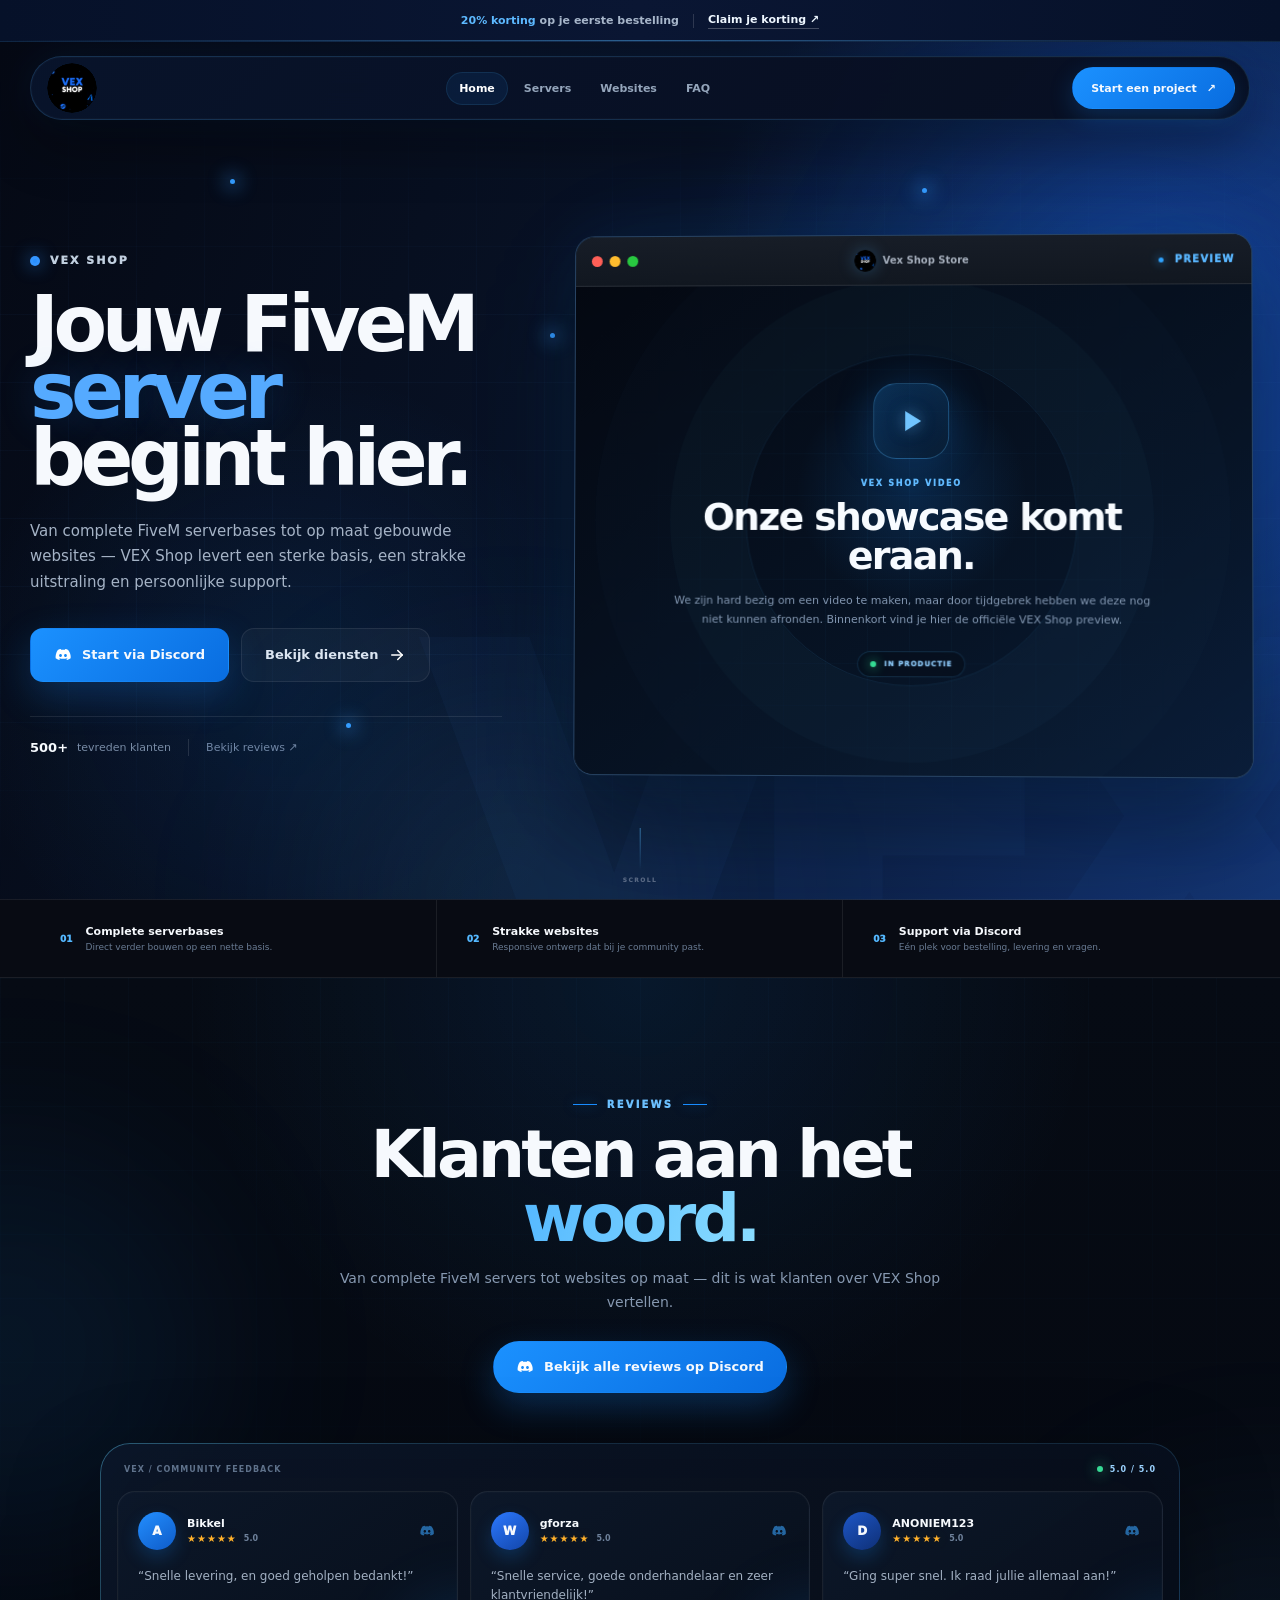
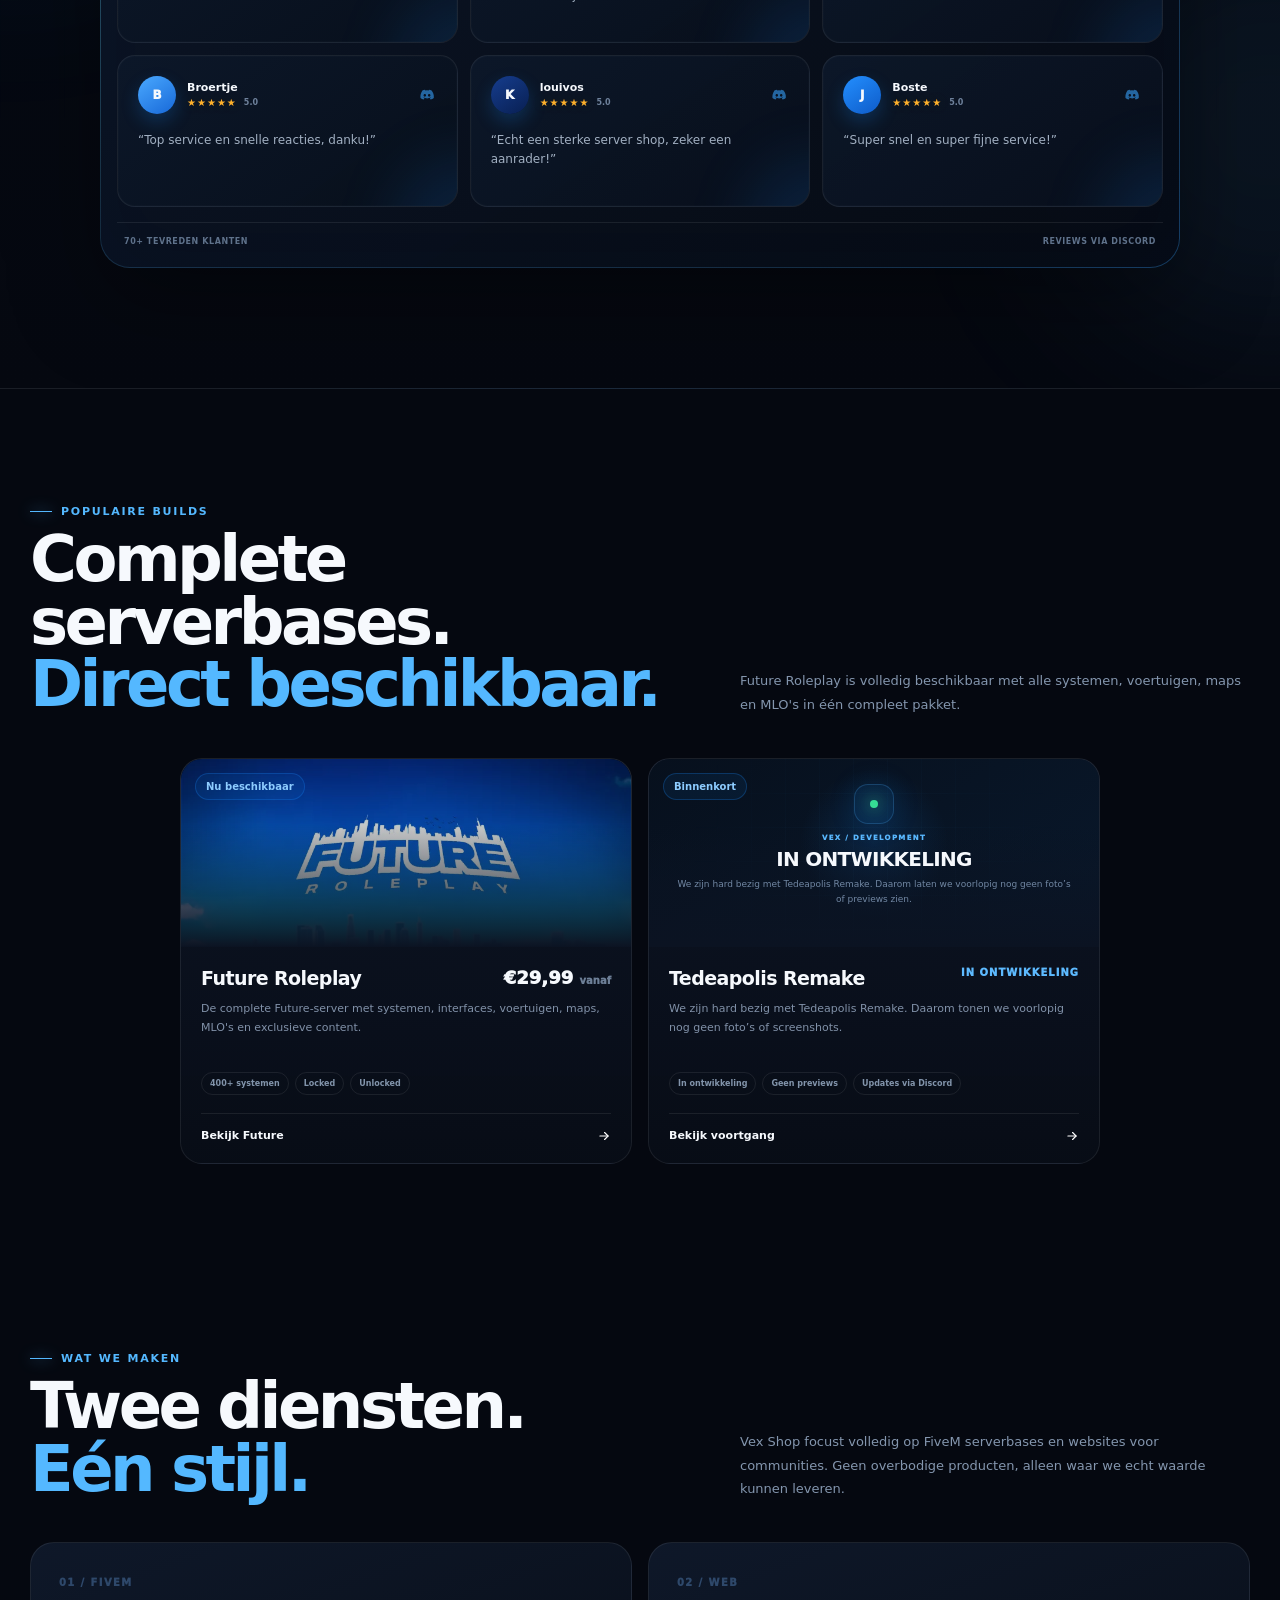
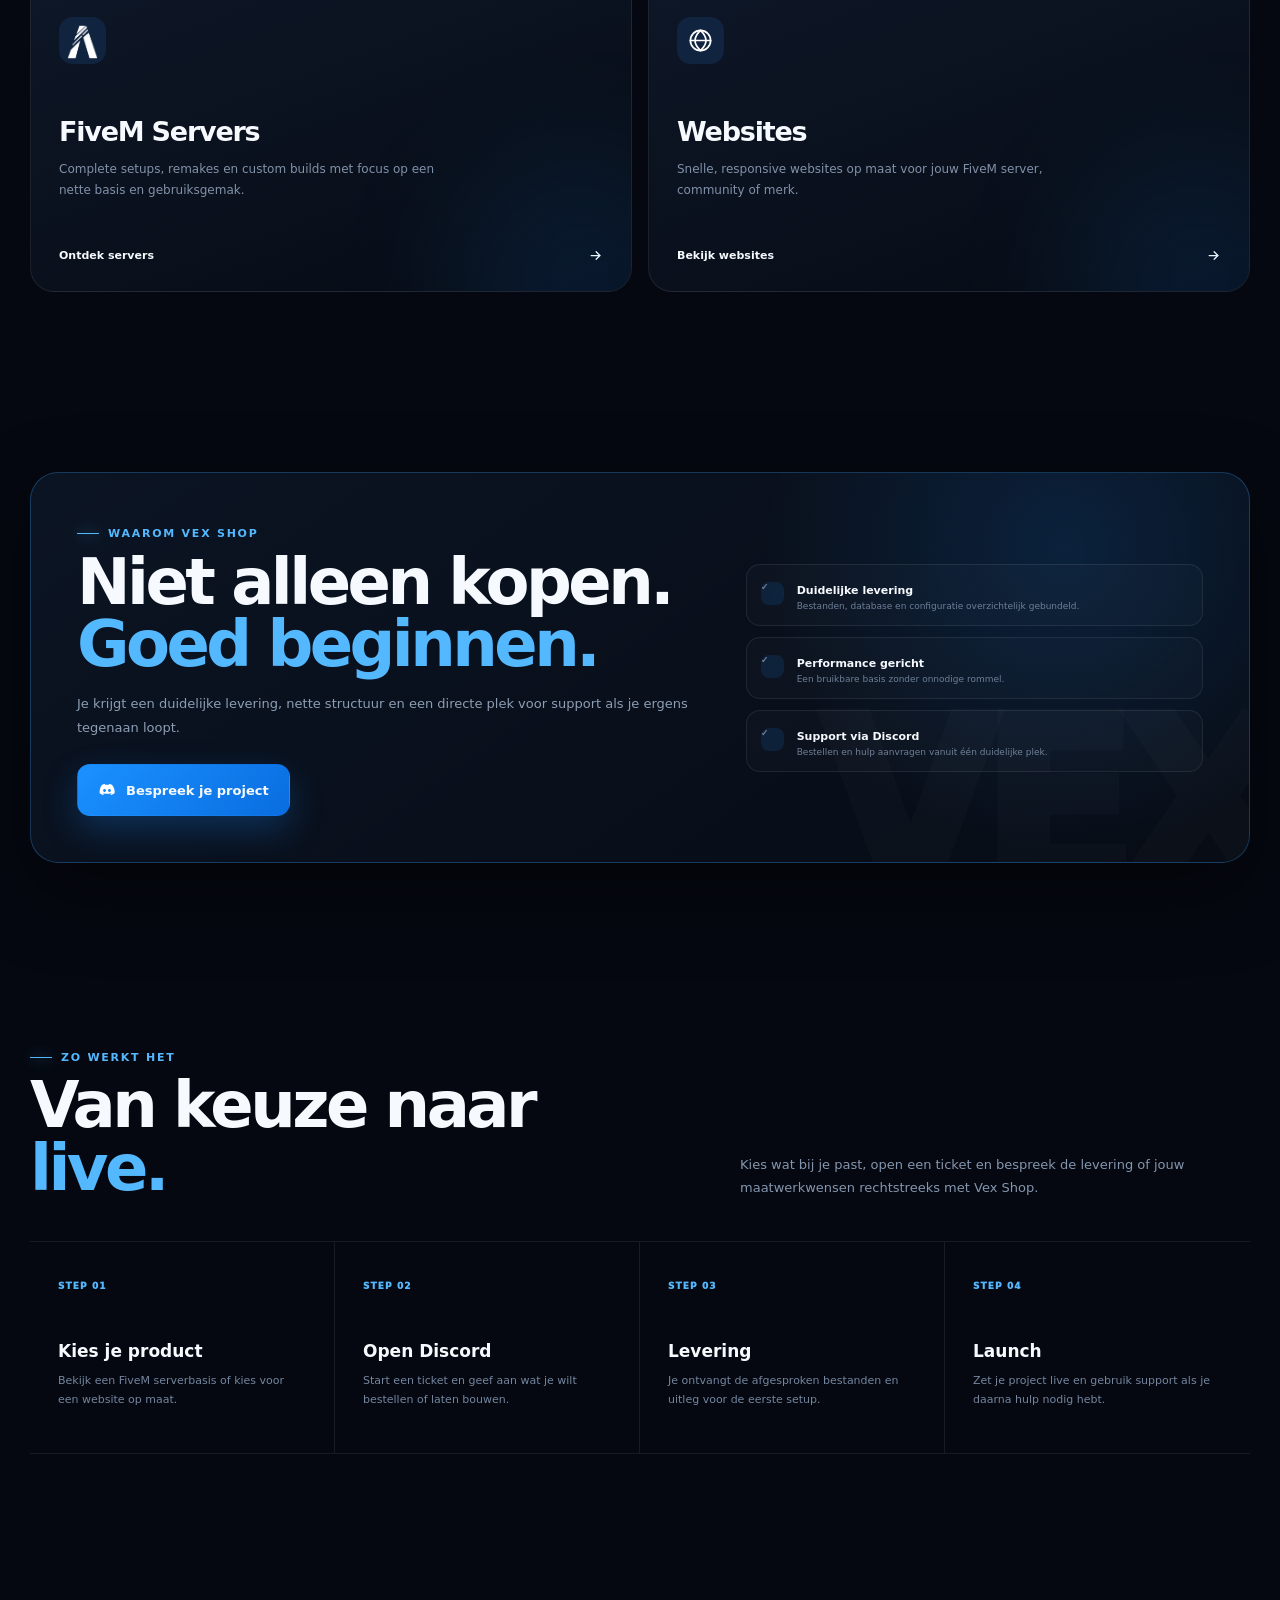
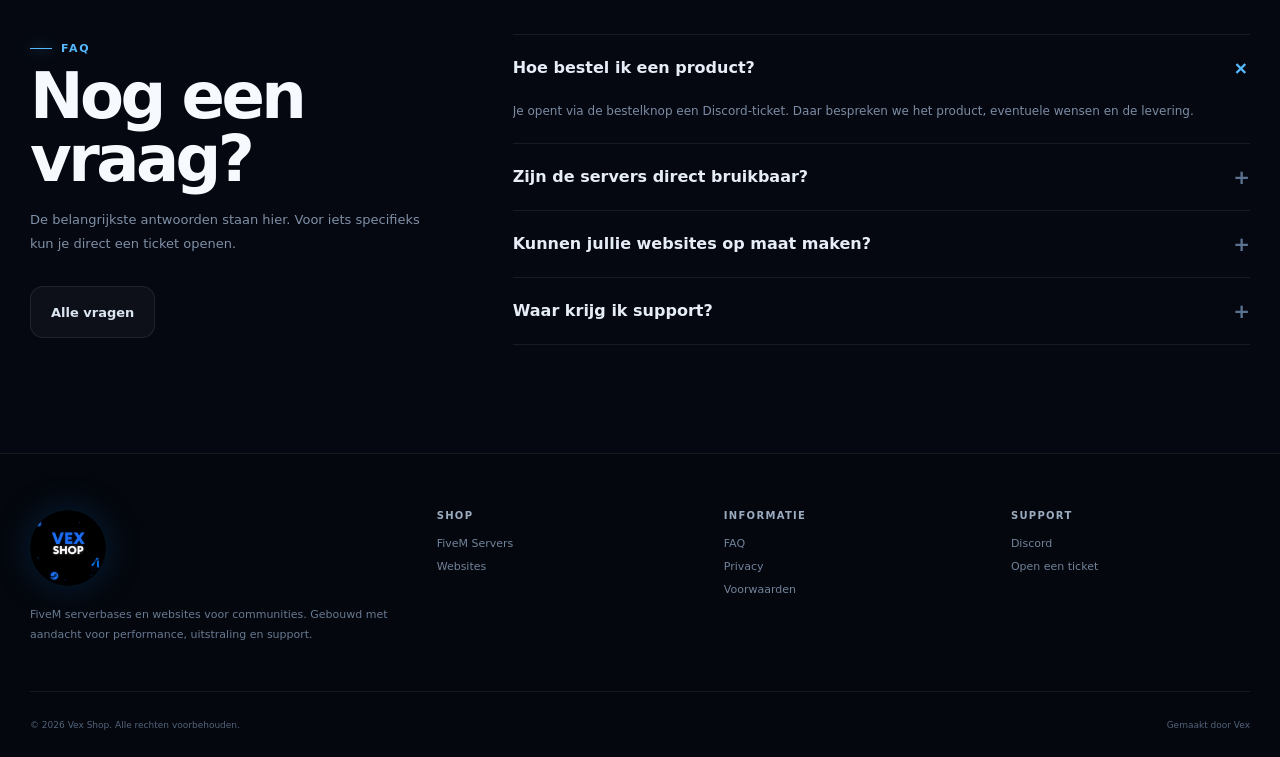
<file: index.html>
<!DOCTYPE html>

<html lang="nl"><head><meta charset="utf-8"/><meta content="width=device-width,initial-scale=1" name="viewport"/><meta content="#050810" name="theme-color"/><meta content="Vex Shop — premium FiveM servers en websites voor communities." name="description"/><title>Vex Shop — FiveM Servers &amp; Websites</title><link href="assets/images/favicon.png" rel="icon" type="image/png"/><link href="assets/styles/vex-shop-2026.css?v=4" rel="stylesheet"/>
<style id="vex-critical">
html,body{margin:0;min-height:100%;background:#050810;color:#f6f9fd}
img{max-width:100%;height:auto}
.brand-home{width:50px!important;height:50px!important;min-width:50px!important;display:grid!important;place-items:center!important;overflow:hidden!important;border-radius:50%!important}
.brand-home .brand-logo{width:50px!important;height:50px!important;max-width:50px!important;max-height:50px!important;object-fit:cover!important;border-radius:50%!important}
.footer-brand-logo{width:76px!important;height:76px!important;max-width:76px!important;max-height:76px!important;object-fit:cover!important;border-radius:50%!important}
.browser-brand-logo{width:22px!important;height:22px!important;max-width:22px!important;max-height:22px!important;object-fit:cover!important;border-radius:50%!important}
@media(max-width:700px){.brand-home,.brand-home .brand-logo{width:42px!important;height:42px!important;min-width:42px!important;max-width:42px!important;max-height:42px!important}.footer-brand-logo{width:68px!important;height:68px!important;max-width:68px!important;max-height:68px!important}}
</style>
</head><body><div class="promo-bar"><div class="container promo-inner"><span><strong>20% korting</strong> op je eerste bestelling</span><span class="promo-divider"></span><a href="https://discord.gg/faRsgqtxwW" rel="noopener" target="_blank">Claim je korting <span aria-hidden="true">↗</span></a></div></div>
<header class="navbar"><div class="container nav-inner"><a aria-label="Vex Shop home" class="brand brand-home" href="./"><img alt="Vex Shop" class="brand-logo" src="assets/images/vex-shop-logo.png?v=4"/></a><nav class="nav-links"><a class="nav-link active" href="./">Home</a><a class="nav-link" href="servers/">Servers</a><a class="nav-link" href="websites/">Websites</a><a class="nav-link" href="faq/">FAQ</a></nav><div class="nav-actions"><a class="btn btn-primary nav-project" href="https://discord.gg/faRsgqtxwW" rel="noopener" target="_blank">Start een project <span aria-hidden="true">↗</span></a><button aria-label="Menu openen" class="mobile-toggle"><span></span><span></span><span></span></button></div></div></header>
<main>
<section class="legacy-hero">
<div class="legacy-bg-grid"></div>
<div class="legacy-orb legacy-orb-a"></div>
<div class="legacy-orb legacy-orb-b"></div>
<div aria-hidden="true" class="legacy-particles"><i></i><i></i><i></i><i></i><i></i><i></i></div>
<div class="container legacy-wrap">
<div class="legacy-copy">
<div class="legacy-kicker reveal"><span class="legacy-kicker-dot"></span> VEX SHOP</div>
<h1 class="reveal delay-1">Jouw FiveM<br/><span>server</span><br/>begint hier.</h1>
<p class="reveal delay-2">Van complete FiveM serverbases tot op maat gebouwde websites — VEX Shop levert een sterke basis, een strakke uitstraling en persoonlijke support.</p>
<div class="legacy-actions reveal delay-3">
<a class="btn btn-primary legacy-discord" href="https://discord.gg/faRsgqtxwW" rel="noopener" target="_blank"><img alt="" aria-hidden="true" src="assets/icons/discord.svg"/> Start via Discord</a>
<a class="btn btn-secondary" href="servers/">Bekijk diensten <img alt="" src="assets/icons/arrow.svg"/></a>
</div>
<div class="legacy-trust reveal delay-3">
<strong>500+</strong><span>tevreden klanten</span><i></i><a href="#reviews">Bekijk reviews ↗</a>
</div>
</div>
<div class="legacy-browser-wrap reveal delay-2">
<div class="legacy-browser-glow"></div>
<div class="legacy-browser">
<div class="legacy-browser-bar">
<div class="browser-lights"><i></i><i></i><i></i></div>
<div class="browser-title"><img alt="" class="browser-brand-logo" src="assets/images/vex-shop-logo.png?v=4"/> <span>Vex Shop Store</span></div>
<div class="browser-preview"><i></i> PREVIEW</div>
</div>
<div class="legacy-browser-screen legacy-video-screen">
<div aria-label="Video preview komt binnenkort" class="video-coming-soon" role="status">
<div aria-hidden="true" class="video-coming-icon"><span></span></div>
<span class="video-coming-label">VEX SHOP VIDEO</span>
<h3>Onze showcase komt eraan.</h3>
<p>We zijn hard bezig om een video te maken, maar door tijdgebrek hebben we deze nog niet kunnen afronden. Binnenkort vind je hier de officiële VEX Shop preview.</p>
<div class="video-coming-status"><i></i> IN PRODUCTIE</div>
</div>
</div>
</div>
</div>
</div>
<div class="legacy-scroll"><span></span><small>SCROLL</small></div>
</section>
<section class="quick-strip"><div class="container quick-grid"><div><span>01</span><strong>Complete serverbases</strong><small>Direct verder bouwen op een nette basis.</small></div><div><span>02</span><strong>Strakke websites</strong><small>Responsive ontwerp dat bij je community past.</small></div><div><span>03</span><strong>Support via Discord</strong><small>Eén plek voor bestelling, levering en vragen.</small></div></div></section><section class="reviews-section" id="reviews">
<div class="reviews-glow reviews-glow-a"></div>
<div class="reviews-glow reviews-glow-b"></div>
<div class="container reviews-wrap">
<div class="reviews-head reveal">
<span class="reviews-kicker">REVIEWS</span>
<h2>Klanten aan het <span>woord.</span></h2>
<p>Van complete FiveM servers tot websites op maat — dit is wat klanten over VEX Shop vertellen.</p>
<a class="btn btn-primary reviews-cta" href="https://discord.gg/faRsgqtxwW" rel="noopener" target="_blank"><img alt="" aria-hidden="true" src="assets/icons/discord.svg"/> Bekijk alle reviews op Discord</a>
</div>
<div class="reviews-shell reveal delay-1">
<div class="reviews-shell-top"><span>VEX / COMMUNITY FEEDBACK</span><span><i></i> 5.0 / 5.0</span></div>
<div class="reviews-grid">
<article class="review-card"><div class="review-top"><div class="review-avatar">A</div><div><strong>Bikkel</strong><div class="review-rating"><span>★★★★★</span><small>5.0</small></div></div><img alt="Discord" src="assets/icons/discord.svg"/></div><p>“Snelle levering, en goed geholpen bedankt!”</p></article>
<article class="review-card"><div class="review-top"><div class="review-avatar alt">W</div><div><strong>gforza</strong><div class="review-rating"><span>★★★★★</span><small>5.0</small></div></div><img alt="Discord" src="assets/icons/discord.svg"/></div><p>“Snelle service, goede onderhandelaar en zeer klantvriendelijk!”</p></article>
<article class="review-card"><div class="review-top"><div class="review-avatar dark">D</div><div><strong>ANONIEM123</strong><div class="review-rating"><span>★★★★★</span><small>5.0</small></div></div><img alt="Discord" src="assets/icons/discord.svg"/></div><p>“Ging super snel. Ik raad jullie allemaal aan!”</p></article>
<article class="review-card"><div class="review-top"><div class="review-avatar alt2">B</div><div><strong>Broertje</strong><div class="review-rating"><span>★★★★★</span><small>5.0</small></div></div><img alt="Discord" src="assets/icons/discord.svg"/></div><p>“Top service en snelle reacties, danku!”</p></article>
<article class="review-card"><div class="review-top"><div class="review-avatar dark2">K</div><div><strong>louivos</strong><div class="review-rating"><span>★★★★★</span><small>5.0</small></div></div><img alt="Discord" src="assets/icons/discord.svg"/></div><p>“Echt een sterke server shop, zeker een aanrader!”</p></article>
<article class="review-card"><div class="review-top"><div class="review-avatar">J</div><div><strong>Boste</strong><div class="review-rating"><span>★★★★★</span><small>5.0</small></div></div><img alt="Discord" src="assets/icons/discord.svg"/></div><p>“Super snel en super fijne service!”</p></article>
</div>
<div class="reviews-shell-foot"><span>70+ tevreden klanten</span><span>Reviews via Discord</span></div>
</div>
</div>
</section>
<section class="section"><div class="container"><div class="section-head reveal"><div><span class="eyebrow">Populaire builds</span><h2>Complete serverbases.<br/><span class="blue">Direct beschikbaar.</span></h2></div><p>Future Roleplay is volledig beschikbaar met alle systemen, voertuigen, maps en MLO's in één compleet pakket.</p></div>
<div class="product-grid dev-two-grid">
<a class="product-card reveal delay-2" href="server-future/"><div class="product-media"><img alt="Future Roleplay Server" src="assets/images/future/brand-assets/eddd3b89-cc91-42ac-a00a-0a5f1907aeb3.png"/><span class="badge blue product-badge">Nu beschikbaar</span></div><div class="product-body"><div class="product-top"><h3>Future Roleplay</h3><div class="price">€29,99 <small>vanaf</small></div></div><p>De complete Future-server met systemen, interfaces, voertuigen, maps, MLO's en exclusieve content.</p><div class="product-tags"><span class="tag">400+ systemen</span><span class="tag">Locked</span><span class="tag">Unlocked</span></div><span class="card-link">Bekijk Future <img alt="" src="assets/icons/arrow.svg"/></span></div></a>
<a class="product-card reveal delay-3" href="server-tedeapolis/"><div class="product-media product-media-coming"><div class="dev-media-inner"><span class="dev-pulse"><i></i></span><small>VEX / DEVELOPMENT</small><strong>IN ONTWIKKELING</strong><p>We zijn hard bezig met Tedeapolis Remake. Daarom laten we voorlopig nog geen foto’s of previews zien.</p></div><span class="badge blue product-badge">Binnenkort</span></div><div class="product-body"><div class="product-top"><h3>Tedeapolis Remake</h3><div class="dev-price">In ontwikkeling</div></div><p>We zijn hard bezig met Tedeapolis Remake. Daarom tonen we voorlopig nog geen foto’s of screenshots.</p><div class="product-tags"><span class="tag">In ontwikkeling</span><span class="tag">Geen previews</span><span class="tag">Updates via Discord</span></div><span class="card-link">Bekijk voortgang <img alt="" src="assets/icons/arrow.svg"/></span></div></a>
</div></div></section>
<section class="section section-sm"><div class="container"><div class="section-head reveal"><div><span class="eyebrow">Wat we maken</span><h2>Twee diensten.<br/><span class="blue">Eén stijl.</span></h2></div><p>Vex Shop focust volledig op FiveM serverbases en websites voor communities. Geen overbodige producten, alleen waar we echt waarde kunnen leveren.</p></div><div class="service-grid service-grid-two"><a class="service-card reveal" href="servers/"><span class="service-index">01 / FIVEM</span><div class="service-icon service-icon-image"><img alt="FiveM" src="assets/images/fivem-logo-white.png"/></div><h3>FiveM Servers</h3><p>Complete setups, remakes en custom builds met focus op een nette basis en gebruiksgemak.</p><span class="service-link">Ontdek servers <img alt="" src="assets/icons/arrow.svg"/></span></a><a class="service-card reveal delay-1" href="websites/"><span class="service-index">02 / WEB</span><div class="service-icon service-icon-image"><img alt="Websites" src="assets/icons/web-globe.svg"/></div><h3>Websites</h3><p>Snelle, responsive websites op maat voor jouw FiveM server, community of merk.</p><span class="service-link">Bekijk websites <img alt="" src="assets/icons/arrow.svg"/></span></a></div></div></section>
<section class="section"><div class="container"><div class="feature-banner reveal"><div><span class="eyebrow">Waarom Vex Shop</span><h2>Niet alleen kopen.<br/><span class="blue">Goed beginnen.</span></h2><p>Je krijgt een duidelijke levering, nette structuur en een directe plek voor support als je ergens tegenaan loopt.</p><div style="margin-top:25px"><a class="btn btn-primary" href="https://discord.gg/faRsgqtxwW" rel="noopener" target="_blank"><img alt="" aria-hidden="true" src="assets/icons/discord.svg"/> Bespreek je project</a></div></div><div class="feature-list"><div class="feature-row"><span class="check">✓</span><div><strong>Duidelijke levering</strong><span>Bestanden, database en configuratie overzichtelijk gebundeld.</span></div></div><div class="feature-row"><span class="check">✓</span><div><strong>Performance gericht</strong><span>Een bruikbare basis zonder onnodige rommel.</span></div></div><div class="feature-row"><span class="check">✓</span><div><strong>Support via Discord</strong><span>Bestellen en hulp aanvragen vanuit één duidelijke plek.</span></div></div></div></div></div></section>
<section class="section-sm"><div class="container"><div class="section-head reveal"><div><span class="eyebrow">Zo werkt het</span><h2>Van keuze naar<br/><span class="blue">live.</span></h2></div><p>Kies wat bij je past, open een ticket en bespreek de levering of jouw maatwerkwensen rechtstreeks met Vex Shop.</p></div><div class="process-grid reveal"><div class="process-step"><span class="step-num">STEP 01</span><h3>Kies je product</h3><p>Bekijk een FiveM serverbasis of kies voor een website op maat.</p></div><div class="process-step"><span class="step-num">STEP 02</span><h3>Open Discord</h3><p>Start een ticket en geef aan wat je wilt bestellen of laten bouwen.</p></div><div class="process-step"><span class="step-num">STEP 03</span><h3>Levering</h3><p>Je ontvangt de afgesproken bestanden en uitleg voor de eerste setup.</p></div><div class="process-step"><span class="step-num">STEP 04</span><h3>Launch</h3><p>Zet je project live en gebruik support als je daarna hulp nodig hebt.</p></div></div></div></section>
<section class="section"><div class="container faq-grid"><div class="faq-intro reveal"><span class="eyebrow">FAQ</span><h2>Nog een<br/>vraag?</h2><p>De belangrijkste antwoorden staan hier. Voor iets specifieks kun je direct een ticket openen.</p><a class="btn btn-secondary" href="faq/" style="margin-top:18px">Alle vragen</a></div><div class="faq-list reveal delay-1"><div class="faq-item open"><button class="faq-q"><span>Hoe bestel ik een product?</span><span>+</span></button><div class="faq-a">Je opent via de bestelknop een Discord-ticket. Daar bespreken we het product, eventuele wensen en de levering.</div></div><div class="faq-item"><button class="faq-q"><span>Zijn de servers direct bruikbaar?</span><span>+</span></button><div class="faq-a">De serverpakketten zijn bedoeld als complete basis en worden geleverd met de relevante bestanden en database. Je eigen branding en configuratie kun je daarna aanpassen.</div></div><div class="faq-item"><button class="faq-q"><span>Kunnen jullie websites op maat maken?</span><span>+</span></button><div class="faq-a">Ja. Open een ticket en stuur je voorbeelden, gewenste pagina’s en functies. Daarna kan er een passende offerte worden gemaakt.</div></div><div class="faq-item"><button class="faq-q"><span>Waar krijg ik support?</span><span>+</span></button><div class="faq-a">Support verloopt via de officiële Vex Shop Discord zodat vragen en oplossingen overzichtelijk bij elkaar blijven.</div></div></div></div></section>
</main><footer class="footer"><div class="container"><div class="footer-grid"><div><a aria-label="Vex Shop home" class="brand footer-brand" href="./"><img alt="Vex Shop" class="footer-brand-logo" src="assets/images/vex-shop-logo.png?v=4"/></a><p>FiveM serverbases en websites voor communities. Gebouwd met aandacht voor performance, uitstraling en support.</p></div><div><h4>Shop</h4><div class="footer-links"><a href="servers/">FiveM Servers</a><a href="websites/">Websites</a></div></div><div><h4>Informatie</h4><div class="footer-links"><a href="faq/">FAQ</a><a href="privacy/">Privacy</a><a href="terms/">Voorwaarden</a></div></div><div><h4>Support</h4><div class="footer-links"><a href="https://discord.gg/faRsgqtxwW" rel="noopener" target="_blank">Discord</a><a href="https://discord.gg/faRsgqtxwW" rel="noopener" target="_blank">Open een ticket</a></div></div></div><div class="footer-bottom"><span>© 2026 Vex Shop. Alle rechten voorbehouden.</span><span>Gemaakt door Vex</span></div></div></footer><script src="assets/js/vex-shop-2026.js?v=4"></script></body></html>
</file>
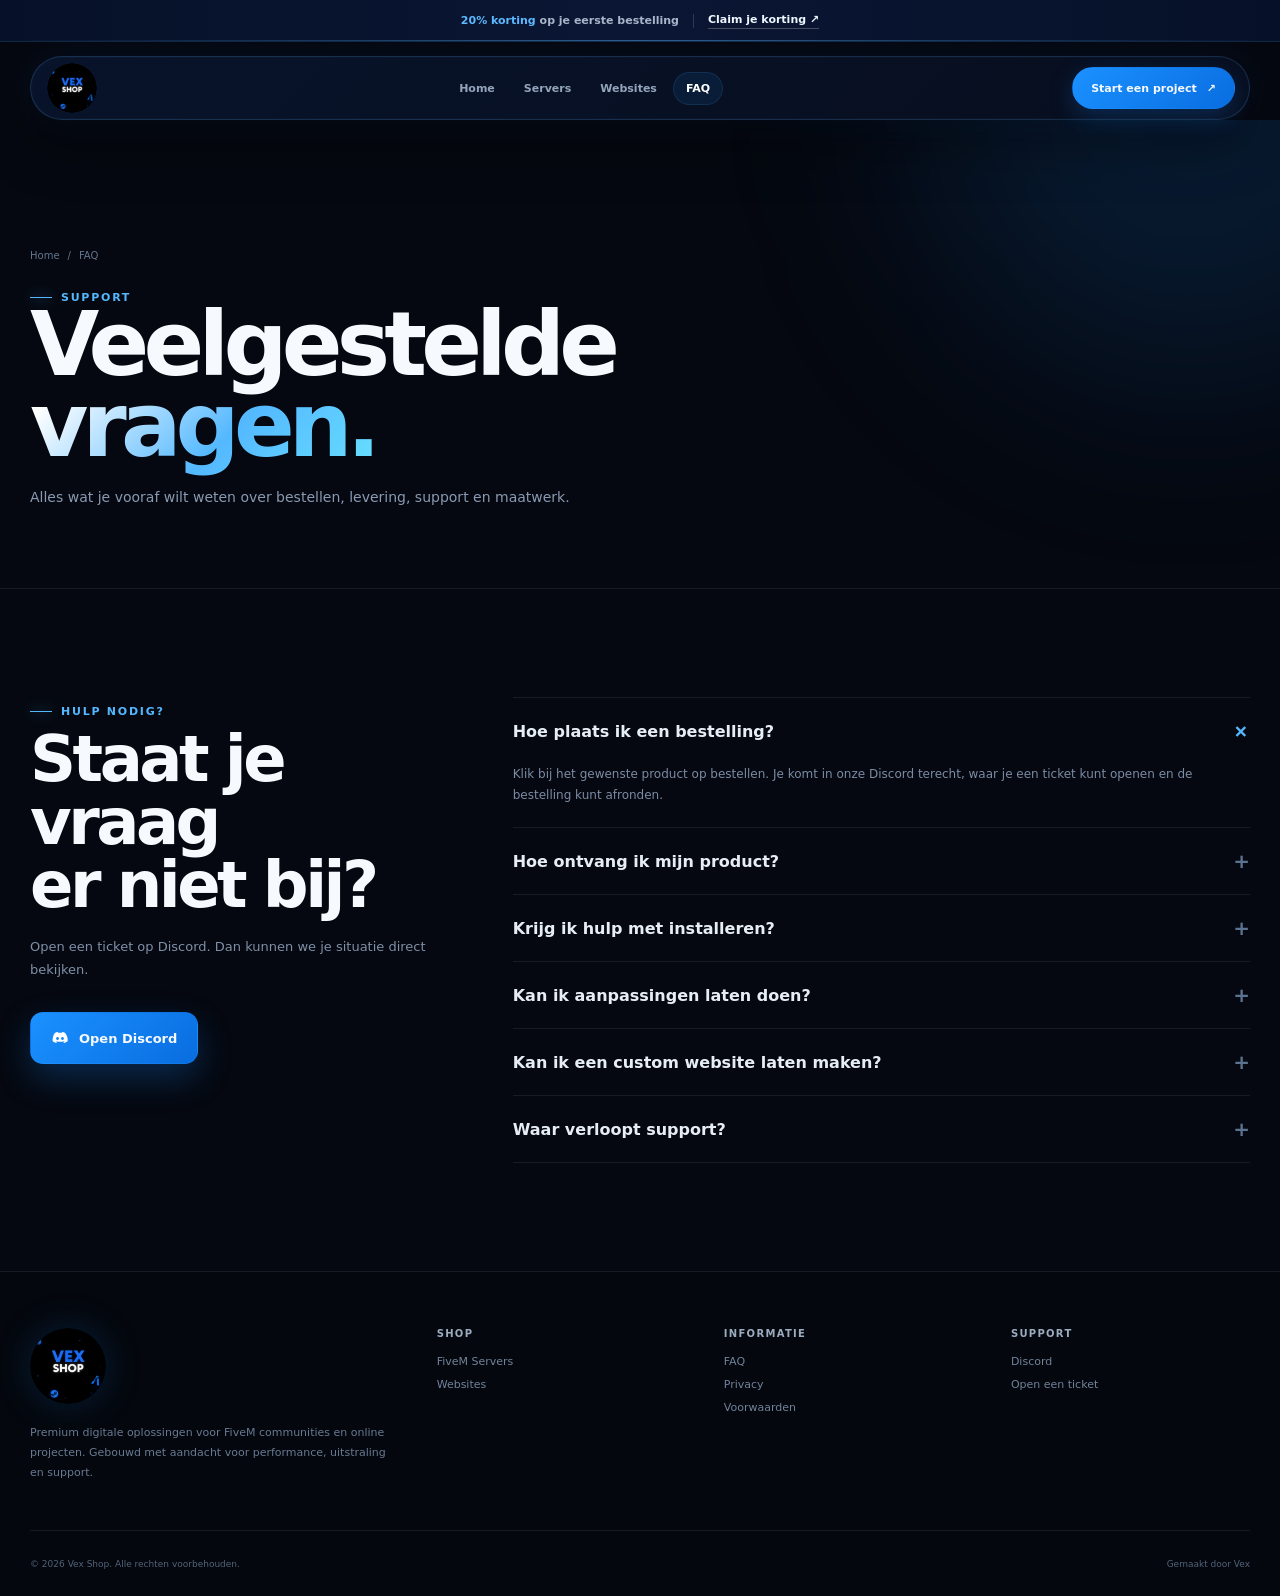
<file: faq/index.html>
<!DOCTYPE html>

<html lang="nl"><head><meta charset="utf-8"/><meta content="width=device-width,initial-scale=1" name="viewport"/><meta content="#07101e" name="theme-color"/><meta content="Vex Shop - Premium FiveM servers en websites voor communities." name="description"/><title>FAQ — Vex Shop</title><link href="../assets/images/favicon.png" rel="icon" type="image/png"/><link href="../assets/styles/vex-shop-2026.css?v=4" rel="stylesheet"/>
<style id="vex-critical">
html,body{margin:0;min-height:100%;background:#050810;color:#f6f9fd}
img{max-width:100%;height:auto}
.brand-home{width:50px!important;height:50px!important;min-width:50px!important;display:grid!important;place-items:center!important;overflow:hidden!important;border-radius:50%!important}
.brand-home .brand-logo{width:50px!important;height:50px!important;max-width:50px!important;max-height:50px!important;object-fit:cover!important;border-radius:50%!important}
.footer-brand-logo{width:76px!important;height:76px!important;max-width:76px!important;max-height:76px!important;object-fit:cover!important;border-radius:50%!important}
.browser-brand-logo{width:22px!important;height:22px!important;max-width:22px!important;max-height:22px!important;object-fit:cover!important;border-radius:50%!important}
@media(max-width:700px){.brand-home,.brand-home .brand-logo{width:42px!important;height:42px!important;min-width:42px!important;max-width:42px!important;max-height:42px!important}.footer-brand-logo{width:68px!important;height:68px!important;max-width:68px!important;max-height:68px!important}}
</style>
</head><body><div class="promo-bar"><div class="container promo-inner"><span><strong>20% korting</strong> op je eerste bestelling</span><span class="promo-divider"></span><a href="https://discord.gg/faRsgqtxwW" rel="noopener" target="_blank">Claim je korting <span aria-hidden="true">↗</span></a></div></div>
<header class="navbar"><div class="container nav-inner"><a aria-label="Vex Shop home" class="brand brand-home" href="../"><img alt="Vex Shop" class="brand-logo" src="../assets/images/vex-shop-logo.png?v=4"/></a><nav class="nav-links"><a class="nav-link" href="../">Home</a><a class="nav-link" href="../servers/">Servers</a><a class="nav-link" href="../websites/">Websites</a><a class="nav-link active" href="../faq/">FAQ</a></nav><div class="nav-actions"><a class="btn btn-primary nav-project" href="https://discord.gg/faRsgqtxwW" rel="noopener" target="_blank">Start een project <span aria-hidden="true">↗</span></a><button aria-label="Menu openen" class="mobile-toggle"><span></span><span></span><span></span></button></div></div></header>
<main>
<section class="page-hero"><div class="container reveal"><div class="breadcrumb"><a href="../">Home</a><span>/</span><span>FAQ</span></div><span class="eyebrow">Support</span><h1>Veelgestelde<br/><span class="grad">vragen.</span></h1><p>Alles wat je vooraf wilt weten over bestellen, levering, support en maatwerk.</p></div></section>
<section class="section"><div class="container faq-grid">
<div class="faq-intro reveal"><span class="eyebrow">Hulp nodig?</span><h2>Staat je vraag<br/>er niet bij?</h2><p>Open een ticket op Discord. Dan kunnen we je situatie direct bekijken.</p><a class="btn btn-primary" href="https://discord.gg/faRsgqtxwW" rel="noopener" style="margin-top:18px" target="_blank"><img alt="" aria-hidden="true" src="../assets/icons/discord.svg"/> Open Discord</a></div>
<div class="faq-list reveal delay-1">
<div class="faq-item open"><button class="faq-q"><span>Hoe plaats ik een bestelling?</span><span>+</span></button><div class="faq-a">Klik bij het gewenste product op bestellen. Je komt in onze Discord terecht, waar je een ticket kunt openen en de bestelling kunt afronden.</div></div>
<div class="faq-item"><button class="faq-q"><span>Hoe ontvang ik mijn product?</span><span>+</span></button><div class="faq-a">Digitale producten worden na de afgesproken betaling en controle via de afgesproken levermethode verstrekt. Details worden in je ticket bevestigd.</div></div>
<div class="faq-item"><button class="faq-q"><span>Krijg ik hulp met installeren?</span><span>+</span></button><div class="faq-a">Bij onze serverproducten is support beschikbaar via Discord. De exacte ondersteuning kan per product of maatwerkopdracht verschillen.</div></div>
<div class="faq-item"><button class="faq-q"><span>Kan ik aanpassingen laten doen?</span><span>+</span></button><div class="faq-a">Ja. Open een ticket met je wensen. We kunnen dan bekijken wat mogelijk is en of daar extra maatwerk voor nodig is.</div></div>
<div class="faq-item"><button class="faq-q"><span>Kan ik een custom website laten maken?</span><span>+</span></button><div class="faq-a">Ja. Geef aan welke pagina’s, stijl en functionaliteiten je nodig hebt. Daarna kunnen we een passende offerte maken.</div></div>
<div class="faq-item"><button class="faq-q"><span>Waar verloopt support?</span><span>+</span></button><div class="faq-a">Support en bestellingen verlopen via de officiële Vex Shop Discord zodat communicatie en levering overzichtelijk blijven.</div></div>
</div></div></section></main><footer class="footer"><div class="container"><div class="footer-grid"><div><a aria-label="Vex Shop home" class="brand footer-brand" href="../"><img alt="Vex Shop" class="footer-brand-logo" src="../assets/images/vex-shop-logo.png?v=4"/></a><p>Premium digitale oplossingen voor FiveM communities en online projecten. Gebouwd met aandacht voor performance, uitstraling en support.</p></div><div><h4>Shop</h4><div class="footer-links"><a href="../servers/">FiveM Servers</a><a href="../websites/">Websites</a></div></div><div><h4>Informatie</h4><div class="footer-links"><a href="../faq/">FAQ</a><a href="../privacy/">Privacy</a><a href="../terms/">Voorwaarden</a></div></div><div><h4>Support</h4><div class="footer-links"><a href="https://discord.gg/faRsgqtxwW" rel="noopener" target="_blank">Discord</a><a href="https://discord.gg/faRsgqtxwW" rel="noopener" target="_blank">Open een ticket</a></div></div></div><div class="footer-bottom"><span>© 2026 Vex Shop. Alle rechten voorbehouden.</span><span>Gemaakt door Vex</span></div></div></footer><script src="../assets/js/vex-shop-2026.js?v=4"></script></body></html>
</file>
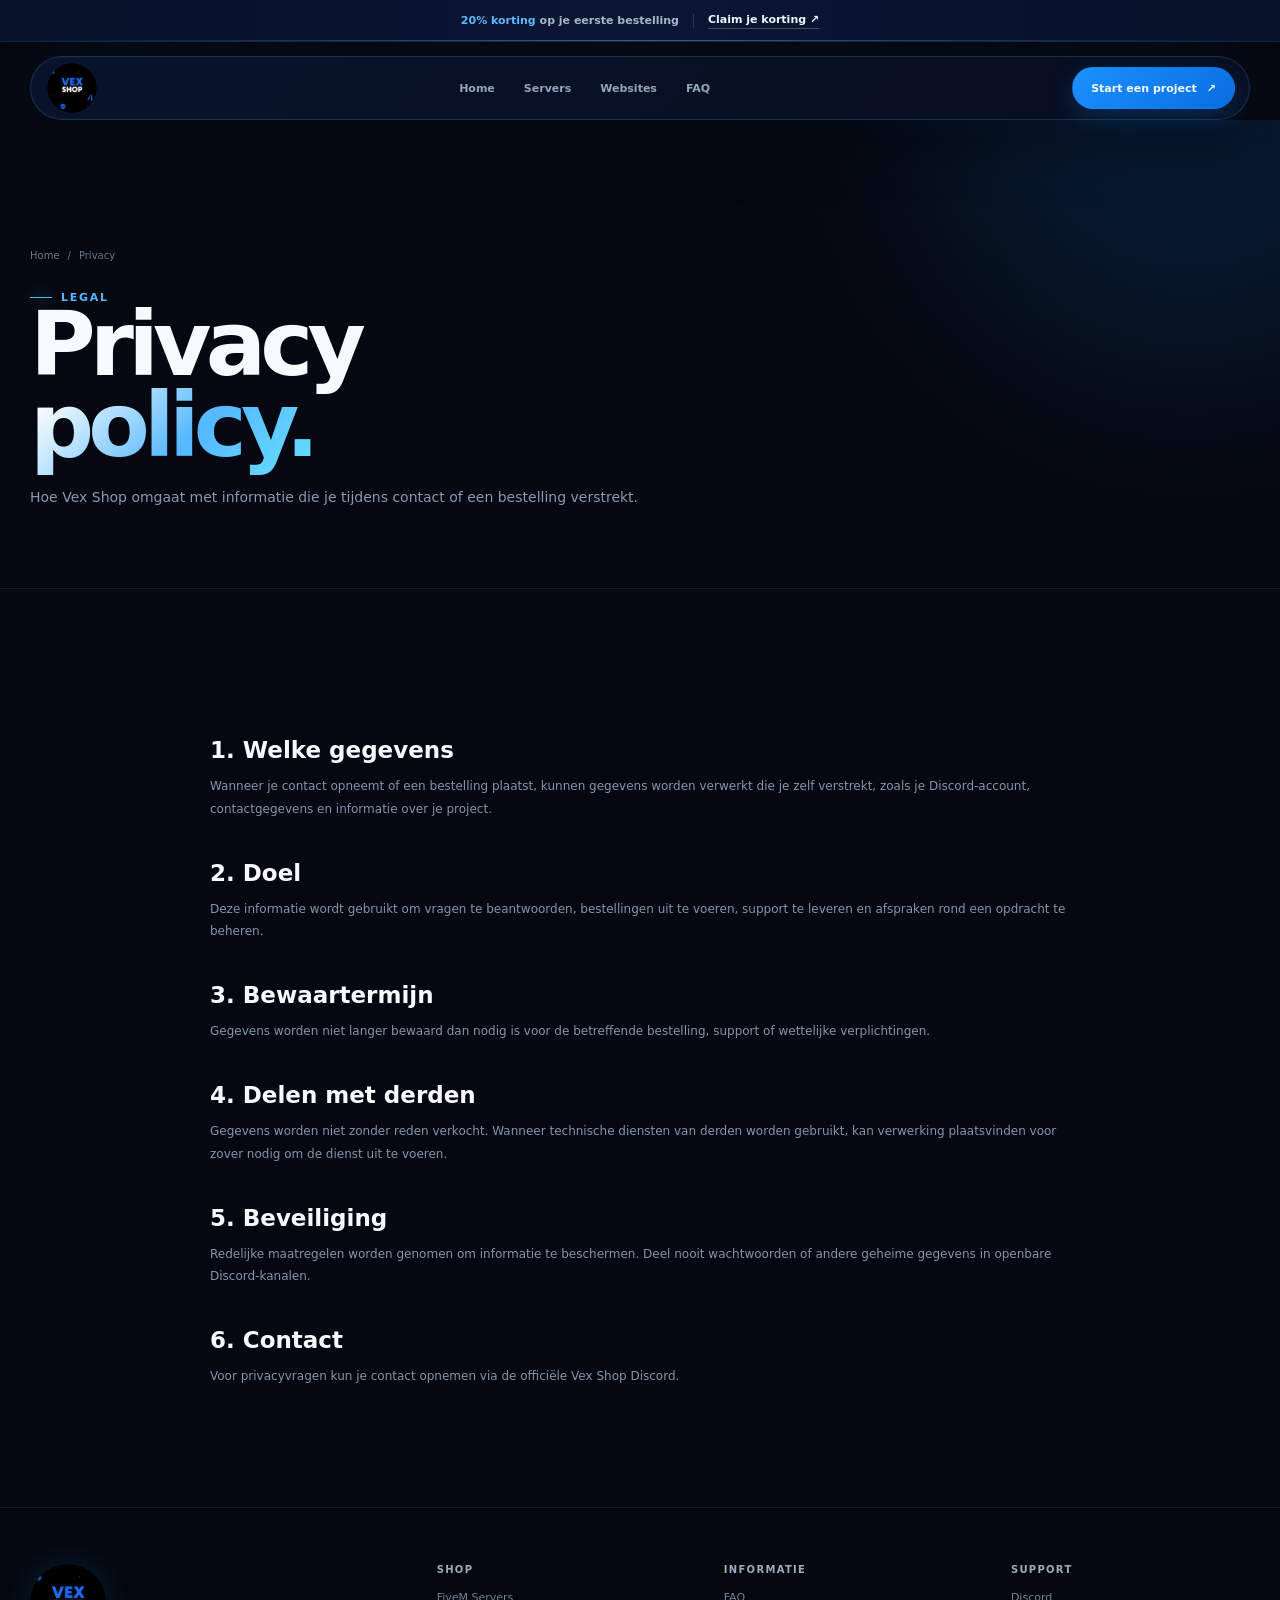
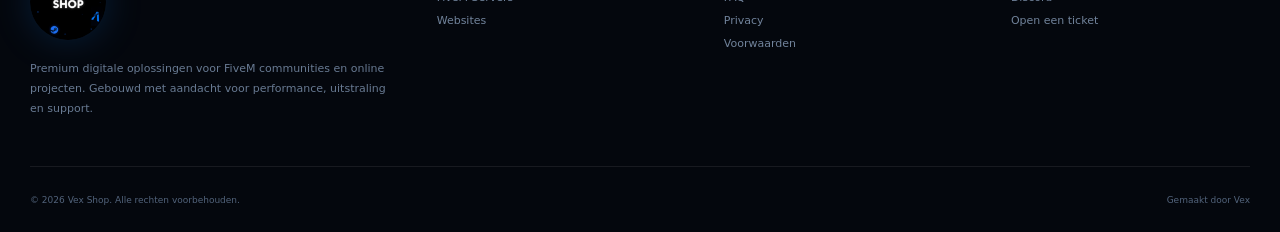
<file: privacy/index.html>
<!DOCTYPE html>

<html lang="nl"><head><meta charset="utf-8"/><meta content="width=device-width,initial-scale=1" name="viewport"/><meta content="#07101e" name="theme-color"/><meta content="Vex Shop - Premium FiveM servers en websites voor communities." name="description"/><title>Privacy — Vex Shop</title><link href="../assets/images/favicon.png" rel="icon" type="image/png"/><link href="../assets/styles/vex-shop-2026.css?v=4" rel="stylesheet"/>
<style id="vex-critical">
html,body{margin:0;min-height:100%;background:#050810;color:#f6f9fd}
img{max-width:100%;height:auto}
.brand-home{width:50px!important;height:50px!important;min-width:50px!important;display:grid!important;place-items:center!important;overflow:hidden!important;border-radius:50%!important}
.brand-home .brand-logo{width:50px!important;height:50px!important;max-width:50px!important;max-height:50px!important;object-fit:cover!important;border-radius:50%!important}
.footer-brand-logo{width:76px!important;height:76px!important;max-width:76px!important;max-height:76px!important;object-fit:cover!important;border-radius:50%!important}
.browser-brand-logo{width:22px!important;height:22px!important;max-width:22px!important;max-height:22px!important;object-fit:cover!important;border-radius:50%!important}
@media(max-width:700px){.brand-home,.brand-home .brand-logo{width:42px!important;height:42px!important;min-width:42px!important;max-width:42px!important;max-height:42px!important}.footer-brand-logo{width:68px!important;height:68px!important;max-width:68px!important;max-height:68px!important}}
</style>
</head><body><div class="promo-bar"><div class="container promo-inner"><span><strong>20% korting</strong> op je eerste bestelling</span><span class="promo-divider"></span><a href="https://discord.gg/faRsgqtxwW" rel="noopener" target="_blank">Claim je korting <span aria-hidden="true">↗</span></a></div></div>
<header class="navbar"><div class="container nav-inner"><a aria-label="Vex Shop home" class="brand brand-home" href="../"><img alt="Vex Shop" class="brand-logo" src="../assets/images/vex-shop-logo.png?v=4"/></a><nav class="nav-links"><a class="nav-link" href="../">Home</a><a class="nav-link" href="../servers/">Servers</a><a class="nav-link" href="../websites/">Websites</a><a class="nav-link" href="../faq/">FAQ</a></nav><div class="nav-actions"><a class="btn btn-primary nav-project" href="https://discord.gg/faRsgqtxwW" rel="noopener" target="_blank">Start een project <span aria-hidden="true">↗</span></a><button aria-label="Menu openen" class="mobile-toggle"><span></span><span></span><span></span></button></div></div></header>
<main><section class="page-hero"><div class="container reveal"><div class="breadcrumb"><a href="../">Home</a><span>/</span><span>Privacy</span></div><span class="eyebrow">Legal</span><h1>Privacy<br/><span class="grad">policy.</span></h1><p>Hoe Vex Shop omgaat met informatie die je tijdens contact of een bestelling verstrekt.</p></div></section>
<section class="section"><div class="container legal reveal"><h2>1. Welke gegevens</h2><p>Wanneer je contact opneemt of een bestelling plaatst, kunnen gegevens worden verwerkt die je zelf verstrekt, zoals je Discord-account, contactgegevens en informatie over je project.</p><h2>2. Doel</h2><p>Deze informatie wordt gebruikt om vragen te beantwoorden, bestellingen uit te voeren, support te leveren en afspraken rond een opdracht te beheren.</p><h2>3. Bewaartermijn</h2><p>Gegevens worden niet langer bewaard dan nodig is voor de betreffende bestelling, support of wettelijke verplichtingen.</p><h2>4. Delen met derden</h2><p>Gegevens worden niet zonder reden verkocht. Wanneer technische diensten van derden worden gebruikt, kan verwerking plaatsvinden voor zover nodig om de dienst uit te voeren.</p><h2>5. Beveiliging</h2><p>Redelijke maatregelen worden genomen om informatie te beschermen. Deel nooit wachtwoorden of andere geheime gegevens in openbare Discord-kanalen.</p><h2>6. Contact</h2><p>Voor privacyvragen kun je contact opnemen via de officiële Vex Shop Discord.</p></div></section></main><footer class="footer"><div class="container"><div class="footer-grid"><div><a aria-label="Vex Shop home" class="brand footer-brand" href="../"><img alt="Vex Shop" class="footer-brand-logo" src="../assets/images/vex-shop-logo.png?v=4"/></a><p>Premium digitale oplossingen voor FiveM communities en online projecten. Gebouwd met aandacht voor performance, uitstraling en support.</p></div><div><h4>Shop</h4><div class="footer-links"><a href="../servers/">FiveM Servers</a><a href="../websites/">Websites</a></div></div><div><h4>Informatie</h4><div class="footer-links"><a href="../faq/">FAQ</a><a href="../privacy/">Privacy</a><a href="../terms/">Voorwaarden</a></div></div><div><h4>Support</h4><div class="footer-links"><a href="https://discord.gg/faRsgqtxwW" rel="noopener" target="_blank">Discord</a><a href="https://discord.gg/faRsgqtxwW" rel="noopener" target="_blank">Open een ticket</a></div></div></div><div class="footer-bottom"><span>© 2026 Vex Shop. Alle rechten voorbehouden.</span><span>Gemaakt door Vex</span></div></div></footer><script src="../assets/js/vex-shop-2026.js?v=4"></script></body></html>
</file>
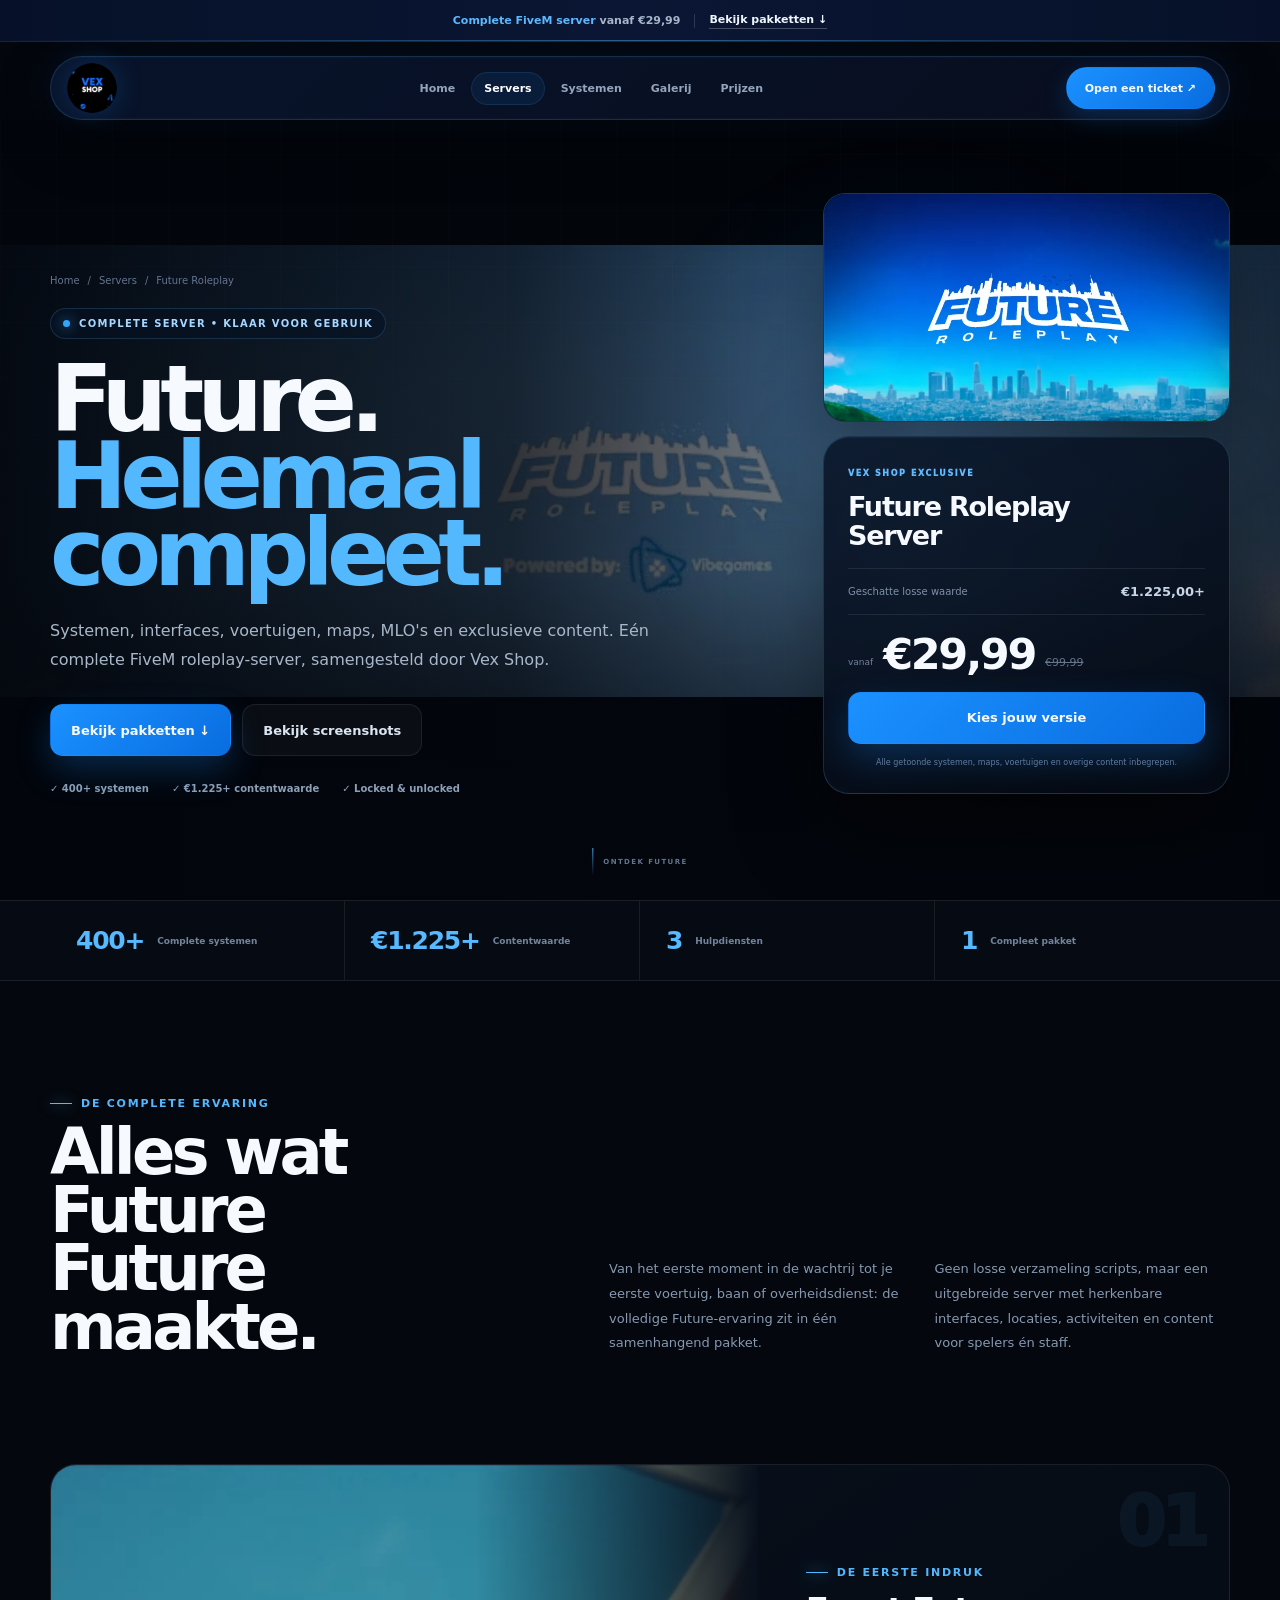
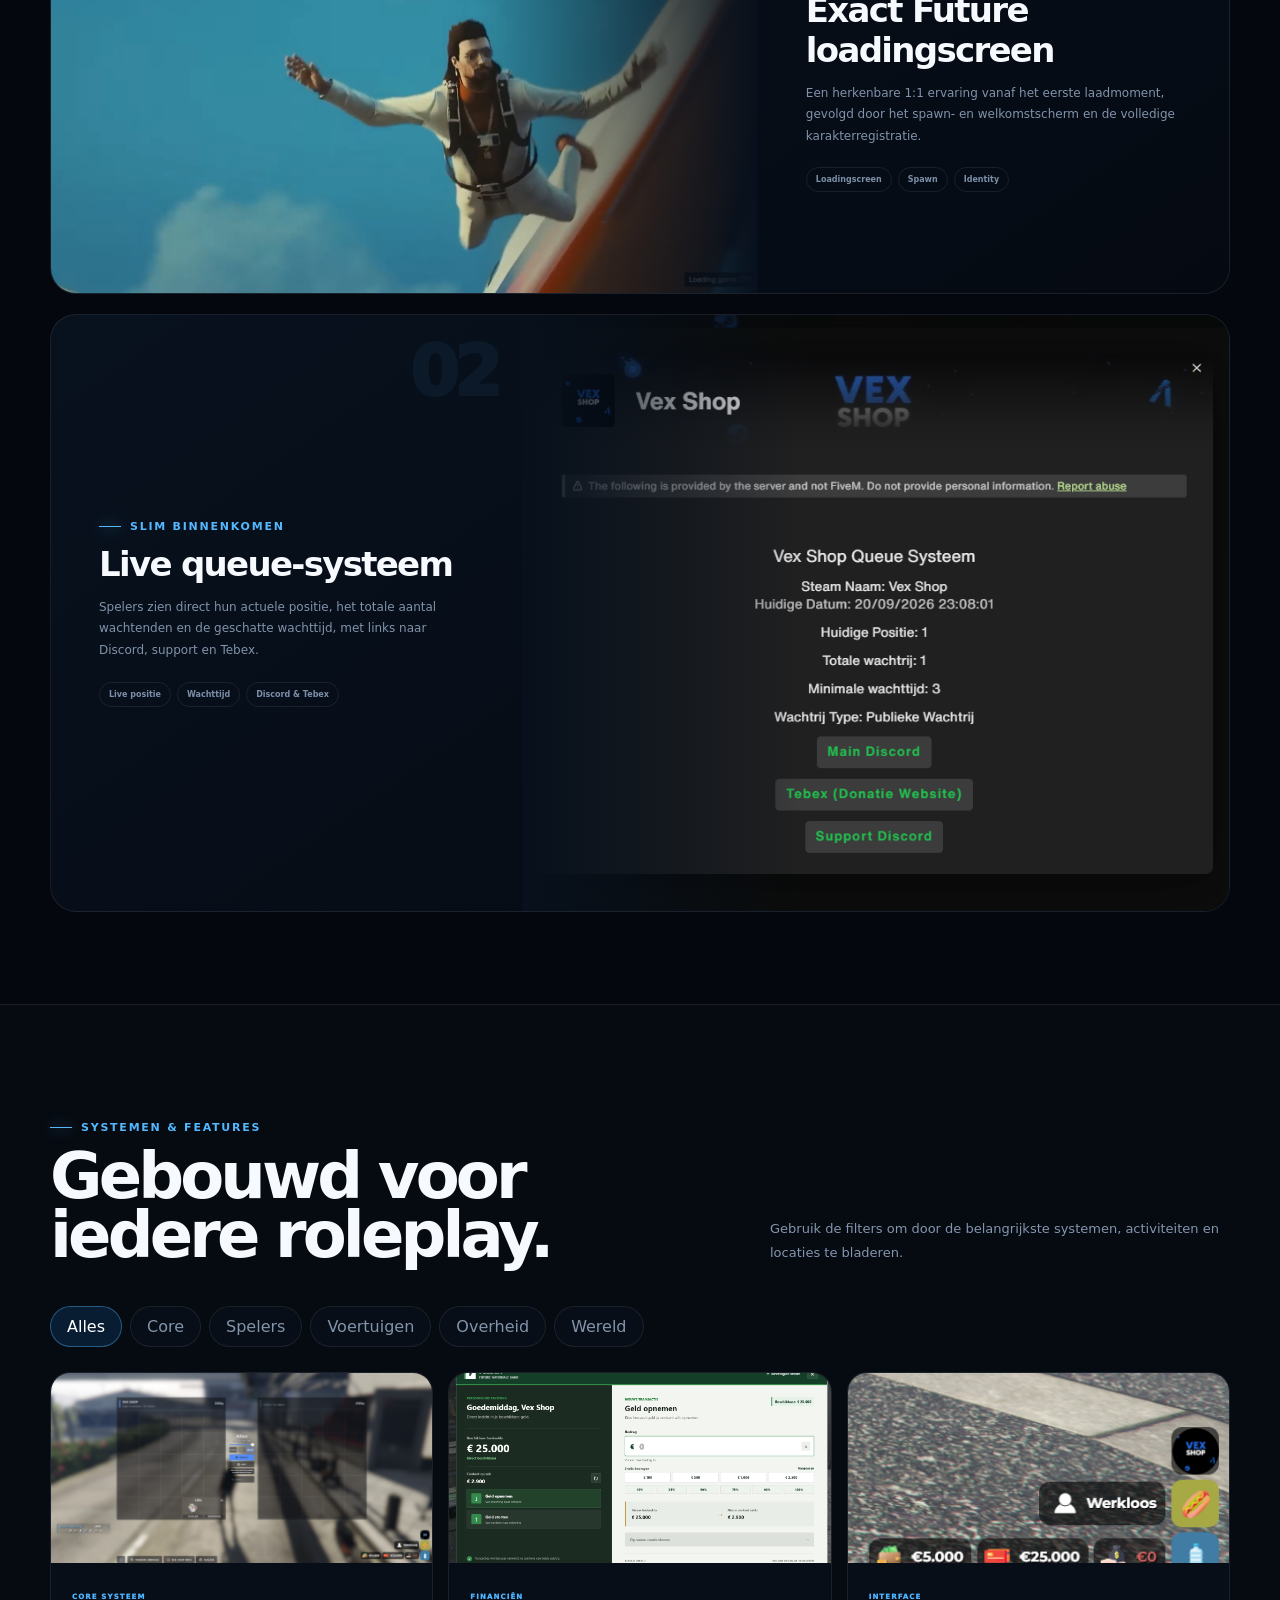
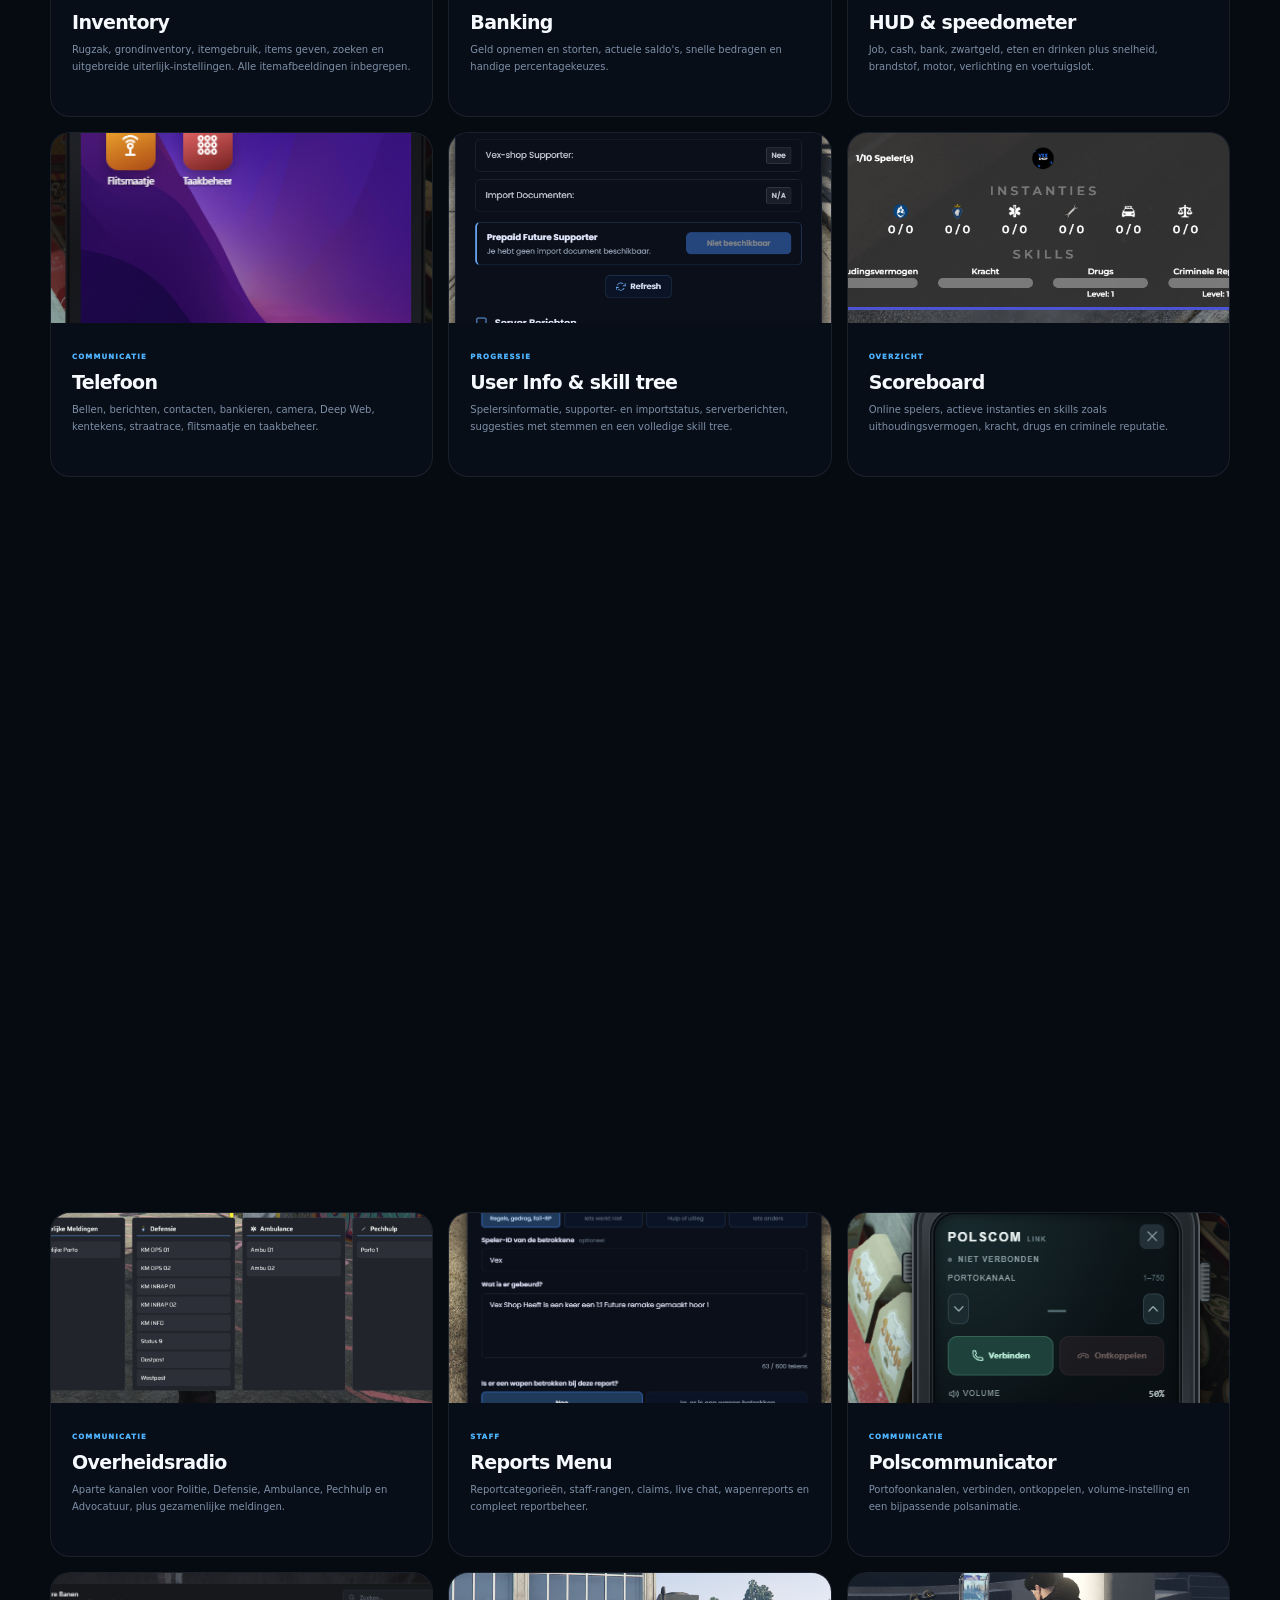
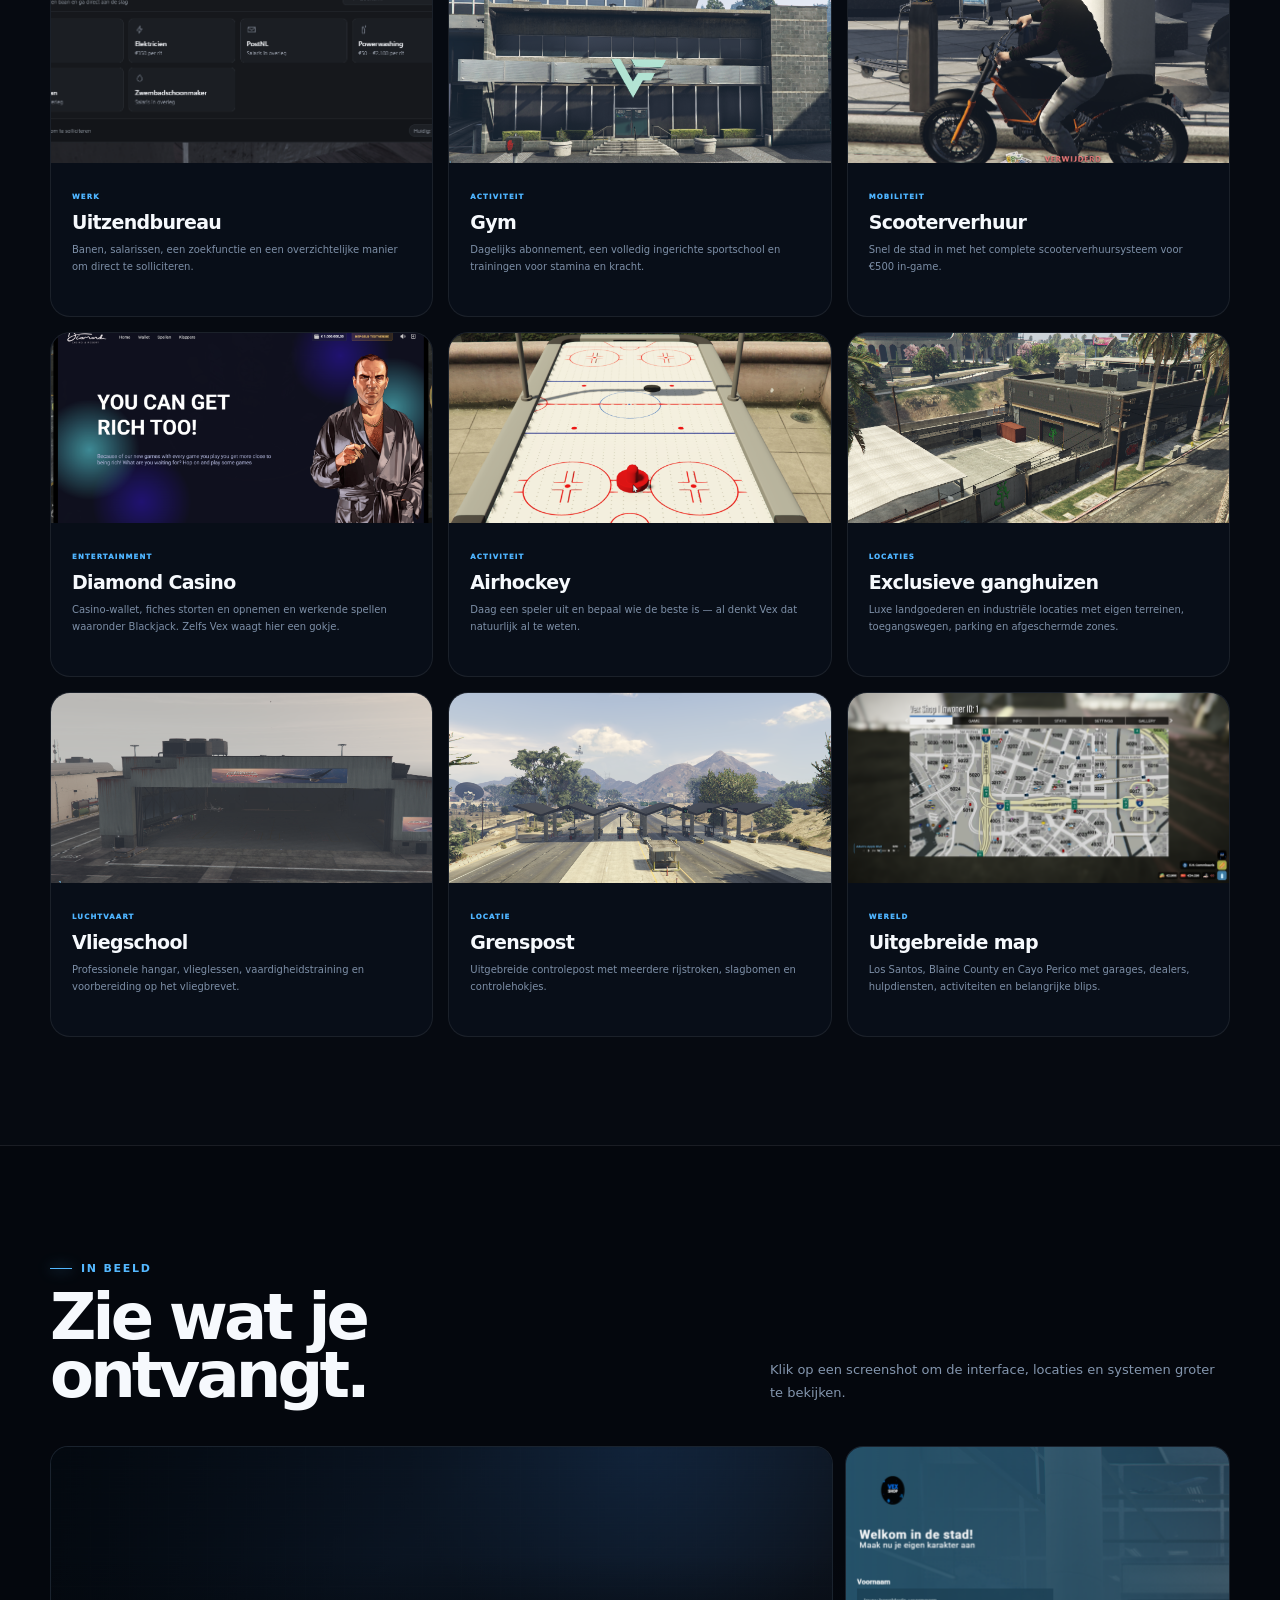
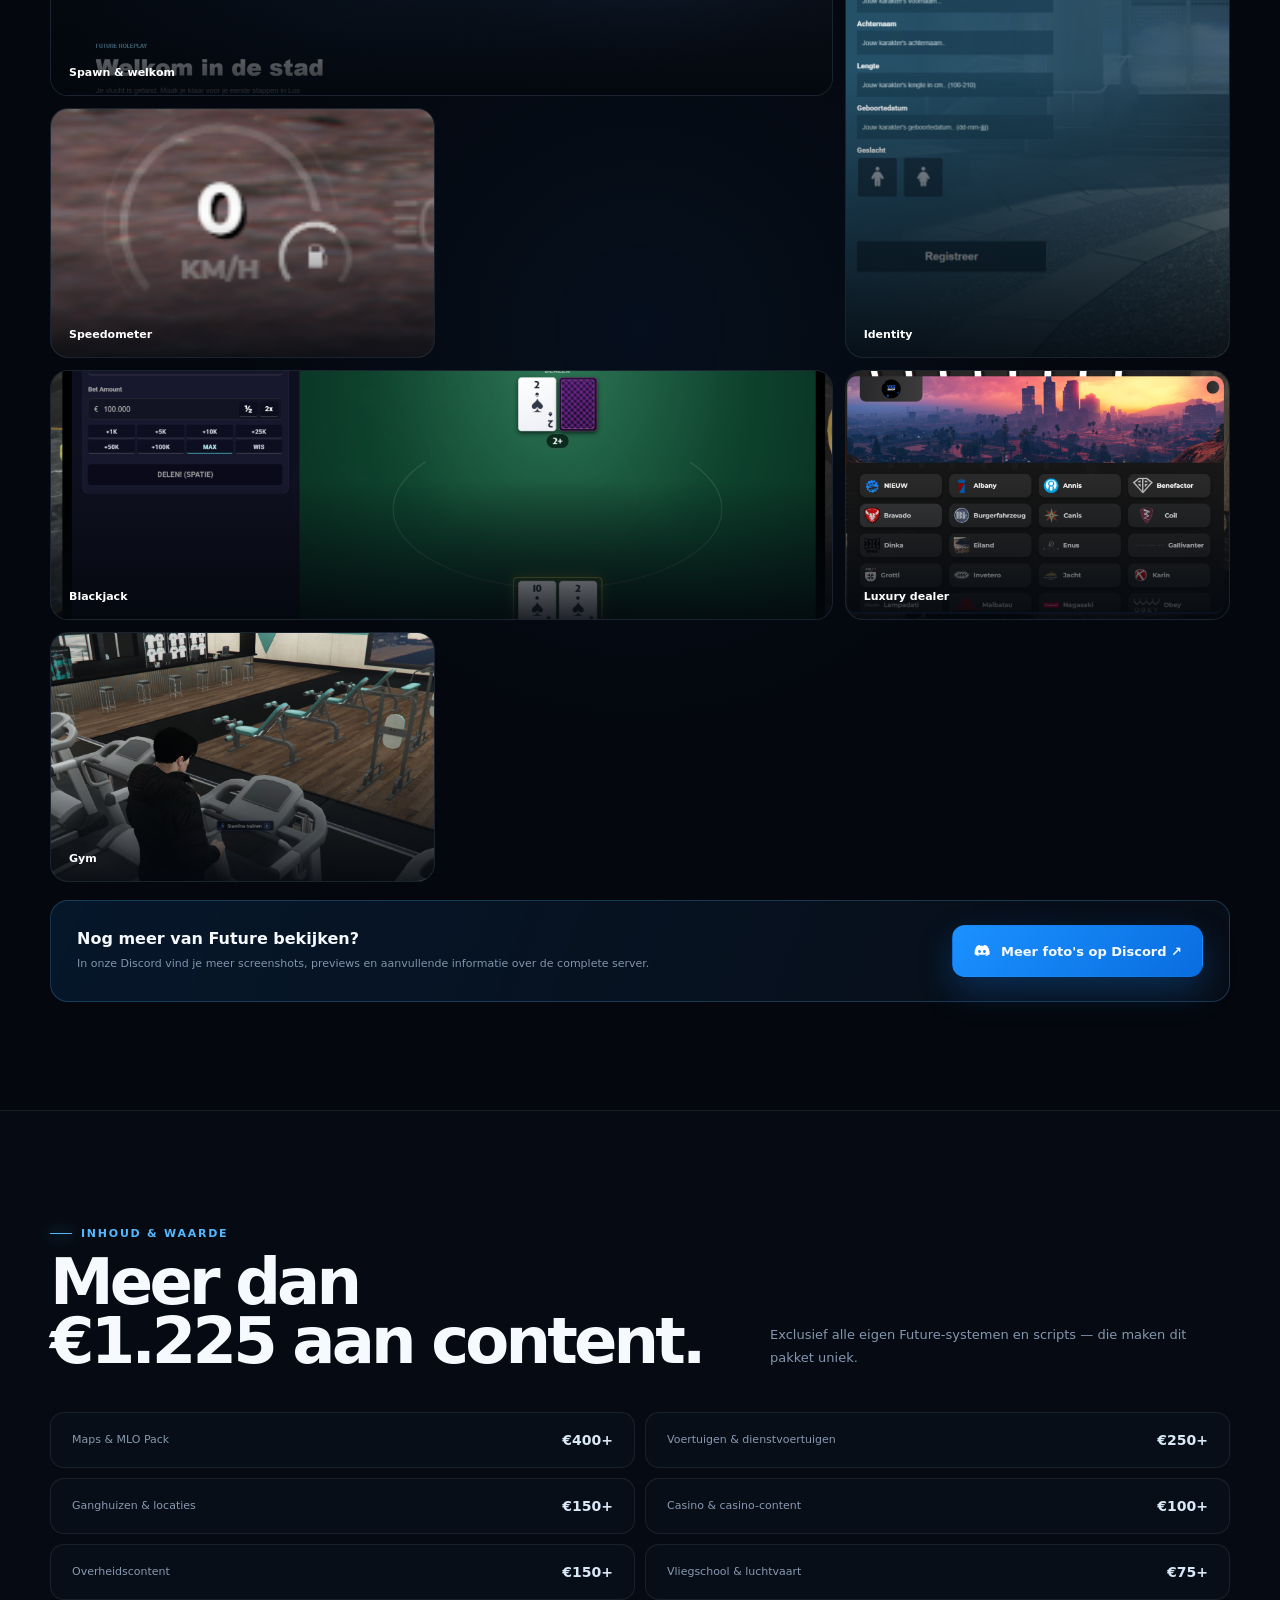
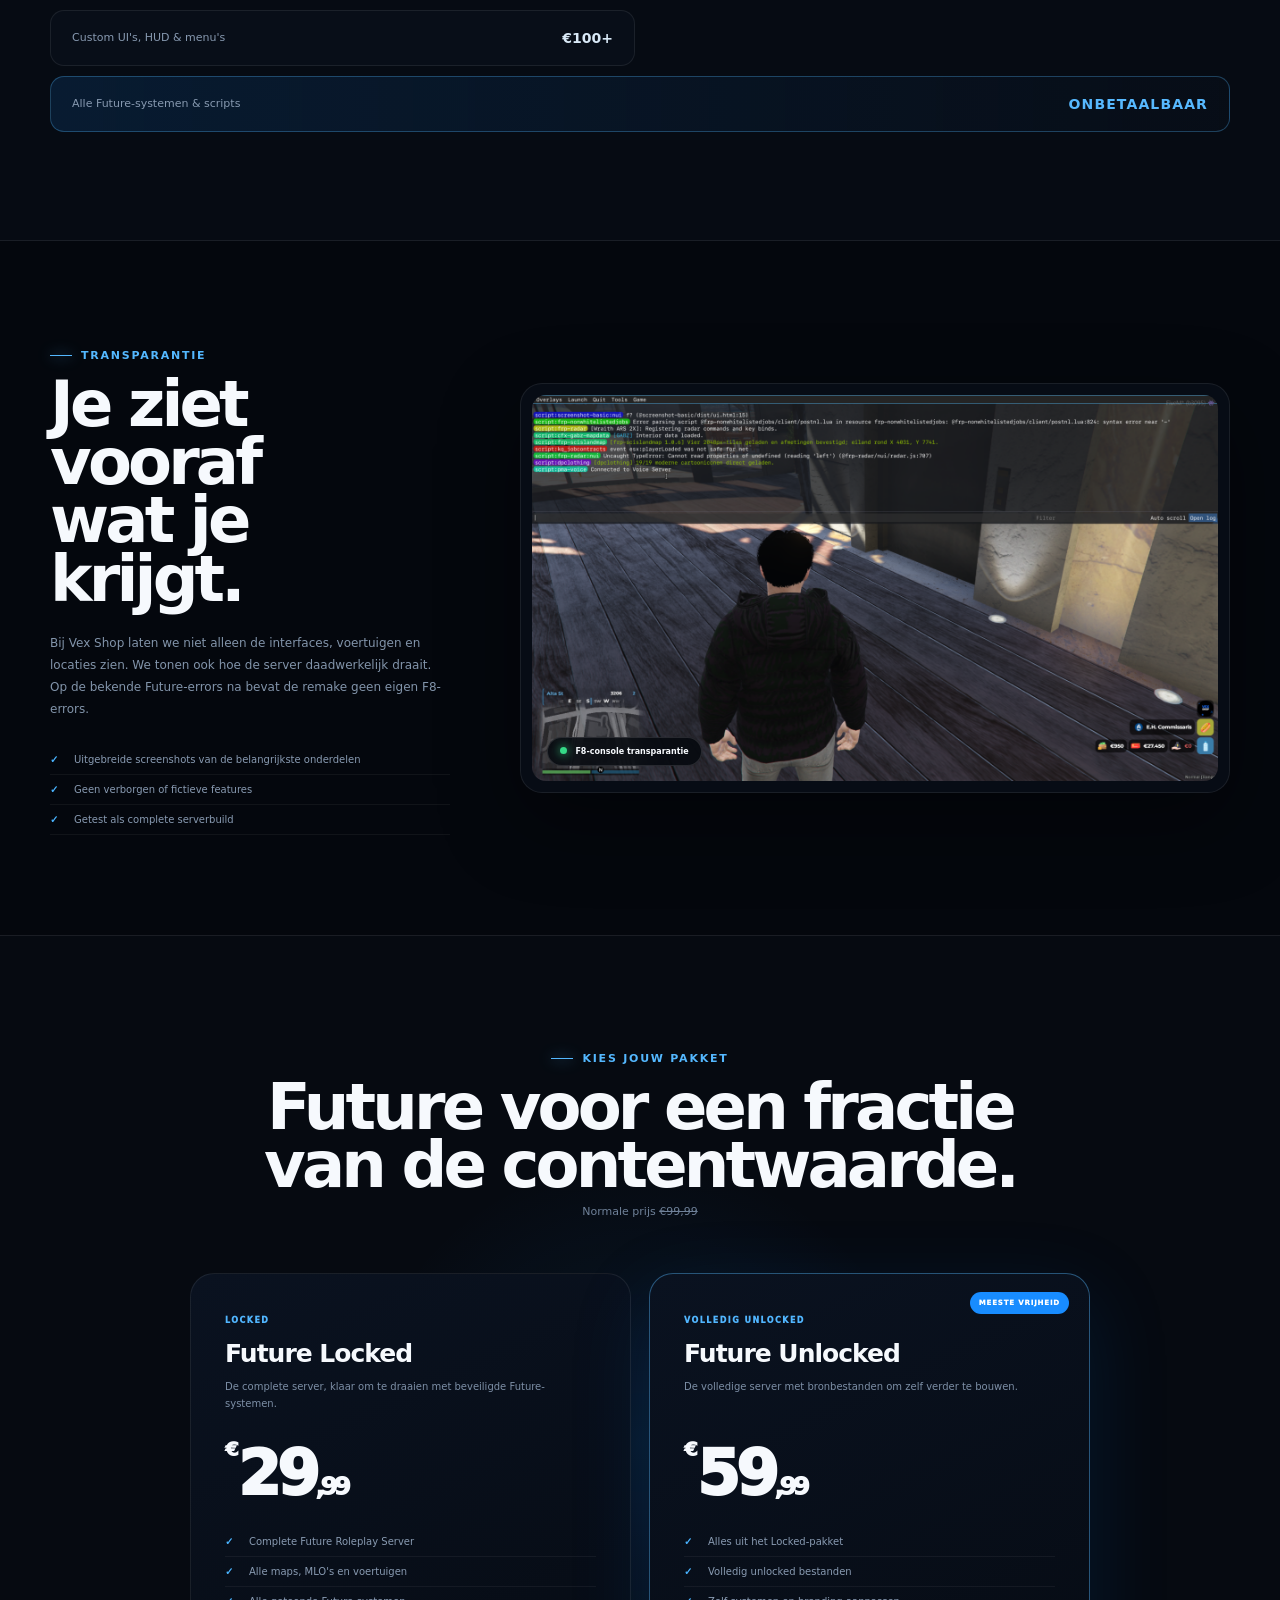
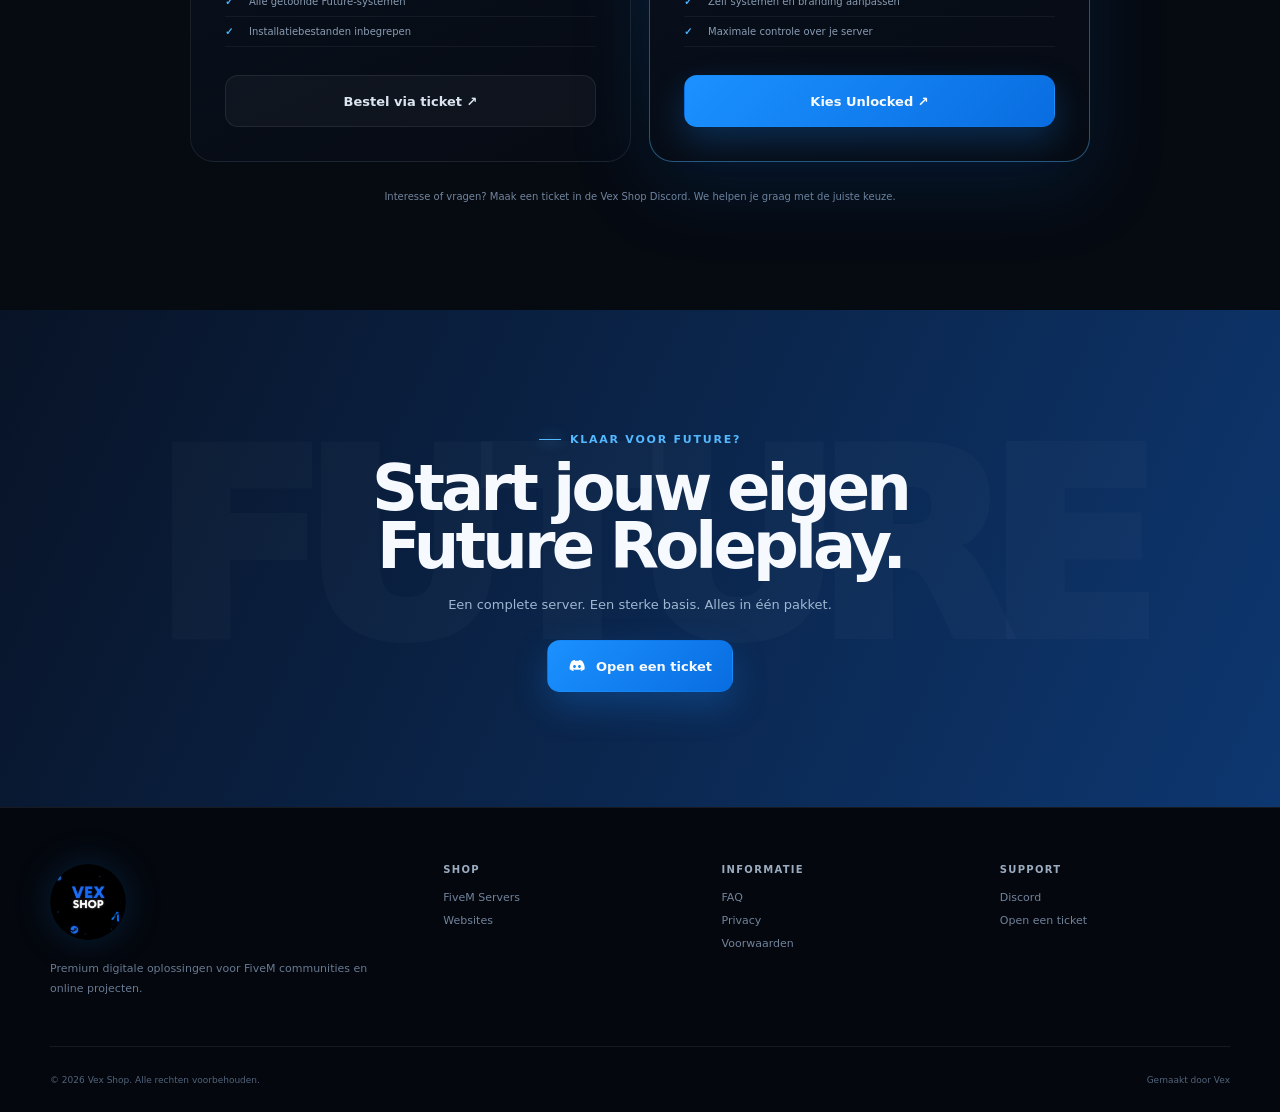
<file: server-future/index.html>
<!DOCTYPE html>
<html lang="nl">
<head>
  <meta charset="utf-8">
  <meta name="viewport" content="width=device-width,initial-scale=1">
  <meta name="theme-color" content="#050810">
  <meta name="description" content="De complete Future Roleplay Server van Vex Shop. Systemen, voertuigen, maps, MLO's en exclusieve content in één pakket.">
  <title>Future Roleplay Server — Vex Shop</title>
  <link rel="icon" href="../assets/images/favicon.png" type="image/png">
  <link rel="stylesheet" href="../assets/styles/vex-shop-2026.css?v=5">
</head>
<body class="future-page">
  <div class="promo-bar"><div class="container promo-inner"><span><strong>Complete FiveM server</strong> vanaf €29,99</span><span class="promo-divider"></span><a href="#prijzen">Bekijk pakketten ↓</a></div></div>
  <header class="navbar"><div class="container nav-inner"><a class="brand brand-home" href="../" aria-label="Vex Shop home"><img class="brand-logo" src="../assets/images/vex-shop-logo.png" alt="Vex Shop"></a><nav class="nav-links"><a class="nav-link" href="../">Home</a><a class="nav-link active" href="../servers/">Servers</a><a class="nav-link" href="#systemen">Systemen</a><a class="nav-link" href="#galerij">Galerij</a><a class="nav-link" href="#prijzen">Prijzen</a></nav><div class="nav-actions"><a class="btn btn-primary nav-project" href="https://discord.gg/faRsgqtxwW" target="_blank" rel="noopener">Open een ticket ↗</a><button class="mobile-toggle" aria-label="Menu openen"><span></span><span></span><span></span></button></div></div></header>

  <main>
    <section class="future-hero">
      <img class="future-hero-bg" src="../assets/images/future/brand-assets/a_d35abde618c746b7567e58d172539312.webp" alt="">
      <div class="future-hero-shade"></div>
      <div class="container future-hero-inner">
        <div class="future-hero-copy reveal">
          <div class="breadcrumb"><a href="../">Home</a><span>/</span><a href="../servers/">Servers</a><span>/</span><span>Future Roleplay</span></div>
          <span class="future-kicker"><i></i> Complete server • Klaar voor gebruik</span>
          <h1>Future.<br><span>Helemaal compleet.</span></h1>
          <p>Systemen, interfaces, voertuigen, maps, MLO's en exclusieve content. Eén complete FiveM roleplay-server, samengesteld door Vex Shop.</p>
          <div class="future-hero-actions"><a class="btn btn-primary" href="#prijzen">Bekijk pakketten ↓</a><a class="btn btn-secondary" href="#galerij">Bekijk screenshots</a></div>
          <div class="future-trust"><span>✓ 400+ systemen</span><span>✓ €1.225+ contentwaarde</span><span>✓ Locked & unlocked</span></div>
        </div>
        <div class="future-hero-side reveal delay-1">
        <div class="future-hero-banner"><img src="../assets/images/future/brand-assets/eddd3b89-cc91-42ac-a00a-0a5f1907aeb3.png" alt="Future Roleplay banner"></div>
        <aside class="future-offer">
          <span class="offer-label">VEX SHOP EXCLUSIVE</span><h2>Future Roleplay<br>Server</h2>
          <div class="offer-value"><span>Geschatte losse waarde</span><strong>€1.225,00+</strong></div>
          <div class="offer-price"><small>vanaf</small><strong>€29,99</strong><del>€99,99</del></div>
          <a class="btn btn-primary" href="#prijzen">Kies jouw versie</a>
          <p>Alle getoonde systemen, maps, voertuigen en overige content inbegrepen.</p>
        </aside></div>
      </div>
      <a class="future-scroll" href="#overzicht"><span></span>ONTDEK FUTURE</a>
    </section>

    <section class="future-statbar" id="overzicht"><div class="container future-stats"><div><strong>400+</strong><span>Complete systemen</span></div><div><strong>€1.225+</strong><span>Contentwaarde</span></div><div><strong>3</strong><span>Hulpdiensten</span></div><div><strong>1</strong><span>Compleet pakket</span></div></div></section>

    <section class="section future-intro"><div class="container future-intro-grid"><div class="reveal"><span class="eyebrow">DE COMPLETE ERVARING</span><h2>Alles wat Future<br>Future maakte.</h2></div><div class="future-intro-copy reveal delay-1"><p>Van het eerste moment in de wachtrij tot je eerste voertuig, baan of overheidsdienst: de volledige Future-ervaring zit in één samenhangend pakket.</p><p>Geen losse verzameling scripts, maar een uitgebreide server met herkenbare interfaces, locaties, activiteiten en content voor spelers én staff.</p></div></div></section>

    <section class="future-showcase section-sm"><div class="container">
      <article class="future-feature-large reveal"><div class="future-feature-media"><img loading="lazy" src="../assets/images/future/screenshots/future-01-4deeabf1c0.webp" alt="Future loadingscreen"></div><div class="future-feature-copy"><span class="feature-no">01</span><span class="eyebrow">DE EERSTE INDRUK</span><h3>Exact Future loadingscreen</h3><p>Een herkenbare 1:1 ervaring vanaf het eerste laadmoment, gevolgd door het spawn- en welkomstscherm en de volledige karakterregistratie.</p><div class="mini-tags"><span>Loadingscreen</span><span>Spawn</span><span>Identity</span></div></div></article>
      <article class="future-feature-large reverse reveal"><div class="future-feature-media"><img loading="lazy" src="../assets/images/future/brand-assets/4872a294-e448-4ee0-b0b6-890d5837fe7d.png" alt="Vex Shop queue systeem"></div><div class="future-feature-copy"><span class="feature-no">02</span><span class="eyebrow">SLIM BINNENKOMEN</span><h3>Live queue-systeem</h3><p>Spelers zien direct hun actuele positie, het totale aantal wachtenden en de geschatte wachttijd, met links naar Discord, support en Tebex.</p><div class="mini-tags"><span>Live positie</span><span>Wachttijd</span><span>Discord & Tebex</span></div></div></article>
    </div></section>

    <section class="section future-systems" id="systemen"><div class="container">
      <div class="section-head future-head"><div><span class="eyebrow">SYSTEMEN & FEATURES</span><h2>Gebouwd voor<br>iedere roleplay.</h2></div><p>Gebruik de filters om door de belangrijkste systemen, activiteiten en locaties te bladeren.</p></div>
      <div class="future-filters" role="group" aria-label="Filter systemen"><button class="active" data-filter="all">Alles</button><button data-filter="core">Core</button><button data-filter="players">Spelers</button><button data-filter="vehicles">Voertuigen</button><button data-filter="government">Overheid</button><button data-filter="world">Wereld</button></div>
      <div class="future-card-grid">
        <article class="future-card reveal" data-category="core"><img loading="lazy" src="../assets/images/future/screenshots/future-02-e6f5502d79.webp" alt="Future Inventory"><div><span>CORE SYSTEEM</span><h3>Inventory</h3><p>Rugzak, grondinventory, itemgebruik, items geven, zoeken en uitgebreide uiterlijk-instellingen. Alle itemafbeeldingen inbegrepen.</p></div></article>
        <article class="future-card reveal delay-1" data-category="core"><img loading="lazy" src="../assets/images/future/screenshots/future-03-19684e2af9.webp" alt="Future bank"><div><span>FINANCIËN</span><h3>Banking</h3><p>Geld opnemen en storten, actuele saldo's, snelle bedragen en handige percentagekeuzes.</p></div></article>
        <article class="future-card reveal delay-2" data-category="core"><img loading="lazy" src="../assets/images/future/screenshots/future-04-dcf425d9b8.webp" alt="Future HUD"><div><span>INTERFACE</span><h3>HUD & speedometer</h3><p>Job, cash, bank, zwartgeld, eten en drinken plus snelheid, brandstof, motor, verlichting en voertuigslot.</p></div></article>
        <article class="future-card reveal" data-category="players"><img loading="lazy" src="../assets/images/future/screenshots/future-05-430c02cedf.webp" alt="Future telefoon"><div><span>COMMUNICATIE</span><h3>Telefoon</h3><p>Bellen, berichten, contacten, bankieren, camera, Deep Web, kentekens, straatrace, flitsmaatje en taakbeheer.</p></div></article>
        <article class="future-card reveal delay-1" data-category="players"><img loading="lazy" src="../assets/images/future/screenshots/future-06-0e0c7f8a82.webp" alt="Future User Info"><div><span>PROGRESSIE</span><h3>User Info & skill tree</h3><p>Spelersinformatie, supporter- en importstatus, serverberichten, suggesties met stemmen en een volledige skill tree.</p></div></article>
        <article class="future-card reveal delay-2" data-category="players"><img loading="lazy" src="../assets/images/future/screenshots/future-07-d7acdd67d4.webp" alt="Future scoreboard"><div><span>OVERZICHT</span><h3>Scoreboard</h3><p>Online spelers, actieve instanties en skills zoals uithoudingsvermogen, kracht, drugs en criminele reputatie.</p></div></article>
        <article class="future-card reveal" data-category="vehicles"><img loading="lazy" src="../assets/images/future/screenshots/future-08-2407df563e.webp" alt="Future Cardealer"><div><span>VOERTUIGEN</span><h3>Cardealer</h3><p>Volledig ingerichte showroom, interactieve catalogus, verschillende merken en een overzichtelijke voertuigselectie.</p></div></article>
        <article class="future-card reveal delay-1" data-category="vehicles"><img loading="lazy" src="../assets/images/future/screenshots/future-09-1483c39ec6.webp" alt="Future Luxury Cardealer"><div><span>EXCLUSIEF</span><h3>Luxury Cardealer</h3><p>Luxe showroom met exclusieve merken, luxevoertuigen en imports in een uitgebreide catalogus.</p></div></article>
        <article class="future-card reveal delay-2" data-category="vehicles"><img loading="lazy" src="../assets/images/future/screenshots/future-10-1b7c406cdb.webp" alt="Future Garage"><div><span>VOERTUIGBEHEER</span><h3>Garage & impound</h3><p>Voertuigen stallen en ophalen, impound, voertuigstatus en eigen voertuignamen instellen.</p></div></article>
        <article class="future-card reveal" data-category="government"><img loading="lazy" src="../assets/images/future/screenshots/future-11-fb6f7bcc39.webp" alt="Future politie"><div><span>OVERHEID</span><h3>Politie</h3><p>Ingericht politiebureau, Nederlandse uniformen en uitgebreide dienstvoertuigen voor realistische politie-roleplay.</p></div></article>
        <article class="future-card reveal delay-1" data-category="government"><img loading="lazy" src="../assets/images/future/screenshots/future-12-7c5cc4e3ad.webp" alt="Future ambulance"><div><span>OVERHEID</span><h3>Ambulance</h3><p>Volledig ziekenhuis, Nederlandse ambulancekleding en realistische voertuigen voor professionele medische hulp.</p></div></article>
        <article class="future-card reveal delay-2" data-category="government"><img loading="lazy" src="../assets/images/future/screenshots/future-13-d8d04139a9.webp" alt="Future pechhulp"><div><span>OVERHEID</span><h3>Pechhulp</h3><p>Eigen werkplaats, Nederlandse kleding en servicevoertuigen voor reparaties, onderhoud en pechgevallen.</p></div></article>
        <article class="future-card reveal" data-category="government"><img loading="lazy" src="../assets/images/future/screenshots/future-14-872a944b6d.webp" alt="Future overheidsradio"><div><span>COMMUNICATIE</span><h3>Overheidsradio</h3><p>Aparte kanalen voor Politie, Defensie, Ambulance, Pechhulp en Advocatuur, plus gezamenlijke meldingen.</p></div></article>
        <article class="future-card reveal delay-1" data-category="core"><img loading="lazy" src="../assets/images/future/screenshots/future-15-e270390980.webp" alt="Future reports"><div><span>STAFF</span><h3>Reports Menu</h3><p>Reportcategorieën, staff-rangen, claims, live chat, wapenreports en compleet reportbeheer.</p></div></article>
        <article class="future-card reveal delay-2" data-category="players"><img loading="lazy" src="../assets/images/future/screenshots/future-16-0ae497a06d.webp" alt="Future polscommunicator"><div><span>COMMUNICATIE</span><h3>Polscommunicator</h3><p>Portofoonkanalen, verbinden, ontkoppelen, volume-instelling en een bijpassende polsanimatie.</p></div></article>
        <article class="future-card reveal" data-category="players"><img loading="lazy" src="../assets/images/future/screenshots/future-17-140be466c7.webp" alt="Future Uitzendbureau"><div><span>WERK</span><h3>Uitzendbureau</h3><p>Banen, salarissen, een zoekfunctie en een overzichtelijke manier om direct te solliciteren.</p></div></article>
        <article class="future-card reveal delay-1" data-category="players"><img loading="lazy" src="../assets/images/future/screenshots/future-18-466c19d401.webp" alt="Future Gym"><div><span>ACTIVITEIT</span><h3>Gym</h3><p>Dagelijks abonnement, een volledig ingerichte sportschool en trainingen voor stamina en kracht.</p></div></article>
        <article class="future-card reveal delay-2" data-category="players"><img loading="lazy" src="../assets/images/future/screenshots/future-19-38fbfa1d25.webp" alt="Future scooterverhuur"><div><span>MOBILITEIT</span><h3>Scooterverhuur</h3><p>Snel de stad in met het complete scooterverhuursysteem voor €500 in-game.</p></div></article>
        <article class="future-card reveal" data-category="world"><img loading="lazy" src="../assets/images/future/screenshots/future-20-a7773f67a6.webp" alt="Future Casino"><div><span>ENTERTAINMENT</span><h3>Diamond Casino</h3><p>Casino-wallet, fiches storten en opnemen en werkende spellen waaronder Blackjack. Zelfs Vex waagt hier een gokje.</p></div></article>
        <article class="future-card reveal delay-1" data-category="world"><img loading="lazy" src="../assets/images/future/screenshots/future-21-7a5f6ab150.webp" alt="Future airhockey"><div><span>ACTIVITEIT</span><h3>Airhockey</h3><p>Daag een speler uit en bepaal wie de beste is — al denkt Vex dat natuurlijk al te weten.</p></div></article>
        <article class="future-card reveal delay-2" data-category="world"><img loading="lazy" src="../assets/images/future/screenshots/future-22-3f88910990.webp" alt="Future ganghuizen"><div><span>LOCATIES</span><h3>Exclusieve ganghuizen</h3><p>Luxe landgoederen en industriële locaties met eigen terreinen, toegangswegen, parking en afgeschermde zones.</p></div></article>
        <article class="future-card reveal" data-category="world"><img loading="lazy" src="../assets/images/future/screenshots/future-23-6ee9c32976.webp" alt="Future vliegschool"><div><span>LUCHTVAART</span><h3>Vliegschool</h3><p>Professionele hangar, vlieglessen, vaardigheidstraining en voorbereiding op het vliegbrevet.</p></div></article>
        <article class="future-card reveal delay-1" data-category="world"><img loading="lazy" src="../assets/images/future/screenshots/future-24-7d76d18cdf.webp" alt="Future grenspost"><div><span>LOCATIE</span><h3>Grenspost</h3><p>Uitgebreide controlepost met meerdere rijstroken, slagbomen en controlehokjes.</p></div></article>
        <article class="future-card reveal delay-2" data-category="world"><img loading="lazy" src="../assets/images/future/screenshots/future-25-8c5105e281.webp" alt="Future map"><div><span>WERELD</span><h3>Uitgebreide map</h3><p>Los Santos, Blaine County en Cayo Perico met garages, dealers, hulpdiensten, activiteiten en belangrijke blips.</p></div></article>
      </div>
    </div></section>

    <section class="section future-gallery-section" id="galerij"><div class="container">
      <div class="section-head future-head"><div><span class="eyebrow">IN BEELD</span><h2>Zie wat je<br>ontvangt.</h2></div><p>Klik op een screenshot om de interface, locaties en systemen groter te bekijken.</p></div>
      <div class="future-gallery">
        <button class="gallery-tile wide" data-label="Spawn & welkom"><img loading="lazy" src="../assets/images/future/screenshots/future-26-a3edbcba03.webp" alt="Future welkomstscherm"><span>Spawn & welkom</span></button>
        <button class="gallery-tile tall" data-label="Identity"><img loading="lazy" src="../assets/images/future/screenshots/future-27-50fc8f3a4f.webp" alt="Future Identity"><span>Identity</span></button>
        <button class="gallery-tile" data-label="Speedometer"><img loading="lazy" src="../assets/images/future/screenshots/future-28-96b5663a29.webp" alt="Future speedometer"><span>Speedometer</span></button>
        <button class="gallery-tile wide" data-label="Blackjack"><img loading="lazy" src="../assets/images/future/screenshots/future-29-6e5e0d6586.webp" alt="Future blackjack"><span>Blackjack</span></button>
        <button class="gallery-tile" data-label="Luxury dealer"><img loading="lazy" src="../assets/images/future/screenshots/future-30-2c2729594e.webp" alt="Luxury voertuigen"><span>Luxury dealer</span></button>
        <button class="gallery-tile" data-label="Gym"><img loading="lazy" src="../assets/images/future/screenshots/future-31-bd0e513d88.webp" alt="Future gym"><span>Gym</span></button>
      </div>
      <div class="future-discord-gallery"><div><strong>Nog meer van Future bekijken?</strong><p>In onze Discord vind je meer screenshots, previews en aanvullende informatie over de complete server.</p></div><a class="btn btn-primary" href="https://discord.gg/faRsgqtxwW" target="_blank" rel="noopener"><img alt="" src="../assets/icons/discord.svg"> Meer foto's op Discord ↗</a></div>
    </div></section>

    <section class="section future-value"><div class="container"><div class="section-head future-head"><div><span class="eyebrow">INHOUD & WAARDE</span><h2>Meer dan<br>€1.225 aan content.</h2></div><p>Exclusief alle eigen Future-systemen en scripts — die maken dit pakket uniek.</p></div><div class="value-grid"><div><span>Maps & MLO Pack</span><strong>€400+</strong></div><div><span>Voertuigen & dienstvoertuigen</span><strong>€250+</strong></div><div><span>Ganghuizen & locaties</span><strong>€150+</strong></div><div><span>Casino & casino-content</span><strong>€100+</strong></div><div><span>Overheidscontent</span><strong>€150+</strong></div><div><span>Vliegschool & luchtvaart</span><strong>€75+</strong></div><div><span>Custom UI's, HUD & menu's</span><strong>€100+</strong></div><div class="priceless"><span>Alle Future-systemen & scripts</span><strong>Onbetaalbaar</strong></div></div></div></section>

    <section class="section-sm future-proof"><div class="container"><div class="proof-grid"><div class="proof-copy reveal"><span class="eyebrow">TRANSPARANTIE</span><h2>Je ziet vooraf<br>wat je krijgt.</h2><p>Bij Vex Shop laten we niet alleen de interfaces, voertuigen en locaties zien. We tonen ook hoe de server daadwerkelijk draait. Op de bekende Future-errors na bevat de remake geen eigen F8-errors.</p><ul><li>Uitgebreide screenshots van de belangrijkste onderdelen</li><li>Geen verborgen of fictieve features</li><li>Getest als complete serverbuild</li></ul></div><div class="proof-image reveal delay-1"><img loading="lazy" src="../assets/images/future/screenshots/future-32-53b1933e20.webp" alt="Future server F8-console"><span><i></i> F8-console transparantie</span></div></div></div></section>

    <section class="section future-pricing" id="prijzen"><div class="container"><div class="future-price-head"><span class="eyebrow">KIES JOUW PAKKET</span><h2>Future voor een fractie<br>van de contentwaarde.</h2><p>Normale prijs <del>€99,99</del></p></div><div class="price-grid">
      <article class="price-card"><span class="price-type">LOCKED</span><h3>Future Locked</h3><p>De complete server, klaar om te draaien met beveiligde Future-systemen.</p><div class="price-number"><sup>€</sup>29<small>,99</small></div><ul><li>Complete Future Roleplay Server</li><li>Alle maps, MLO's en voertuigen</li><li>Alle getoonde Future-systemen</li><li>Installatiebestanden inbegrepen</li></ul><a class="btn btn-secondary" href="https://discord.gg/faRsgqtxwW" target="_blank" rel="noopener">Bestel via ticket ↗</a></article>
      <article class="price-card featured"><div class="popular">MEESTE VRIJHEID</div><span class="price-type">VOLLEDIG UNLOCKED</span><h3>Future Unlocked</h3><p>De volledige server met bronbestanden om zelf verder te bouwen.</p><div class="price-number"><sup>€</sup>59<small>,99</small></div><ul><li>Alles uit het Locked-pakket</li><li>Volledig unlocked bestanden</li><li>Zelf systemen en branding aanpassen</li><li>Maximale controle over je server</li></ul><a class="btn btn-primary" href="https://discord.gg/faRsgqtxwW" target="_blank" rel="noopener">Kies Unlocked ↗</a></article>
    </div><p class="pricing-note">Interesse of vragen? Maak een ticket in de Vex Shop Discord. We helpen je graag met de juiste keuze.</p></div></section>

    <section class="future-final"><div class="container"><div class="final-inner reveal"><span class="eyebrow">KLAAR VOOR FUTURE?</span><h2>Start jouw eigen<br>Future Roleplay.</h2><p>Een complete server. Een sterke basis. Alles in één pakket.</p><a class="btn btn-primary" href="https://discord.gg/faRsgqtxwW" target="_blank" rel="noopener"><img alt="" src="../assets/icons/discord.svg"> Open een ticket</a></div></div></section>
  </main>

  <div class="future-lightbox" aria-hidden="true" role="dialog" aria-label="Screenshot bekijken"><button class="lightbox-close" aria-label="Sluiten">×</button><img alt="Vergrote screenshot"><span></span></div>
  <footer class="footer"><div class="container"><div class="footer-grid"><div><a class="brand footer-brand" href="../"><img class="footer-brand-logo" src="../assets/images/vex-shop-logo.png" alt="Vex Shop"></a><p>Premium digitale oplossingen voor FiveM communities en online projecten.</p></div><div><h4>Shop</h4><div class="footer-links"><a href="../servers/">FiveM Servers</a><a href="../websites/">Websites</a></div></div><div><h4>Informatie</h4><div class="footer-links"><a href="../faq/">FAQ</a><a href="../privacy/">Privacy</a><a href="../terms/">Voorwaarden</a></div></div><div><h4>Support</h4><div class="footer-links"><a href="https://discord.gg/faRsgqtxwW" target="_blank" rel="noopener">Discord</a><a href="https://discord.gg/faRsgqtxwW" target="_blank" rel="noopener">Open een ticket</a></div></div></div><div class="footer-bottom"><span>© 2026 Vex Shop. Alle rechten voorbehouden.</span><span>Gemaakt door Vex</span></div></div></footer>
  <script src="../assets/js/vex-shop-2026.js?v=5"></script>
</body>
</html>
</file>
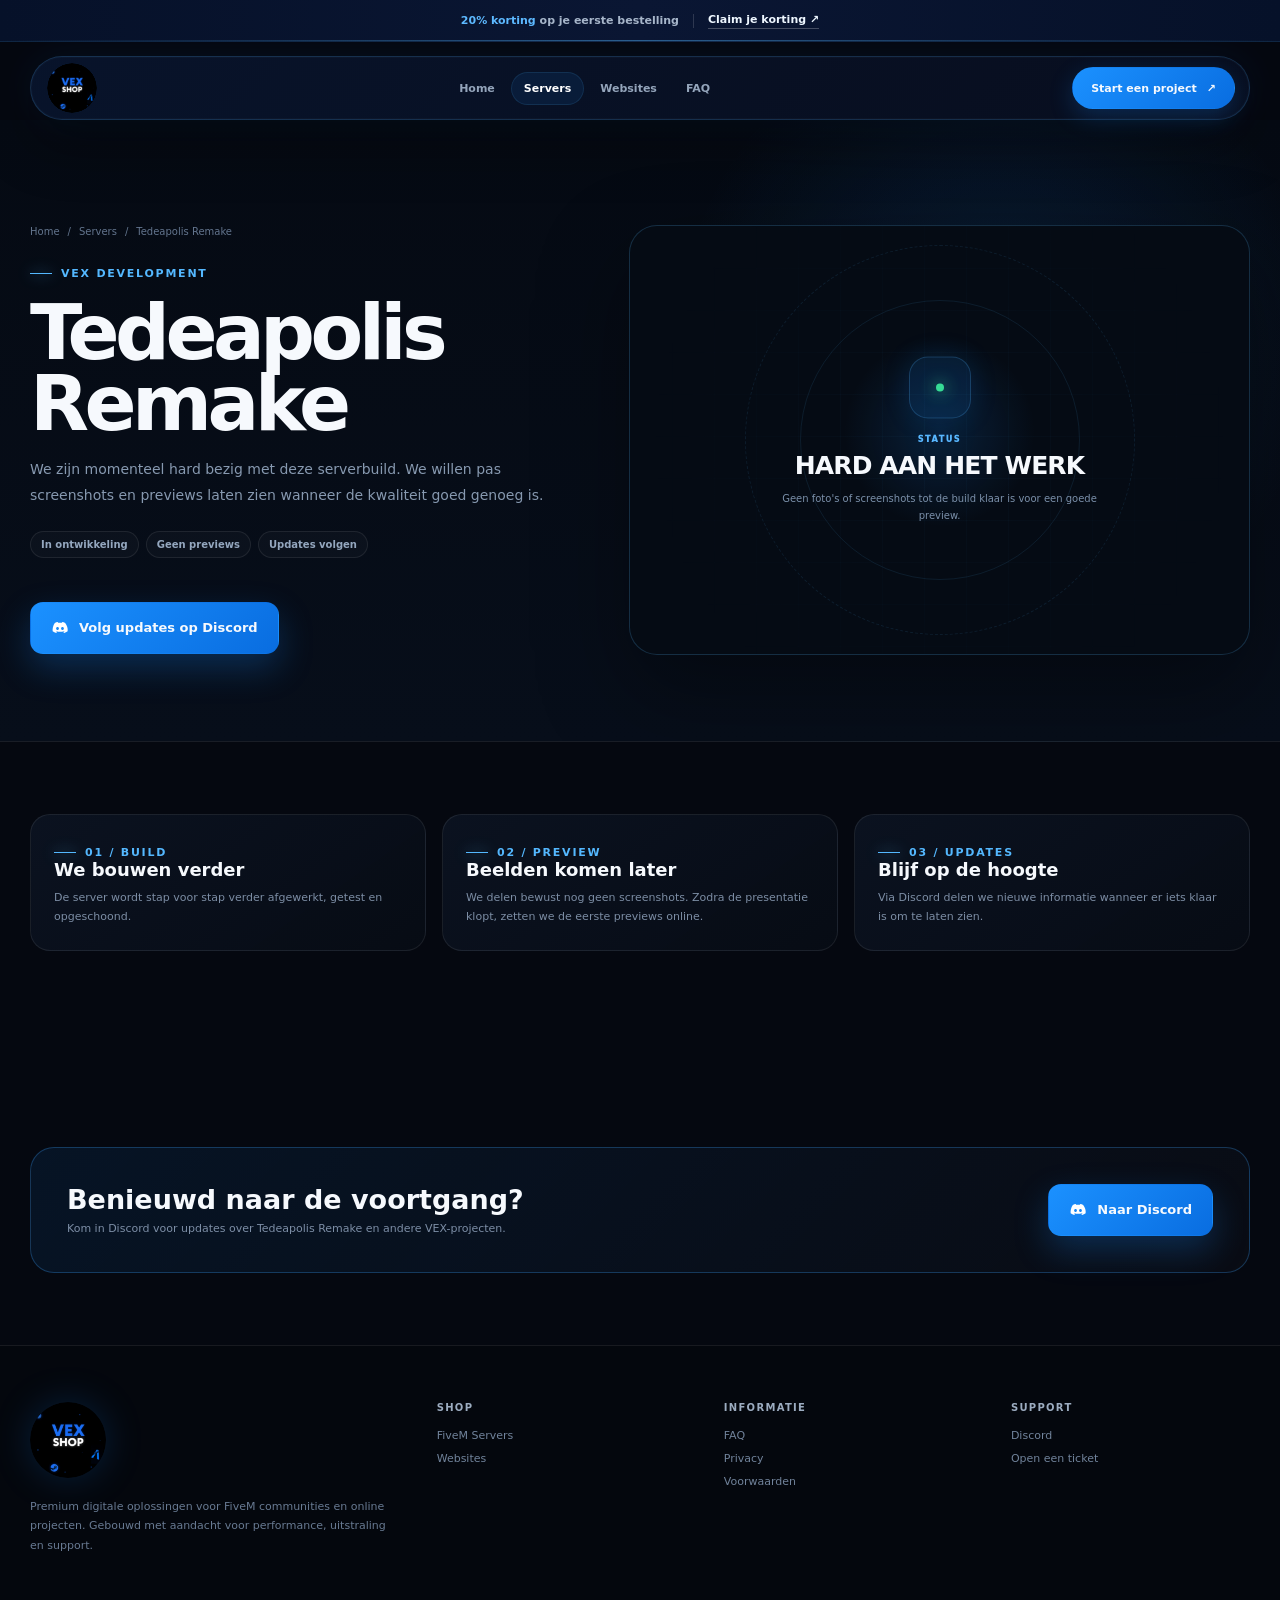
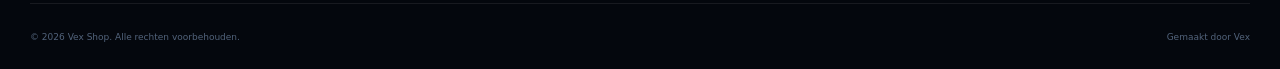
<file: server-tedeapolis/index.html>
<!DOCTYPE html>

<html lang="nl"><head><meta charset="utf-8"/><meta content="width=device-width,initial-scale=1" name="viewport"/><meta content="#07101e" name="theme-color"/><meta content="Vex Shop - Premium FiveM servers en websites voor communities." name="description"/><title>Tedeapolis Remake — Vex Shop</title><link href="../assets/images/favicon.png" rel="icon" type="image/png"/><link href="../assets/styles/vex-shop-2026.css?v=4" rel="stylesheet"/>
<style id="vex-critical">
html,body{margin:0;min-height:100%;background:#050810;color:#f6f9fd}
img{max-width:100%;height:auto}
.brand-home{width:50px!important;height:50px!important;min-width:50px!important;display:grid!important;place-items:center!important;overflow:hidden!important;border-radius:50%!important}
.brand-home .brand-logo{width:50px!important;height:50px!important;max-width:50px!important;max-height:50px!important;object-fit:cover!important;border-radius:50%!important}
.footer-brand-logo{width:76px!important;height:76px!important;max-width:76px!important;max-height:76px!important;object-fit:cover!important;border-radius:50%!important}
.browser-brand-logo{width:22px!important;height:22px!important;max-width:22px!important;max-height:22px!important;object-fit:cover!important;border-radius:50%!important}
@media(max-width:700px){.brand-home,.brand-home .brand-logo{width:42px!important;height:42px!important;min-width:42px!important;max-width:42px!important;max-height:42px!important}.footer-brand-logo{width:68px!important;height:68px!important;max-width:68px!important;max-height:68px!important}}
</style>
</head><body><div class="promo-bar"><div class="container promo-inner"><span><strong>20% korting</strong> op je eerste bestelling</span><span class="promo-divider"></span><a href="https://discord.gg/faRsgqtxwW" rel="noopener" target="_blank">Claim je korting <span aria-hidden="true">↗</span></a></div></div>
<header class="navbar"><div class="container nav-inner"><a aria-label="Vex Shop home" class="brand brand-home" href="../"><img alt="Vex Shop" class="brand-logo" src="../assets/images/vex-shop-logo.png?v=4"/></a><nav class="nav-links"><a class="nav-link" href="../">Home</a><a class="nav-link active" href="../servers/">Servers</a><a class="nav-link" href="../websites/">Websites</a><a class="nav-link" href="../faq/">FAQ</a></nav><div class="nav-actions"><a class="btn btn-primary nav-project" href="https://discord.gg/faRsgqtxwW" rel="noopener" target="_blank">Start een project <span aria-hidden="true">↗</span></a><button aria-label="Menu openen" class="mobile-toggle"><span></span><span></span><span></span></button></div></div></header><main>
<section class="dev-page-hero">
<div class="container dev-page-grid">
<div class="dev-page-copy reveal">
<div class="breadcrumb"><a href="../">Home</a><span>/</span><a href="../servers/">Servers</a><span>/</span><span>Tedeapolis Remake</span></div>
<span class="eyebrow">VEX DEVELOPMENT</span>
<h1>Tedeapolis Remake</h1>
<p>We zijn momenteel hard bezig met deze serverbuild. We willen pas screenshots en previews laten zien wanneer de kwaliteit goed genoeg is.</p>
<div class="product-meta"><span class="badge">In ontwikkeling</span><span class="badge">Geen previews</span><span class="badge">Updates volgen</span></div>
<a class="btn btn-primary" href="https://discord.gg/faRsgqtxwW" rel="noopener" target="_blank"><img alt="" aria-hidden="true" src="../assets/icons/discord.svg"/> Volg updates op Discord</a>
</div>
<div class="dev-preview-panel reveal delay-1">
<div class="dev-orbit one"></div><div class="dev-orbit two"></div>
<div class="dev-preview-core"><span class="dev-pulse"><i></i></span><small>STATUS</small><strong>HARD AAN HET WERK</strong><p>Geen foto's of screenshots tot de build klaar is voor een goede preview.</p></div>
</div>
</div>
</section>
<section class="section-sm"><div class="container"><div class="dev-update-grid">
<article class="feature-card reveal"><span class="eyebrow">01 / BUILD</span><h3>We bouwen verder</h3><p>De server wordt stap voor stap verder afgewerkt, getest en opgeschoond.</p></article>
<article class="feature-card reveal delay-1"><span class="eyebrow">02 / PREVIEW</span><h3>Beelden komen later</h3><p>We delen bewust nog geen screenshots. Zodra de presentatie klopt, zetten we de eerste previews online.</p></article>
<article class="feature-card reveal delay-2"><span class="eyebrow">03 / UPDATES</span><h3>Blijf op de hoogte</h3><p>Via Discord delen we nieuwe informatie wanneer er iets klaar is om te laten zien.</p></article>
</div></div></section>
<section class="section-sm"><div class="container"><div class="contact-cta reveal"><div><h3>Benieuwd naar de voortgang?</h3><p>Kom in Discord voor updates over Tedeapolis Remake en andere VEX-projecten.</p></div><a class="btn btn-primary" href="https://discord.gg/faRsgqtxwW" rel="noopener" target="_blank"><img alt="" aria-hidden="true" src="../assets/icons/discord.svg"/> Naar Discord</a></div></div></section>
</main><footer class="footer"><div class="container"><div class="footer-grid"><div><a aria-label="Vex Shop home" class="brand footer-brand" href="../"><img alt="Vex Shop" class="footer-brand-logo" src="../assets/images/vex-shop-logo.png?v=4"/></a><p>Premium digitale oplossingen voor FiveM communities en online projecten. Gebouwd met aandacht voor performance, uitstraling en support.</p></div><div><h4>Shop</h4><div class="footer-links"><a href="../servers/">FiveM Servers</a><a href="../websites/">Websites</a></div></div><div><h4>Informatie</h4><div class="footer-links"><a href="../faq/">FAQ</a><a href="../privacy/">Privacy</a><a href="../terms/">Voorwaarden</a></div></div><div><h4>Support</h4><div class="footer-links"><a href="https://discord.gg/faRsgqtxwW" rel="noopener" target="_blank">Discord</a><a href="https://discord.gg/faRsgqtxwW" rel="noopener" target="_blank">Open een ticket</a></div></div></div><div class="footer-bottom"><span>© 2026 Vex Shop. Alle rechten voorbehouden.</span><span>Gemaakt door Vex</span></div></div></footer><script src="../assets/js/vex-shop-2026.js?v=4"></script></body></html>
</file>
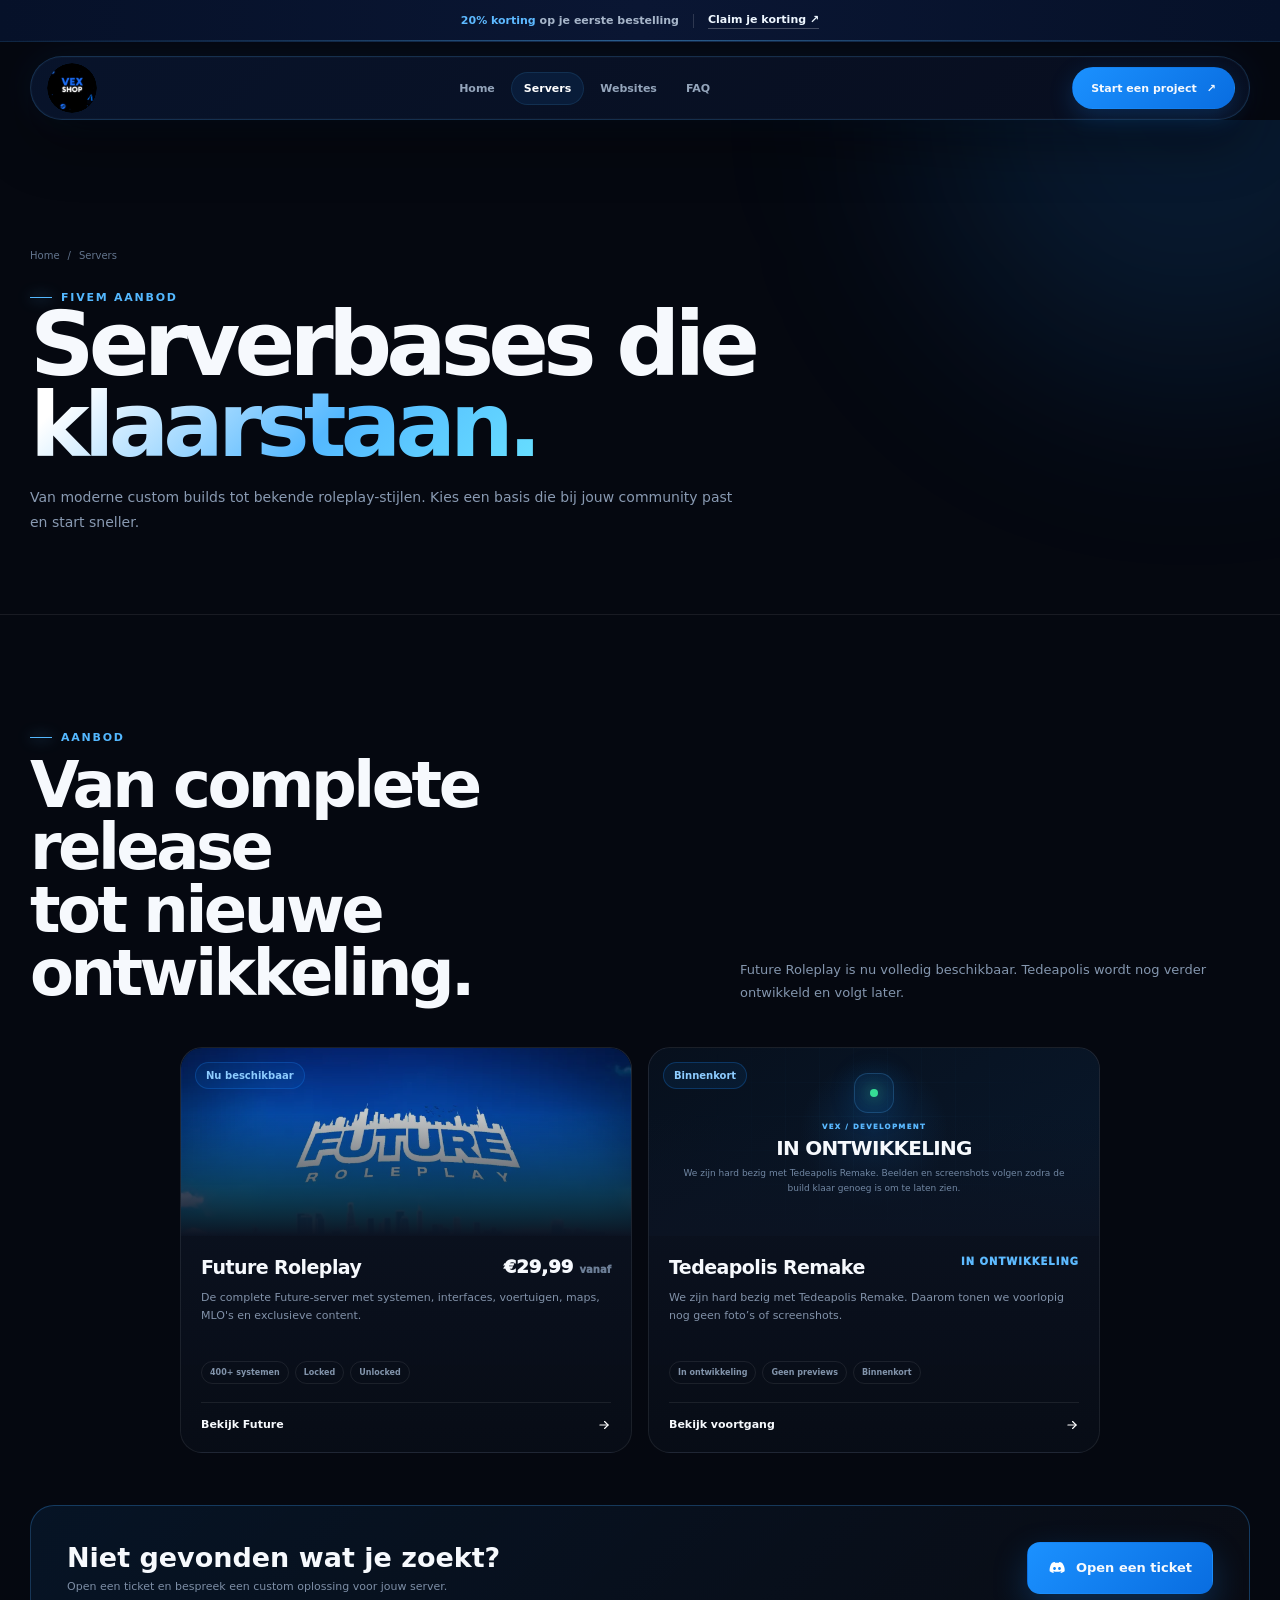
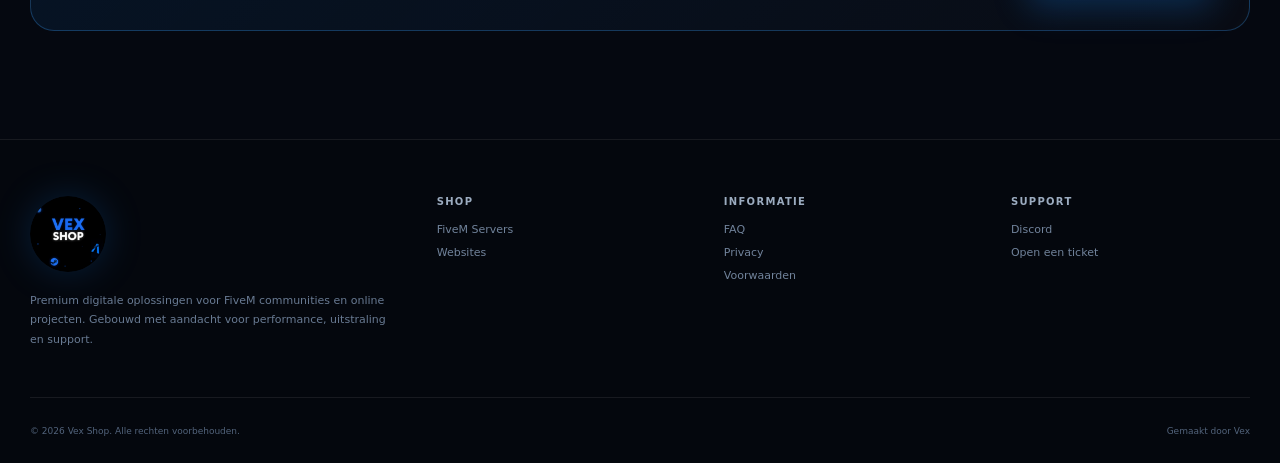
<file: servers/index.html>
<!DOCTYPE html>

<html lang="nl"><head><meta charset="utf-8"/><meta content="width=device-width,initial-scale=1" name="viewport"/><meta content="#07101e" name="theme-color"/><meta content="Vex Shop - Premium FiveM servers en websites voor communities." name="description"/><title>FiveM Servers — Vex Shop</title><link href="../assets/images/favicon.png" rel="icon" type="image/png"/><link href="../assets/styles/vex-shop-2026.css?v=4" rel="stylesheet"/>
<style id="vex-critical">
html,body{margin:0;min-height:100%;background:#050810;color:#f6f9fd}
img{max-width:100%;height:auto}
.brand-home{width:50px!important;height:50px!important;min-width:50px!important;display:grid!important;place-items:center!important;overflow:hidden!important;border-radius:50%!important}
.brand-home .brand-logo{width:50px!important;height:50px!important;max-width:50px!important;max-height:50px!important;object-fit:cover!important;border-radius:50%!important}
.footer-brand-logo{width:76px!important;height:76px!important;max-width:76px!important;max-height:76px!important;object-fit:cover!important;border-radius:50%!important}
.browser-brand-logo{width:22px!important;height:22px!important;max-width:22px!important;max-height:22px!important;object-fit:cover!important;border-radius:50%!important}
@media(max-width:700px){.brand-home,.brand-home .brand-logo{width:42px!important;height:42px!important;min-width:42px!important;max-width:42px!important;max-height:42px!important}.footer-brand-logo{width:68px!important;height:68px!important;max-width:68px!important;max-height:68px!important}}
</style>
</head><body><div class="promo-bar"><div class="container promo-inner"><span><strong>20% korting</strong> op je eerste bestelling</span><span class="promo-divider"></span><a href="https://discord.gg/faRsgqtxwW" rel="noopener" target="_blank">Claim je korting <span aria-hidden="true">↗</span></a></div></div>
<header class="navbar"><div class="container nav-inner"><a aria-label="Vex Shop home" class="brand brand-home" href="../"><img alt="Vex Shop" class="brand-logo" src="../assets/images/vex-shop-logo.png?v=4"/></a><nav class="nav-links"><a class="nav-link" href="../">Home</a><a class="nav-link active" href="../servers/">Servers</a><a class="nav-link" href="../websites/">Websites</a><a class="nav-link" href="../faq/">FAQ</a></nav><div class="nav-actions"><a class="btn btn-primary nav-project" href="https://discord.gg/faRsgqtxwW" rel="noopener" target="_blank">Start een project <span aria-hidden="true">↗</span></a><button aria-label="Menu openen" class="mobile-toggle"><span></span><span></span><span></span></button></div></div></header>
<main>
<section class="page-hero"><div class="container reveal"><div class="breadcrumb"><a href="../">Home</a><span>/</span><span>Servers</span></div><span class="eyebrow">FiveM aanbod</span><h1>Serverbases die<br/><span class="grad">klaarstaan.</span></h1><p>Van moderne custom builds tot bekende roleplay-stijlen. Kies een basis die bij jouw community past en start sneller.</p></div></section>
<section class="section"><div class="container">
<div class="section-head reveal"><div><span class="eyebrow">Aanbod</span><h2>Van complete release<br/>tot nieuwe ontwikkeling.</h2></div><p>Future Roleplay is nu volledig beschikbaar. Tedeapolis wordt nog verder ontwikkeld en volgt later.</p></div>
<div class="product-grid dev-two-grid">
<a class="product-card reveal delay-2" href="../server-future/"><div class="product-media"><img alt="Future Roleplay Server" src="../assets/images/future/brand-assets/eddd3b89-cc91-42ac-a00a-0a5f1907aeb3.png"/><span class="badge blue product-badge">Nu beschikbaar</span></div><div class="product-body"><div class="product-top"><h3>Future Roleplay</h3><div class="price">€29,99 <small>vanaf</small></div></div><p>De complete Future-server met systemen, interfaces, voertuigen, maps, MLO's en exclusieve content.</p><div class="product-tags"><span class="tag">400+ systemen</span><span class="tag">Locked</span><span class="tag">Unlocked</span></div><span class="card-link">Bekijk Future <img alt="" src="../assets/icons/arrow.svg"/></span></div></a>
<a class="product-card reveal delay-3" href="../server-tedeapolis/"><div class="product-media product-media-coming"><div class="dev-media-inner"><span class="dev-pulse"><i></i></span><small>VEX / DEVELOPMENT</small><strong>IN ONTWIKKELING</strong><p>We zijn hard bezig met Tedeapolis Remake. Beelden en screenshots volgen zodra de build klaar genoeg is om te laten zien.</p></div><span class="badge blue product-badge">Binnenkort</span></div><div class="product-body"><div class="product-top"><h3>Tedeapolis Remake</h3><div class="dev-price">In ontwikkeling</div></div><p>We zijn hard bezig met Tedeapolis Remake. Daarom tonen we voorlopig nog geen foto’s of screenshots.</p><div class="product-tags"><span class="tag">In ontwikkeling</span><span class="tag">Geen previews</span><span class="tag">Binnenkort</span></div><span class="card-link">Bekijk voortgang <img alt="" src="../assets/icons/arrow.svg"/></span></div></a>
</div>
<div class="contact-cta reveal"><div><h3>Niet gevonden wat je zoekt?</h3><p>Open een ticket en bespreek een custom oplossing voor jouw server.</p></div><a class="btn btn-primary" href="https://discord.gg/faRsgqtxwW" rel="noopener" target="_blank"><img alt="" aria-hidden="true" src="../assets/icons/discord.svg"/> Open een ticket</a></div>
</div></section></main><footer class="footer"><div class="container"><div class="footer-grid"><div><a aria-label="Vex Shop home" class="brand footer-brand" href="../"><img alt="Vex Shop" class="footer-brand-logo" src="../assets/images/vex-shop-logo.png?v=4"/></a><p>Premium digitale oplossingen voor FiveM communities en online projecten. Gebouwd met aandacht voor performance, uitstraling en support.</p></div><div><h4>Shop</h4><div class="footer-links"><a href="../servers/">FiveM Servers</a><a href="../websites/">Websites</a></div></div><div><h4>Informatie</h4><div class="footer-links"><a href="../faq/">FAQ</a><a href="../privacy/">Privacy</a><a href="../terms/">Voorwaarden</a></div></div><div><h4>Support</h4><div class="footer-links"><a href="https://discord.gg/faRsgqtxwW" rel="noopener" target="_blank">Discord</a><a href="https://discord.gg/faRsgqtxwW" rel="noopener" target="_blank">Open een ticket</a></div></div></div><div class="footer-bottom"><span>© 2026 Vex Shop. Alle rechten voorbehouden.</span><span>Gemaakt door Vex</span></div></div></footer><script src="../assets/js/vex-shop-2026.js?v=4"></script></body></html>
</file>
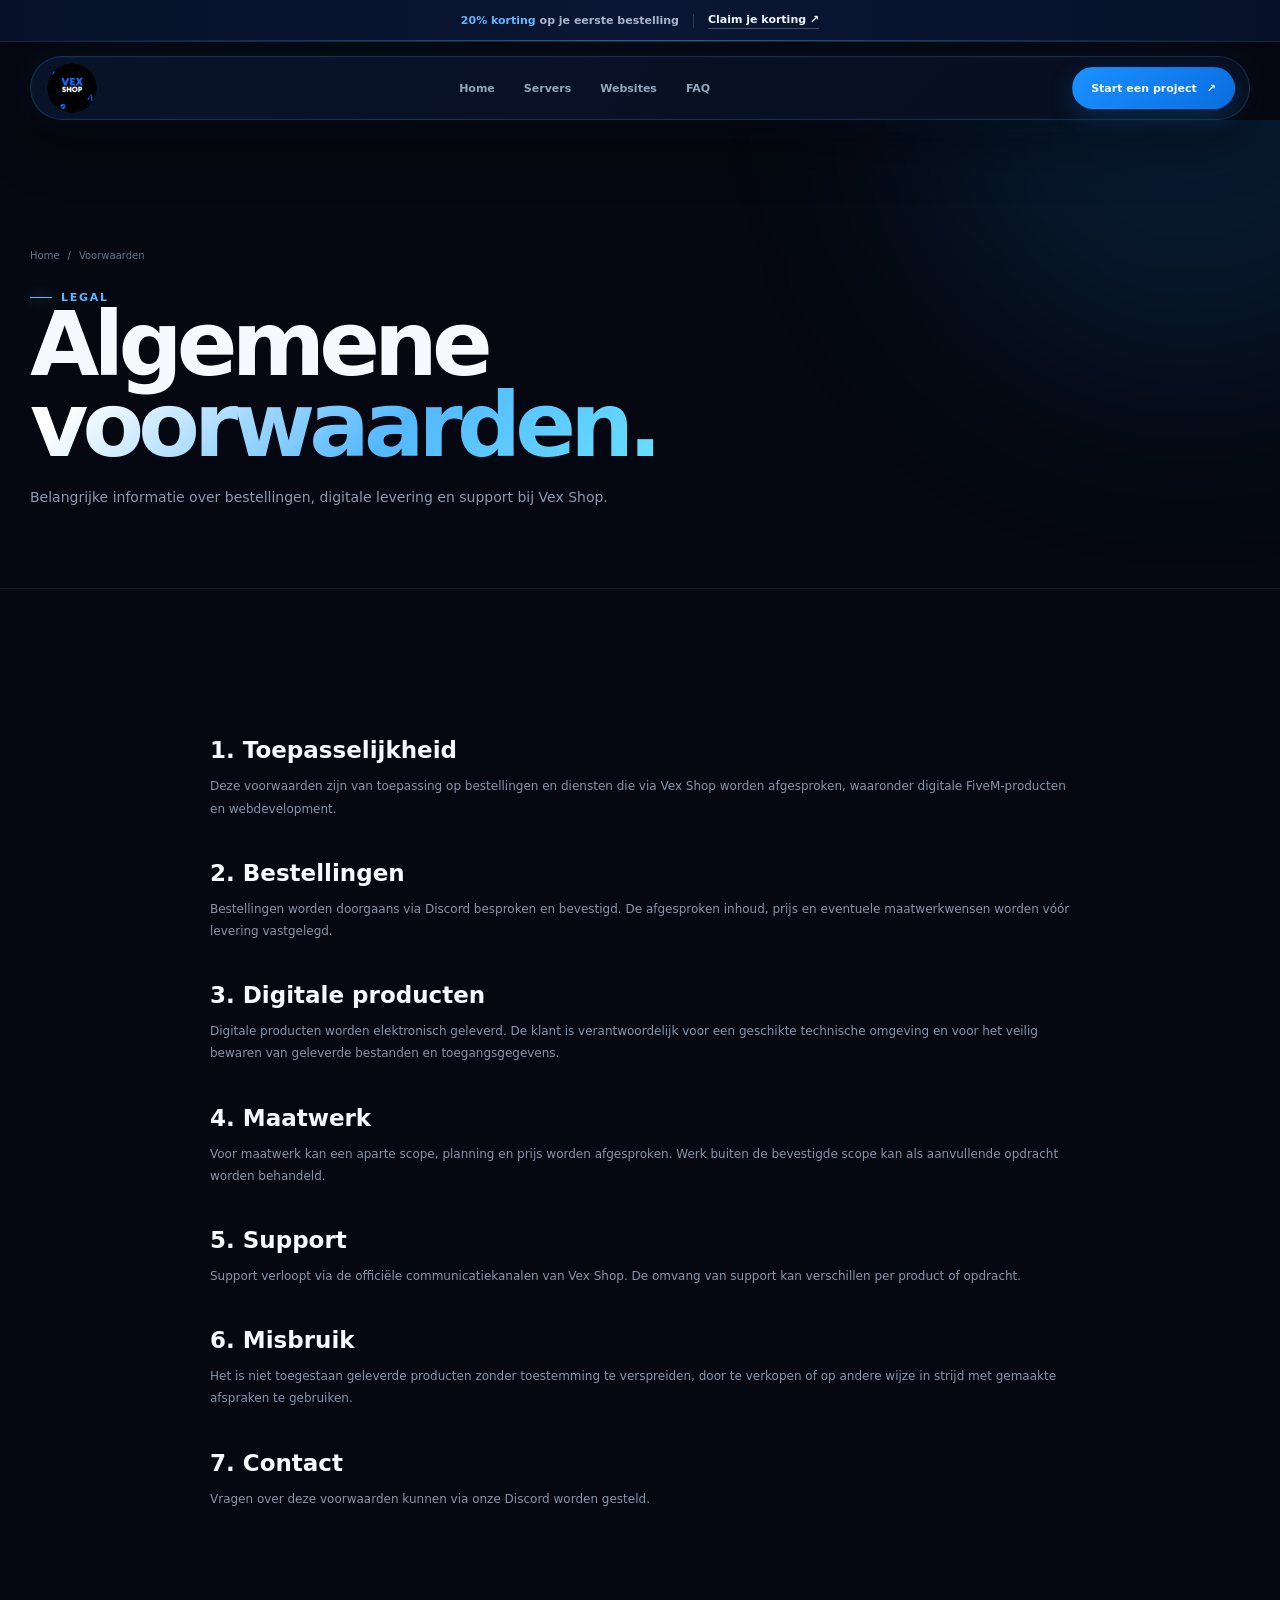
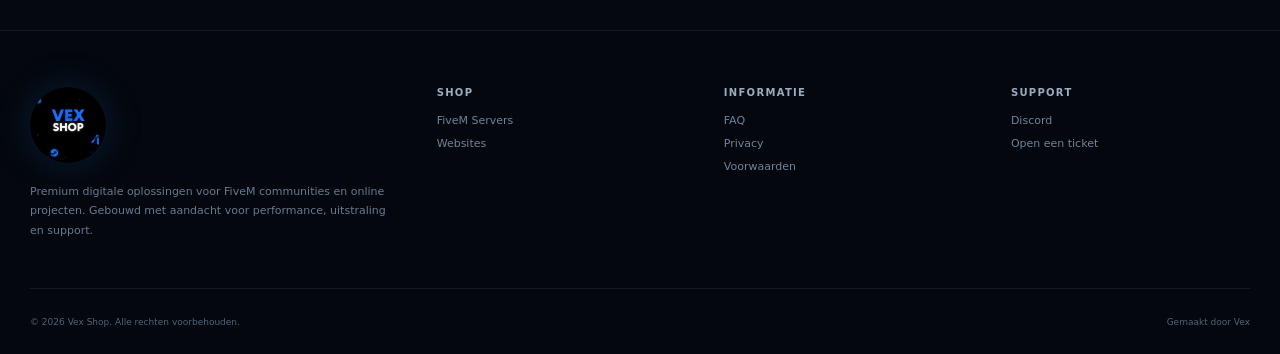
<file: terms/index.html>
<!DOCTYPE html>

<html lang="nl"><head><meta charset="utf-8"/><meta content="width=device-width,initial-scale=1" name="viewport"/><meta content="#07101e" name="theme-color"/><meta content="Vex Shop - Premium FiveM servers en websites voor communities." name="description"/><title>Algemene Voorwaarden — Vex Shop</title><link href="../assets/images/favicon.png" rel="icon" type="image/png"/><link href="../assets/styles/vex-shop-2026.css?v=4" rel="stylesheet"/>
<style id="vex-critical">
html,body{margin:0;min-height:100%;background:#050810;color:#f6f9fd}
img{max-width:100%;height:auto}
.brand-home{width:50px!important;height:50px!important;min-width:50px!important;display:grid!important;place-items:center!important;overflow:hidden!important;border-radius:50%!important}
.brand-home .brand-logo{width:50px!important;height:50px!important;max-width:50px!important;max-height:50px!important;object-fit:cover!important;border-radius:50%!important}
.footer-brand-logo{width:76px!important;height:76px!important;max-width:76px!important;max-height:76px!important;object-fit:cover!important;border-radius:50%!important}
.browser-brand-logo{width:22px!important;height:22px!important;max-width:22px!important;max-height:22px!important;object-fit:cover!important;border-radius:50%!important}
@media(max-width:700px){.brand-home,.brand-home .brand-logo{width:42px!important;height:42px!important;min-width:42px!important;max-width:42px!important;max-height:42px!important}.footer-brand-logo{width:68px!important;height:68px!important;max-width:68px!important;max-height:68px!important}}
</style>
</head><body><div class="promo-bar"><div class="container promo-inner"><span><strong>20% korting</strong> op je eerste bestelling</span><span class="promo-divider"></span><a href="https://discord.gg/faRsgqtxwW" rel="noopener" target="_blank">Claim je korting <span aria-hidden="true">↗</span></a></div></div>
<header class="navbar"><div class="container nav-inner"><a aria-label="Vex Shop home" class="brand brand-home" href="../"><img alt="Vex Shop" class="brand-logo" src="../assets/images/vex-shop-logo.png?v=4"/></a><nav class="nav-links"><a class="nav-link" href="../">Home</a><a class="nav-link" href="../servers/">Servers</a><a class="nav-link" href="../websites/">Websites</a><a class="nav-link" href="../faq/">FAQ</a></nav><div class="nav-actions"><a class="btn btn-primary nav-project" href="https://discord.gg/faRsgqtxwW" rel="noopener" target="_blank">Start een project <span aria-hidden="true">↗</span></a><button aria-label="Menu openen" class="mobile-toggle"><span></span><span></span><span></span></button></div></div></header>
<main><section class="page-hero"><div class="container reveal"><div class="breadcrumb"><a href="../">Home</a><span>/</span><span>Voorwaarden</span></div><span class="eyebrow">Legal</span><h1>Algemene<br/><span class="grad">voorwaarden.</span></h1><p>Belangrijke informatie over bestellingen, digitale levering en support bij Vex Shop.</p></div></section>
<section class="section"><div class="container legal reveal"><h2>1. Toepasselijkheid</h2><p>Deze voorwaarden zijn van toepassing op bestellingen en diensten die via Vex Shop worden afgesproken, waaronder digitale FiveM-producten en webdevelopment.</p><h2>2. Bestellingen</h2><p>Bestellingen worden doorgaans via Discord besproken en bevestigd. De afgesproken inhoud, prijs en eventuele maatwerkwensen worden vóór levering vastgelegd.</p><h2>3. Digitale producten</h2><p>Digitale producten worden elektronisch geleverd. De klant is verantwoordelijk voor een geschikte technische omgeving en voor het veilig bewaren van geleverde bestanden en toegangsgegevens.</p><h2>4. Maatwerk</h2><p>Voor maatwerk kan een aparte scope, planning en prijs worden afgesproken. Werk buiten de bevestigde scope kan als aanvullende opdracht worden behandeld.</p><h2>5. Support</h2><p>Support verloopt via de officiële communicatiekanalen van Vex Shop. De omvang van support kan verschillen per product of opdracht.</p><h2>6. Misbruik</h2><p>Het is niet toegestaan geleverde producten zonder toestemming te verspreiden, door te verkopen of op andere wijze in strijd met gemaakte afspraken te gebruiken.</p><h2>7. Contact</h2><p>Vragen over deze voorwaarden kunnen via onze Discord worden gesteld.</p></div></section></main><footer class="footer"><div class="container"><div class="footer-grid"><div><a aria-label="Vex Shop home" class="brand footer-brand" href="../"><img alt="Vex Shop" class="footer-brand-logo" src="../assets/images/vex-shop-logo.png?v=4"/></a><p>Premium digitale oplossingen voor FiveM communities en online projecten. Gebouwd met aandacht voor performance, uitstraling en support.</p></div><div><h4>Shop</h4><div class="footer-links"><a href="../servers/">FiveM Servers</a><a href="../websites/">Websites</a></div></div><div><h4>Informatie</h4><div class="footer-links"><a href="../faq/">FAQ</a><a href="../privacy/">Privacy</a><a href="../terms/">Voorwaarden</a></div></div><div><h4>Support</h4><div class="footer-links"><a href="https://discord.gg/faRsgqtxwW" rel="noopener" target="_blank">Discord</a><a href="https://discord.gg/faRsgqtxwW" rel="noopener" target="_blank">Open een ticket</a></div></div></div><div class="footer-bottom"><span>© 2026 Vex Shop. Alle rechten voorbehouden.</span><span>Gemaakt door Vex</span></div></div></footer><script src="../assets/js/vex-shop-2026.js?v=4"></script></body></html>
</file>
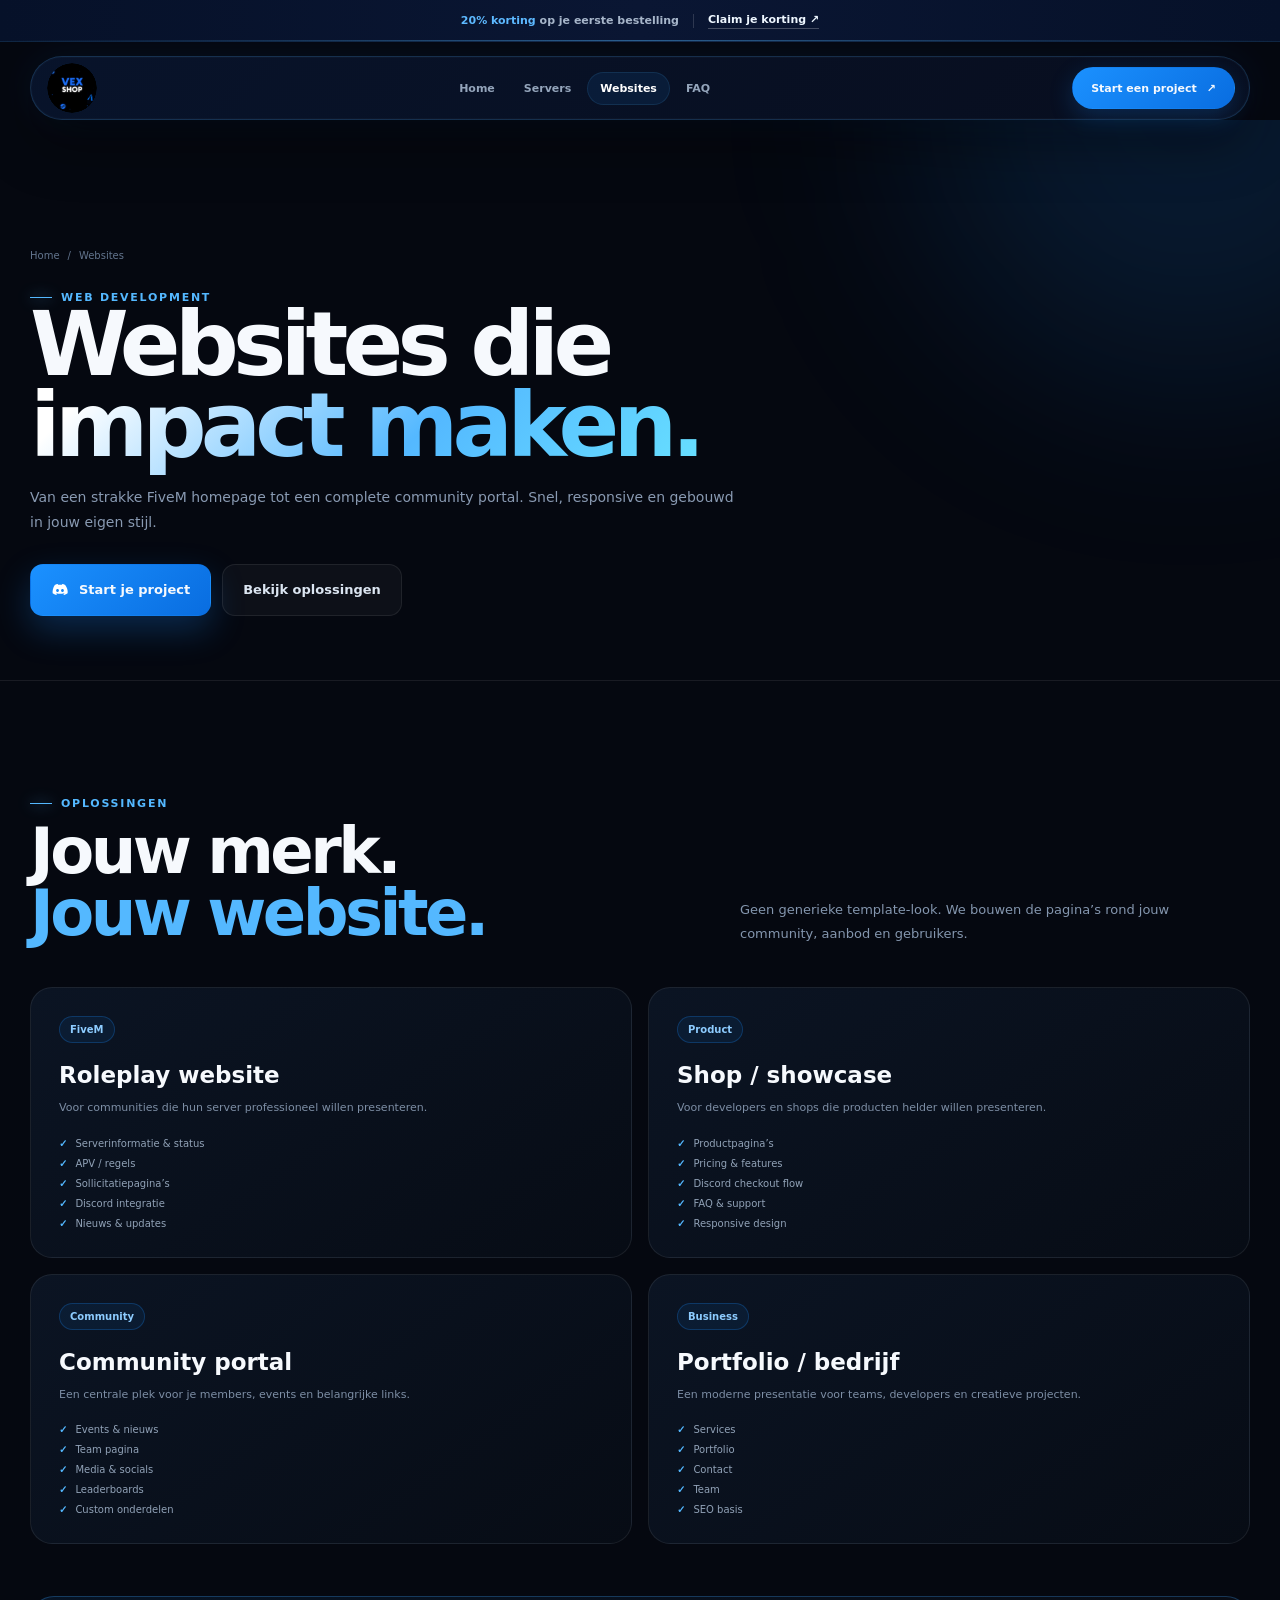
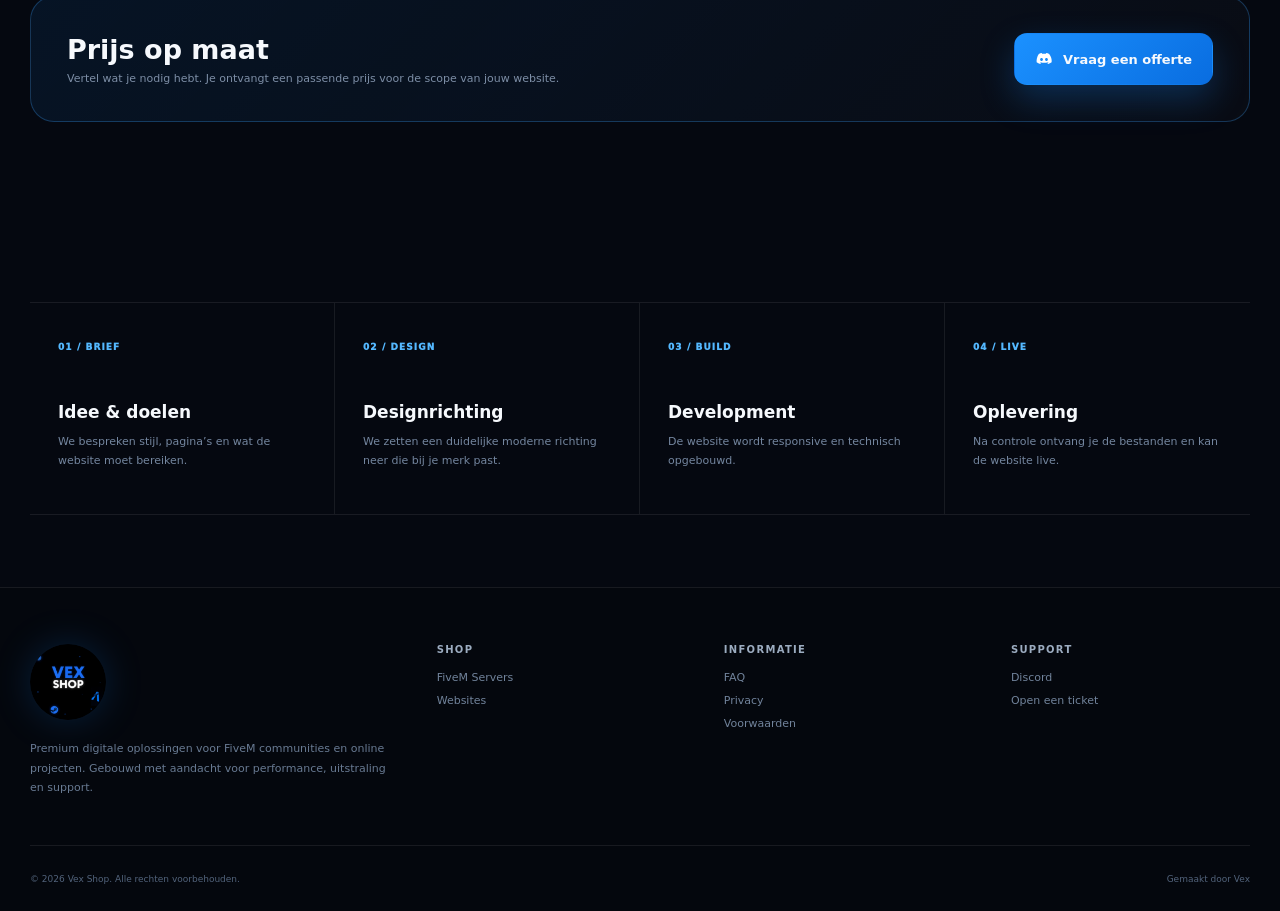
<file: websites/index.html>
<!DOCTYPE html>

<html lang="nl"><head><meta charset="utf-8"/><meta content="width=device-width,initial-scale=1" name="viewport"/><meta content="#07101e" name="theme-color"/><meta content="Vex Shop - Premium FiveM servers en websites voor communities." name="description"/><title>Websites — Vex Shop</title><link href="../assets/images/favicon.png" rel="icon" type="image/png"/><link href="../assets/styles/vex-shop-2026.css?v=4" rel="stylesheet"/>
<style id="vex-critical">
html,body{margin:0;min-height:100%;background:#050810;color:#f6f9fd}
img{max-width:100%;height:auto}
.brand-home{width:50px!important;height:50px!important;min-width:50px!important;display:grid!important;place-items:center!important;overflow:hidden!important;border-radius:50%!important}
.brand-home .brand-logo{width:50px!important;height:50px!important;max-width:50px!important;max-height:50px!important;object-fit:cover!important;border-radius:50%!important}
.footer-brand-logo{width:76px!important;height:76px!important;max-width:76px!important;max-height:76px!important;object-fit:cover!important;border-radius:50%!important}
.browser-brand-logo{width:22px!important;height:22px!important;max-width:22px!important;max-height:22px!important;object-fit:cover!important;border-radius:50%!important}
@media(max-width:700px){.brand-home,.brand-home .brand-logo{width:42px!important;height:42px!important;min-width:42px!important;max-width:42px!important;max-height:42px!important}.footer-brand-logo{width:68px!important;height:68px!important;max-width:68px!important;max-height:68px!important}}
</style>
</head><body><div class="promo-bar"><div class="container promo-inner"><span><strong>20% korting</strong> op je eerste bestelling</span><span class="promo-divider"></span><a href="https://discord.gg/faRsgqtxwW" rel="noopener" target="_blank">Claim je korting <span aria-hidden="true">↗</span></a></div></div>
<header class="navbar"><div class="container nav-inner"><a aria-label="Vex Shop home" class="brand brand-home" href="../"><img alt="Vex Shop" class="brand-logo" src="../assets/images/vex-shop-logo.png?v=4"/></a><nav class="nav-links"><a class="nav-link" href="../">Home</a><a class="nav-link" href="../servers/">Servers</a><a class="nav-link active" href="../websites/">Websites</a><a class="nav-link" href="../faq/">FAQ</a></nav><div class="nav-actions"><a class="btn btn-primary nav-project" href="https://discord.gg/faRsgqtxwW" rel="noopener" target="_blank">Start een project <span aria-hidden="true">↗</span></a><button aria-label="Menu openen" class="mobile-toggle"><span></span><span></span><span></span></button></div></div></header>
<main>
<section class="page-hero"><div class="container reveal"><div class="breadcrumb"><a href="../">Home</a><span>/</span><span>Websites</span></div><span class="eyebrow">Web development</span><h1>Websites die<br/><span class="grad">impact maken.</span></h1><p>Van een strakke FiveM homepage tot een complete community portal. Snel, responsive en gebouwd in jouw eigen stijl.</p><div class="hero-actions" style="margin-top:28px"><a class="btn btn-primary" href="https://discord.gg/faRsgqtxwW" rel="noopener" target="_blank"><img alt="" aria-hidden="true" src="../assets/icons/discord.svg"/> Start je project</a><a class="btn btn-secondary" href="#oplossingen">Bekijk oplossingen</a></div></div></section>
<section class="section" id="oplossingen"><div class="container"><div class="section-head reveal"><div><span class="eyebrow">Oplossingen</span><h2>Jouw merk.<br/><span class="blue">Jouw website.</span></h2></div><p>Geen generieke template-look. We bouwen de pagina’s rond jouw community, aanbod en gebruikers.</p></div>
<div class="web-grid">
<article class="web-card reveal"><span class="badge blue">FiveM</span><h3>Roleplay website</h3><p>Voor communities die hun server professioneel willen presenteren.</p><ul><li>Serverinformatie &amp; status</li><li>APV / regels</li><li>Sollicitatiepagina’s</li><li>Discord integratie</li><li>Nieuws &amp; updates</li></ul></article>
<article class="web-card reveal delay-1"><span class="badge blue">Product</span><h3>Shop / showcase</h3><p>Voor developers en shops die producten helder willen presenteren.</p><ul><li>Productpagina’s</li><li>Pricing &amp; features</li><li>Discord checkout flow</li><li>FAQ &amp; support</li><li>Responsive design</li></ul></article>
<article class="web-card reveal"><span class="badge blue">Community</span><h3>Community portal</h3><p>Een centrale plek voor je members, events en belangrijke links.</p><ul><li>Events &amp; nieuws</li><li>Team pagina</li><li>Media &amp; socials</li><li>Leaderboards</li><li>Custom onderdelen</li></ul></article>
<article class="web-card reveal delay-1"><span class="badge blue">Business</span><h3>Portfolio / bedrijf</h3><p>Een moderne presentatie voor teams, developers en creatieve projecten.</p><ul><li>Services</li><li>Portfolio</li><li>Contact</li><li>Team</li><li>SEO basis</li></ul></article>
</div>
<div class="contact-cta reveal"><div><h3>Prijs op maat</h3><p>Vertel wat je nodig hebt. Je ontvangt een passende prijs voor de scope van jouw website.</p></div><a class="btn btn-primary" href="https://discord.gg/faRsgqtxwW" rel="noopener" target="_blank"><img alt="" aria-hidden="true" src="../assets/icons/discord.svg"/> Vraag een offerte</a></div>
</div></section>
<section class="section-sm"><div class="container process-grid reveal"><div class="process-step"><span class="step-num">01 / BRIEF</span><h3>Idee &amp; doelen</h3><p>We bespreken stijl, pagina’s en wat de website moet bereiken.</p></div><div class="process-step"><span class="step-num">02 / DESIGN</span><h3>Designrichting</h3><p>We zetten een duidelijke moderne richting neer die bij je merk past.</p></div><div class="process-step"><span class="step-num">03 / BUILD</span><h3>Development</h3><p>De website wordt responsive en technisch opgebouwd.</p></div><div class="process-step"><span class="step-num">04 / LIVE</span><h3>Oplevering</h3><p>Na controle ontvang je de bestanden en kan de website live.</p></div></div></section>
</main><footer class="footer"><div class="container"><div class="footer-grid"><div><a aria-label="Vex Shop home" class="brand footer-brand" href="../"><img alt="Vex Shop" class="footer-brand-logo" src="../assets/images/vex-shop-logo.png?v=4"/></a><p>Premium digitale oplossingen voor FiveM communities en online projecten. Gebouwd met aandacht voor performance, uitstraling en support.</p></div><div><h4>Shop</h4><div class="footer-links"><a href="../servers/">FiveM Servers</a><a href="../websites/">Websites</a></div></div><div><h4>Informatie</h4><div class="footer-links"><a href="../faq/">FAQ</a><a href="../privacy/">Privacy</a><a href="../terms/">Voorwaarden</a></div></div><div><h4>Support</h4><div class="footer-links"><a href="https://discord.gg/faRsgqtxwW" rel="noopener" target="_blank">Discord</a><a href="https://discord.gg/faRsgqtxwW" rel="noopener" target="_blank">Open een ticket</a></div></div></div><div class="footer-bottom"><span>© 2026 Vex Shop. Alle rechten voorbehouden.</span><span>Gemaakt door Vex</span></div></div></footer><script src="../assets/js/vex-shop-2026.js?v=4"></script></body></html>
</file>
<file: assets/styles/vex-shop-2026.css>
/* GitHub Pages hardening: fresh asset URL + fixed branding dimensions */
.brand-home,.brand-home .brand-logo{width:50px;height:50px;min-width:50px;max-width:50px;max-height:50px}.brand-home{overflow:hidden;border-radius:50%}.brand-home .brand-logo{object-fit:cover}.footer-brand-logo{width:76px;height:76px;max-width:76px;max-height:76px;object-fit:cover}.browser-brand-logo{width:22px;height:22px;max-width:22px;max-height:22px;object-fit:cover}

:root{
  --bg:#050810;--bg2:#08101d;--surface:#0b1322;--surface2:#0f1a2d;--line:rgba(255,255,255,.08);
  --lineb:rgba(58,163,255,.28);--text:#f6f9fd;--muted:#8496ae;--blue:#188cff;--blue2:#54b8ff;
  --cyan:#68e1ff;--green:#36d994;--shadow:0 28px 80px rgba(0,0,0,.42);--radius:22px;--container:1220px;
  --ease:cubic-bezier(.2,.75,.2,1)
}
*{box-sizing:border-box}html{scroll-behavior:smooth;background:var(--bg)}body{margin:0;color:var(--text);font-family:Inter,ui-sans-serif,system-ui,-apple-system,BlinkMacSystemFont,"Segoe UI",sans-serif;background:
radial-gradient(circle at 78% 8%,rgba(24,140,255,.14),transparent 29%),radial-gradient(circle at 18% 24%,rgba(84,184,255,.07),transparent 25%),linear-gradient(180deg,#050810,#060a13 45%,#050810);-webkit-font-smoothing:antialiased;overflow-x:hidden}
body:before{content:"";position:fixed;inset:0;z-index:-1;pointer-events:none;background-image:linear-gradient(rgba(255,255,255,.018) 1px,transparent 1px),linear-gradient(90deg,rgba(255,255,255,.018) 1px,transparent 1px);background-size:56px 56px;mask-image:linear-gradient(to bottom,#000,transparent 82%)}
a{color:inherit;text-decoration:none}img{max-width:100%;display:block}button{font:inherit}.container{width:min(var(--container),calc(100% - 40px));margin:auto}
.eyebrow{display:inline-flex;align-items:center;gap:9px;color:var(--blue2);text-transform:uppercase;letter-spacing:.16em;font-size:11px;font-weight:900}.eyebrow:before{content:"";width:22px;height:1px;background:currentColor;box-shadow:0 0 14px currentColor}
.grad{background:linear-gradient(135deg,#fff 10%,var(--blue2) 58%,var(--cyan));-webkit-background-clip:text;color:transparent}.blue{color:var(--blue2)}.muted{color:var(--muted)}
.btn{min-height:52px;padding:0 20px;border-radius:13px;border:1px solid transparent;display:inline-flex;align-items:center;justify-content:center;gap:10px;font-size:13px;font-weight:850;transition:.25s var(--ease);position:relative;overflow:hidden}
.btn:after{content:"";position:absolute;inset:0;background:linear-gradient(105deg,transparent 30%,rgba(255,255,255,.16),transparent 70%);transform:translateX(-130%);transition:.55s var(--ease)}.btn:hover:after{transform:translateX(130%)}
.btn-primary{background:linear-gradient(135deg,#1b91ff,#096de0);box-shadow:0 14px 34px rgba(24,140,255,.25)}.btn-primary:hover{transform:translateY(-2px);box-shadow:0 18px 44px rgba(24,140,255,.34)}
.btn-secondary{border-color:var(--line);background:rgba(255,255,255,.035);color:#dbe5f1}.btn-secondary:hover{border-color:rgba(84,184,255,.34);background:rgba(24,140,255,.06);transform:translateY(-2px)}.btn img{width:18px;height:18px;filter:brightness(0) invert(1)}
.badge{display:inline-flex;gap:7px;align-items:center;padding:7px 10px;border:1px solid var(--line);border-radius:999px;background:rgba(255,255,255,.025);font-size:10px;font-weight:800;color:#94a7bf}.badge.blue{color:#8dccff;border-color:rgba(24,140,255,.25);background:rgba(24,140,255,.08)}
.status-dot{width:7px;height:7px;border-radius:50%;background:var(--green);box-shadow:0 0 14px var(--green)}
.topline{height:34px;background:#07101d;border-bottom:1px solid rgba(255,255,255,.055);display:flex;align-items:center;font-size:10px;color:#92a5bd}.topline-inner,.top-left,.top-right{display:flex;align-items:center}.topline-inner{justify-content:space-between}.top-left,.top-right{gap:13px}.sep{width:3px;height:3px;border-radius:50%;background:#40506a}
.navbar{position:sticky;top:0;z-index:50;backdrop-filter:blur(18px);background:rgba(5,8,16,.8);border-bottom:1px solid var(--line)}.nav-inner{height:78px;display:flex;align-items:center;justify-content:space-between;gap:26px}
.brand{display:flex;align-items:center;gap:11px;font-size:19px;font-weight:950;letter-spacing:-.045em}.brand strong{color:var(--blue2)}.brand-mark{width:39px;height:39px;border-radius:12px;border:1px solid rgba(84,184,255,.28);background:radial-gradient(circle at 35% 25%,rgba(104,225,255,.35),transparent 28%),linear-gradient(145deg,#122642,#07101e);display:grid;place-items:center;box-shadow:inset 0 0 24px rgba(24,140,255,.13),0 10px 22px rgba(0,0,0,.24)}.brand-mark span{font-size:11px;color:var(--blue2);font-weight:950}
.nav-links{display:flex;align-items:center;gap:5px}.nav-link{padding:10px 12px;border-radius:10px;color:#94a5bb;font-size:12px;font-weight:800;transition:.2s}.nav-link:hover,.nav-link.active{color:white;background:rgba(255,255,255,.045)}
.nav-actions{display:flex;align-items:center;gap:10px}.mobile-toggle{display:none;width:45px;height:45px;border:1px solid var(--line);background:rgba(255,255,255,.03);border-radius:12px;flex-direction:column;align-items:center;justify-content:center;gap:5px}.mobile-toggle span{width:18px;height:1.5px;background:white}
.hero{min-height:calc(100vh - 112px);padding:86px 0 80px;display:flex;align-items:center;position:relative;overflow:hidden}.hero:before{content:"VEX";position:absolute;right:-5vw;top:-6vw;font-size:39vw;line-height:1;font-weight:950;letter-spacing:-.09em;color:rgba(24,140,255,.024)}
.hero-orbit{position:absolute;right:-270px;top:2%;width:720px;height:720px;border:1px solid rgba(84,184,255,.09);border-radius:50%;box-shadow:0 0 140px rgba(24,140,255,.06),inset 0 0 120px rgba(24,140,255,.035)}.hero-orbit:before,.hero-orbit:after{content:"";position:absolute;border:1px solid rgba(84,184,255,.07);border-radius:50%;inset:90px}.hero-orbit:after{inset:190px}
.hero-grid{display:grid;grid-template-columns:1.04fr .96fr;gap:70px;align-items:center;position:relative;z-index:2}.hero h1{margin:18px 0 24px;font-size:clamp(58px,7vw,106px);line-height:.87;letter-spacing:-.07em}.hero p{max-width:650px;margin:0 0 31px;color:#a0b0c6;font-size:16px;line-height:1.8}.hero-actions{display:flex;gap:11px;flex-wrap:wrap}.hero-proof{display:flex;align-items:center;gap:14px;margin-top:32px;font-size:11px;color:#75869e}.avatar-stack{display:flex}.avatar{width:30px;height:30px;border-radius:50%;border:2px solid var(--bg);margin-left:-8px;display:grid;place-items:center;background:linear-gradient(135deg,#143d6b,#08182d);font-size:8px;font-weight:900;color:#9cd2ff}.avatar:first-child{margin-left:0}
.hero-panel{position:relative;border:1px solid var(--lineb);border-radius:28px;padding:15px;background:linear-gradient(180deg,rgba(12,20,35,.93),rgba(7,12,21,.95));box-shadow:var(--shadow);transform:perspective(1100px) rotateY(-4deg) rotateX(2deg);transition:.4s var(--ease)}.panel-bar{display:flex;justify-content:space-between;align-items:center;padding:4px 4px 14px;color:#65768f;font-size:9px}.dots{display:flex;gap:6px}.dot{width:7px;height:7px;border-radius:50%;background:#263348}.dot:first-child{background:#ff5c6c}.dot:nth-child(2){background:#ffc45c}.dot:nth-child(3){background:#36d993}
.console{min-height:470px;padding:21px;border:1px solid rgba(255,255,255,.065);border-radius:18px;background:#050910;position:relative;overflow:hidden}.console:after{content:"";position:absolute;width:320px;height:320px;border-radius:50%;background:rgba(24,140,255,.11);filter:blur(70px);right:-160px;bottom:-160px}.console-head{display:flex;justify-content:space-between;align-items:center;margin-bottom:25px}.console-brand{display:flex;gap:12px;align-items:center}.console-logo{width:44px;height:44px;border-radius:13px;display:grid;place-items:center;background:linear-gradient(145deg,#168cff,#0b4d9f);font-weight:950}.console-title strong{display:block;font-size:12px}.console-title span{font-size:9px;color:#65738a}.console-live{display:flex;gap:7px;align-items:center;color:#80efb7;font-size:9px;font-weight:900}
.console-lines{display:grid;gap:10px;margin-bottom:22px}.code-line{height:7px;border-radius:999px;background:#172235;overflow:hidden}.code-line span{display:block;height:100%;border-radius:inherit;background:linear-gradient(90deg,var(--blue),var(--cyan));box-shadow:0 0 18px rgba(24,140,255,.4)}
.launch-list{display:grid;gap:10px}.launch-item{display:grid;grid-template-columns:42px 1fr auto;gap:12px;align-items:center;padding:13px;border:1px solid var(--line);border-radius:14px;background:rgba(255,255,255,.022);transition:.2s}.launch-item:hover{border-color:rgba(84,184,255,.24);background:rgba(24,140,255,.05);transform:translateX(4px)}.launch-icon{width:42px;height:42px;border-radius:12px;background:#0d1d33;color:var(--blue2);display:grid;place-items:center;font-size:10px;font-weight:950}.launch-copy strong{display:block;font-size:11px}.launch-copy span{display:block;color:#687991;font-size:9px;margin-top:3px}.launch-price{text-align:right}.launch-price strong{display:block;font-size:12px}.launch-price span{font-size:8px;color:#66778f}
.trustbar{border-top:1px solid var(--line);border-bottom:1px solid var(--line);background:rgba(255,255,255,.012)}.trust-grid{display:grid;grid-template-columns:repeat(4,1fr)}.trust-item{padding:22px 28px;border-right:1px solid var(--line)}.trust-item:last-child{border-right:0}.trust-num{font-size:24px;font-weight:950;letter-spacing:-.04em}.trust-label{font-size:10px;color:#697c95;margin-top:4px}
.marquee{overflow:hidden;border-bottom:1px solid var(--line);background:#07101c}.marquee-track{display:flex;width:max-content;animation:scrollx 28s linear infinite;padding:12px 0}.marquee span{font-size:10px;text-transform:uppercase;letter-spacing:.15em;color:#5f738d;font-weight:900;white-space:nowrap}.marquee b{color:var(--blue);padding:0 23px}@keyframes scrollx{to{transform:translateX(-50%)}}
.section{padding:108px 0;position:relative}.section-sm{padding:72px 0}.section-head{display:flex;justify-content:space-between;align-items:end;gap:46px;margin-bottom:42px}.section-head h2{margin:10px 0 0;font-size:clamp(40px,5vw,68px);line-height:.98;letter-spacing:-.055em}.section-head p{margin:0;max-width:510px;color:var(--muted);font-size:13px;line-height:1.8}
.product-grid{display:grid;grid-template-columns:repeat(4,1fr);gap:16px}.product-card{border:1px solid var(--line);border-radius:22px;background:linear-gradient(180deg,rgba(14,23,39,.88),rgba(8,13,23,.96));overflow:hidden;transition:.35s var(--ease)}.product-card:hover{transform:translateY(-8px);border-color:rgba(84,184,255,.27);box-shadow:0 24px 60px rgba(0,0,0,.35)}.product-media{height:188px;background:#02050a;position:relative;overflow:hidden}.product-media img{width:100%;height:100%;object-fit:cover;opacity:.78;filter:saturate(.92);transition:.5s var(--ease)}.product-card:hover .product-media img{transform:scale(1.05);opacity:1}.product-media:after{content:"";position:absolute;inset:0;background:linear-gradient(to top,#0b1322,transparent 65%)}.product-badge{position:absolute;left:14px;top:14px;z-index:2}.product-body{padding:20px}.product-top{display:flex;justify-content:space-between;align-items:flex-start;gap:14px}.product-card h3{margin:0;font-size:19px;letter-spacing:-.03em}.price{font-size:18px;font-weight:950;white-space:nowrap}.price small{font-size:10px;color:#6d7f97}.product-card p{min-height:58px;color:#8191a8;font-size:11px;line-height:1.7}.product-tags{display:flex;gap:6px;flex-wrap:wrap;margin:14px 0 18px}.tag{font-size:8px;font-weight:850;color:#8294ab;border:1px solid var(--line);border-radius:999px;padding:6px 8px}.card-link{padding-top:15px;border-top:1px solid var(--line);display:flex;justify-content:space-between;align-items:center;font-size:11px;font-weight:850}.card-link img{width:14px;filter:brightness(0) invert(1);transition:.2s}.product-card:hover .card-link img{transform:translateX(4px)}
.service-grid{display:grid;grid-template-columns:1.25fr 1fr 1fr;gap:16px}.service-card{min-height:350px;border:1px solid var(--line);border-radius:24px;padding:28px;background:linear-gradient(160deg,rgba(15,25,43,.95),rgba(7,12,21,.97));position:relative;overflow:hidden;transition:.35s var(--ease)}.service-card:hover{transform:translateY(-6px);border-color:rgba(84,184,255,.26)}.service-card:after{content:"";position:absolute;width:260px;height:260px;border-radius:50%;background:rgba(24,140,255,.1);filter:blur(60px);bottom:-125px;right:-80px}.service-index{color:#2e486a;font-size:10px;font-weight:950;letter-spacing:.14em}.service-icon{width:47px;height:47px;border-radius:14px;background:#102440;color:var(--blue2);display:grid;place-items:center;font-size:10px;font-weight:950;margin:27px 0 52px}.service-card h3{font-size:27px;margin:0 0 9px;letter-spacing:-.045em}.service-card p{max-width:390px;color:#8191a8;font-size:12px;line-height:1.7}.service-link{position:absolute;left:28px;right:28px;bottom:28px;display:flex;justify-content:space-between;align-items:center;font-size:11px;font-weight:850}.service-link img{width:15px;filter:brightness(0) invert(1)}
.feature-banner{border:1px solid var(--lineb);border-radius:28px;padding:46px;display:grid;grid-template-columns:1.15fr .85fr;gap:50px;background:radial-gradient(circle at 85% 20%,rgba(24,140,255,.15),transparent 28%),linear-gradient(145deg,#0b1423,#070c15);box-shadow:var(--shadow);position:relative;overflow:hidden}.feature-banner:before{content:"VEX";position:absolute;right:-25px;bottom:-78px;font-size:230px;font-weight:950;letter-spacing:-.08em;color:rgba(255,255,255,.018)}.feature-banner h2{font-size:clamp(38px,5vw,64px);line-height:.96;letter-spacing:-.055em;margin:12px 0 17px}.feature-banner p{color:#8d9eb4;line-height:1.8;font-size:13px}.feature-list{display:grid;gap:11px;align-content:center}.feature-row{display:flex;gap:13px;align-items:flex-start;padding:14px;border:1px solid var(--line);border-radius:14px;background:rgba(255,255,255,.02)}.check{width:23px;height:23px;border-radius:8px;background:rgba(24,140,255,.12);color:var(--blue2);display:grid;place-items:center;flex:0 0 auto;font-size:11px;font-weight:950}.feature-row strong{font-size:11px}.feature-row span{display:block;color:#6d7f97;font-size:9px;margin-top:3px}
.process-grid{display:grid;grid-template-columns:repeat(4,1fr);border-top:1px solid var(--line);border-bottom:1px solid var(--line)}.process-step{min-height:210px;padding:32px 28px;border-right:1px solid var(--line)}.process-step:last-child{border-right:0}.step-num{font-size:9px;color:var(--blue2);font-weight:950;letter-spacing:.12em}.process-step h3{font-size:17px;margin:48px 0 9px}.process-step p{color:#74869f;font-size:11px;line-height:1.7}
.faq-grid{display:grid;grid-template-columns:.72fr 1.28fr;gap:68px}.faq-intro h2{font-size:clamp(42px,5vw,66px);line-height:.98;letter-spacing:-.055em;margin:10px 0 18px}.faq-intro p{color:#7f90a7;font-size:13px;line-height:1.8}.faq-list{border-top:1px solid var(--line)}.faq-item{border-bottom:1px solid var(--line)}.faq-q{width:100%;padding:21px 0;border:0;background:transparent;color:#e6edf6;display:flex;align-items:center;justify-content:space-between;gap:20px;text-align:left;font-weight:850;cursor:pointer}.faq-q span:last-child{font-size:20px;color:#5b7290;transition:.2s}.faq-a{max-height:0;overflow:hidden;color:#7b8ca4;font-size:12px;line-height:1.75;transition:max-height .35s var(--ease),padding .35s}.faq-item.open .faq-a{max-height:220px;padding-bottom:21px}.faq-item.open .faq-q span:last-child{transform:rotate(45deg);color:var(--blue2)}
.footer{border-top:1px solid var(--line);padding:56px 0 27px;background:#04070d}.footer-grid{display:grid;grid-template-columns:1.5fr repeat(3,1fr);gap:48px}.footer p{max-width:360px;color:#687a92;font-size:11px;line-height:1.8}.footer h4{margin:0 0 16px;color:#9cacc0;font-size:10px;text-transform:uppercase;letter-spacing:.13em}.footer-links{display:grid;gap:10px}.footer-links a{font-size:11px;color:#71839b}.footer-links a:hover{color:#fff}.footer-bottom{display:flex;justify-content:space-between;gap:20px;margin-top:36px;padding-top:28px;border-top:1px solid var(--line);font-size:9px;color:#52637b}
.reveal{opacity:0;transform:translateY(22px);transition:opacity .7s var(--ease),transform .7s var(--ease)}.reveal.visible{opacity:1;transform:none}.delay-1{transition-delay:.08s}.delay-2{transition-delay:.16s}.delay-3{transition-delay:.24s}
.page-hero{padding:90px 0 64px;border-bottom:1px solid var(--line);position:relative;overflow:hidden}.page-hero:after{content:"";position:absolute;right:-180px;top:-280px;width:540px;height:540px;border-radius:50%;background:rgba(24,140,255,.13);filter:blur(100px)}.breadcrumb{display:flex;align-items:center;gap:8px;margin-bottom:22px;font-size:10px;color:#63758e}.breadcrumb a:hover{color:white}.page-hero h1{max-width:950px;margin:0 0 20px;font-size:clamp(54px,7vw,90px);line-height:.9;letter-spacing:-.065em}.page-hero p{max-width:720px;color:#899ab2;font-size:14px;line-height:1.8}
.product-hero{padding:72px 0 84px;border-bottom:1px solid var(--line)}.product-hero-grid{display:grid;grid-template-columns:1.05fr .95fr;gap:68px;align-items:center}.product-copy h1{font-size:clamp(50px,6vw,84px);line-height:.9;letter-spacing:-.06em;margin:14px 0 19px}.product-copy p{color:#8a9bb2;font-size:13px;line-height:1.8}.product-meta{display:flex;gap:7px;flex-wrap:wrap;margin:19px 0}.buy-box{display:flex;justify-content:space-between;align-items:center;gap:20px;margin-top:29px;padding-top:23px;border-top:1px solid var(--line)}.buy-price strong{display:block;font-size:30px;letter-spacing:-.05em}.buy-price span{font-size:9px;color:#63748c}.product-shot{border:1px solid var(--line);border-radius:24px;padding:13px;background:#03060b;box-shadow:var(--shadow);overflow:hidden}.product-shot img{width:100%;aspect-ratio:16/10;object-fit:cover;border-radius:16px}
.detail-grid{display:grid;grid-template-columns:.78fr 1.22fr;gap:58px}.sticky-card{position:sticky;top:116px;align-self:start;border:1px solid var(--line);border-radius:20px;padding:24px;background:#09111e}.sticky-card h3{margin:10px 0 18px;font-size:22px}.detail-points{display:grid;gap:11px}.detail-point{display:flex;gap:10px;color:#8293aa;font-size:11px}.detail-point .check{width:20px;height:20px;border-radius:6px}.features-stack{display:grid;gap:15px}.feature-card{border:1px solid var(--line);border-radius:20px;padding:23px;background:linear-gradient(145deg,rgba(12,20,34,.9),rgba(7,12,21,.96))}.feature-card h3{margin:0 0 8px;font-size:18px}.feature-card p{margin:0;color:#7c8da4;font-size:11px;line-height:1.75}.gallery{display:grid;grid-template-columns:repeat(2,1fr);gap:13px;margin-top:29px}.gallery img{width:100%;aspect-ratio:16/10;object-fit:cover;border-radius:16px;border:1px solid var(--line);background:#05080e}
.contact-cta{margin-top:52px;padding:36px;border:1px solid var(--lineb);border-radius:24px;background:linear-gradient(135deg,rgba(24,140,255,.09),rgba(255,255,255,.02));display:flex;justify-content:space-between;align-items:center;gap:28px}.contact-cta h3{font-size:27px;margin:0 0 7px}.contact-cta p{margin:0;color:#7d8ea6;font-size:11px}
.web-grid{display:grid;grid-template-columns:repeat(2,1fr);gap:16px}.web-card{border:1px solid var(--line);border-radius:22px;padding:28px;background:linear-gradient(145deg,#0b1423,#070c15)}.web-card h3{font-size:23px;margin:19px 0 9px}.web-card p{color:#7d8ea5;font-size:11px;line-height:1.7}.web-card ul{list-style:none;padding:0;margin:20px 0 0;display:grid;gap:9px}.web-card li{display:flex;gap:8px;color:#91a2b7;font-size:10px}.web-card li:before{content:"✓";color:var(--blue2);font-weight:950}
.legal{max-width:860px;margin:auto}.legal h2{font-size:23px;margin:40px 0 11px}.legal p,.legal li{color:#8495ac;font-size:12px;line-height:1.85}.notice{padding:14px 16px;border:1px solid rgba(24,140,255,.18);background:rgba(24,140,255,.06);border-radius:12px;color:#91bfe9;font-size:10px}
@media(max-width:1020px){.nav-links{display:none;position:absolute;left:20px;right:20px;top:86px;background:#08111f;border:1px solid var(--line);border-radius:16px;padding:10px;flex-direction:column;align-items:stretch;box-shadow:var(--shadow)}.nav-links.open{display:flex}.nav-link{padding:13px}.mobile-toggle{display:flex}.nav-actions .btn-secondary{display:none}.hero{min-height:auto;padding:68px 0}.hero-grid,.product-hero-grid,.feature-banner,.detail-grid,.faq-grid{grid-template-columns:1fr}.hero-panel{transform:none;max-width:700px}.product-grid{grid-template-columns:repeat(2,1fr)}.service-grid{grid-template-columns:1fr 1fr}.service-card:first-child{grid-column:1/-1}.process-grid{grid-template-columns:repeat(2,1fr)}.process-step:nth-child(2){border-right:0}.process-step:nth-child(-n+2){border-bottom:1px solid var(--line)}.footer-grid{grid-template-columns:1.4fr 1fr 1fr}.footer-grid>div:last-child{display:none}.sticky-card{position:static}}
@media(max-width:700px){.container{width:min(100% - 28px,var(--container))}.top-right{display:none}.topline-inner{justify-content:center}.topline{height:31px}.nav-inner{height:70px}.nav-actions .btn-primary{display:none}.brand{font-size:17px}.brand-mark{width:34px;height:34px}.hero{padding:54px 0}.hero h1{font-size:53px}.hero p{font-size:13px}.hero-orbit{display:none}.hero-actions{display:grid}.hero-actions .btn{width:100%}.console{min-height:425px;padding:15px}.trust-grid{grid-template-columns:repeat(2,1fr)}.trust-item:nth-child(2){border-right:0}.trust-item:nth-child(-n+2){border-bottom:1px solid var(--line)}.section{padding:76px 0}.section-sm{padding:58px 0}.section-head{display:block}.section-head p{margin-top:17px}.section-head h2{font-size:44px}.product-grid,.service-grid,.web-grid{grid-template-columns:1fr}.service-card:first-child{grid-column:auto}.product-media{height:220px}.process-grid{grid-template-columns:1fr}.process-step{border-right:0;border-bottom:1px solid var(--line)!important}.process-step:last-child{border-bottom:0!important}.feature-banner{padding:27px}.feature-banner h2{font-size:42px}.faq-grid{gap:32px}.faq-intro h2{font-size:44px}.footer-grid{grid-template-columns:1fr 1fr}.footer-grid>div:first-child{grid-column:1/-1}.footer-bottom{display:block;line-height:2}.page-hero{padding:68px 0 50px}.page-hero h1{font-size:53px}.product-copy h1{font-size:51px}.buy-box{display:block}.buy-box .btn{width:100%;margin-top:17px}.gallery{grid-template-columns:1fr}.contact-cta{display:block;padding:25px}.contact-cta .btn{width:100%;margin-top:19px}}
@media(prefers-reduced-motion:reduce){html{scroll-behavior:auto}.marquee-track{animation:none}.reveal{opacity:1;transform:none;transition:none}*{transition-duration:.01ms!important;animation-duration:.01ms!important}}

/* VEX start page refresh */
.start-hero{position:relative;min-height:calc(100vh - 112px);display:flex;align-items:center;overflow:hidden;border-bottom:1px solid var(--line);isolation:isolate;background:radial-gradient(circle at 50% 18%,rgba(24,140,255,.10),transparent 32%),linear-gradient(180deg,#050810 0%,#060b14 100%)}
.start-grid{position:absolute;inset:0;z-index:-3;background-image:linear-gradient(rgba(84,184,255,.035) 1px,transparent 1px),linear-gradient(90deg,rgba(84,184,255,.035) 1px,transparent 1px);background-size:72px 72px;mask-image:linear-gradient(to bottom,rgba(0,0,0,.85),transparent 88%)}
.start-grid:after{content:"";position:absolute;inset:0;background:linear-gradient(90deg,#050810 0%,transparent 18%,transparent 82%,#050810 100%)}
.start-glow{position:absolute;border-radius:50%;filter:blur(105px);pointer-events:none;z-index:-2;animation:vexGlow 7s ease-in-out infinite alternate}.glow-a{width:520px;height:520px;left:-220px;top:15%;background:rgba(24,140,255,.12)}.glow-b{width:620px;height:620px;right:-260px;bottom:-200px;background:rgba(84,184,255,.10);animation-delay:-3s}@keyframes vexGlow{to{transform:translate3d(35px,-18px,0) scale(1.08);opacity:.75}}
.start-wrap{display:grid;grid-template-columns:.92fr 1.08fr;gap:72px;align-items:center;padding-top:82px;padding-bottom:82px}.start-copy{position:relative;z-index:4}.start-pill{display:inline-flex;align-items:center;gap:9px;padding:8px 12px;border:1px solid rgba(84,184,255,.20);border-radius:999px;background:rgba(24,140,255,.055);color:#9ecfff;font-size:9px;font-weight:900;letter-spacing:.14em}.start-pill .status-dot{width:6px;height:6px}.start-copy h1{margin:20px 0 23px;font-size:clamp(66px,7.4vw,108px);line-height:.84;letter-spacing:-.075em}.start-copy h1 span{display:inline-block;background:linear-gradient(115deg,#50afff,#87d7ff 55%,#188cff);-webkit-background-clip:text;color:transparent;text-shadow:0 0 56px rgba(24,140,255,.08)}.start-copy p{max-width:600px;margin:0;color:#8799b0;font-size:15px;line-height:1.8}.start-actions{display:flex;flex-wrap:wrap;gap:10px;margin-top:31px}.start-meta{display:flex;gap:28px;flex-wrap:wrap;margin-top:34px;padding-top:23px;border-top:1px solid var(--line);color:#708198;font-size:9px;text-transform:uppercase;letter-spacing:.09em}.start-meta span{display:flex;align-items:center;gap:8px}.start-meta b{color:var(--blue2);font-size:9px}
.showcase{position:relative;border:1px solid rgba(84,184,255,.18);border-radius:30px;padding:14px;background:linear-gradient(145deg,rgba(12,21,36,.92),rgba(4,8,15,.98));box-shadow:0 36px 100px rgba(0,0,0,.42),inset 0 0 60px rgba(24,140,255,.025)}.showcase:before{content:"";position:absolute;inset:-1px;border-radius:inherit;padding:1px;background:linear-gradient(135deg,rgba(104,225,255,.28),transparent 30%,transparent 70%,rgba(24,140,255,.18));-webkit-mask:linear-gradient(#000 0 0) content-box,linear-gradient(#000 0 0);-webkit-mask-composite:xor;pointer-events:none}.showcase-top,.showcase-foot{display:flex;justify-content:space-between;align-items:center;padding:5px 7px 14px;color:#5f718a;font-size:8px;font-weight:900;letter-spacing:.12em}.showcase-foot{padding:14px 7px 5px;border-top:1px solid var(--line);letter-spacing:.07em}.live-label{display:flex;gap:7px;align-items:center;color:#8eeeb9}.live-label i{display:block;width:6px;height:6px;background:var(--green);border-radius:50%;box-shadow:0 0 14px var(--green)}
.showcase-stage{height:530px;position:relative;overflow:hidden;border:1px solid var(--line);border-radius:21px;background:radial-gradient(circle at 50% 46%,rgba(24,140,255,.14),transparent 20%),radial-gradient(circle at 50% 50%,rgba(84,184,255,.045),transparent 48%),#040810}.showcase-stage:before{content:"";position:absolute;inset:0;background-image:linear-gradient(rgba(255,255,255,.022) 1px,transparent 1px),linear-gradient(90deg,rgba(255,255,255,.022) 1px,transparent 1px);background-size:42px 42px;mask-image:radial-gradient(circle,#000,transparent 72%)}.showcase-ring{position:absolute;left:50%;top:49%;border:1px solid rgba(84,184,255,.12);border-radius:50%;transform:translate(-50%,-50%);animation:ringSpin 22s linear infinite}.ring-one{width:360px;height:360px}.ring-two{width:480px;height:480px;border-style:dashed;animation-direction:reverse;animation-duration:32s}@keyframes ringSpin{to{transform:translate(-50%,-50%) rotate(360deg)}}.vex-core{position:absolute;left:50%;top:47%;width:132px;height:132px;transform:translate(-50%,-50%);border-radius:34px;border:1px solid rgba(84,184,255,.28);display:grid;place-content:center;text-align:center;background:radial-gradient(circle at 35% 25%,rgba(104,225,255,.20),transparent 28%),linear-gradient(145deg,#0c1e35,#06101f);box-shadow:0 0 65px rgba(24,140,255,.22),inset 0 0 48px rgba(24,140,255,.12);animation:coreFloat 4.8s ease-in-out infinite}.vex-core span{font-size:37px;font-weight:950;letter-spacing:-.08em;color:#dff3ff}.vex-core small{margin-top:5px;color:#5eb8ff;font-size:7px;font-weight:950;letter-spacing:.18em}@keyframes coreFloat{50%{transform:translate(-50%,-55%)}}
.float-card{position:absolute;width:235px;padding:10px;border:1px solid rgba(255,255,255,.09);border-radius:17px;background:rgba(9,17,30,.88);backdrop-filter:blur(14px);box-shadow:0 20px 50px rgba(0,0,0,.34);transition:.3s var(--ease);display:grid;grid-template-columns:74px 1fr;gap:11px;align-items:center}.float-card:hover{border-color:rgba(84,184,255,.38);transform:translateY(-4px)!important;background:rgba(12,25,44,.95)}.float-image{width:74px;height:68px;border-radius:11px;overflow:hidden;background:#080d16}.float-image img{width:100%;height:100%;object-fit:cover}.float-card small{display:block;color:#4caeff;font-size:6px;font-weight:950;letter-spacing:.13em;margin-bottom:4px}.float-card strong{display:block;font-size:11px}.float-card span{display:block;color:#73869f;font-size:8px;margin-top:4px}.card-left{left:19px;top:70px;animation:floatOne 5.6s ease-in-out infinite}.card-right{right:17px;top:185px;animation:floatTwo 6.3s ease-in-out infinite}.card-bottom{left:62px;bottom:38px;animation:floatThree 6.8s ease-in-out infinite}@keyframes floatOne{50%{transform:translateY(-10px) rotate(-1deg)}}@keyframes floatTwo{50%{transform:translateY(9px) rotate(1deg)}}@keyframes floatThree{50%{transform:translateY(-7px) translateX(5px)}}
.quick-strip{border-bottom:1px solid var(--line);background:rgba(255,255,255,.012)}.quick-grid{display:grid;grid-template-columns:repeat(3,1fr)}.quick-grid>div{padding:25px 30px;border-right:1px solid var(--line);display:grid;grid-template-columns:auto 1fr;column-gap:13px;align-items:center}.quick-grid>div:last-child{border-right:0}.quick-grid span{grid-row:1/3;color:var(--blue2);font-size:9px;font-weight:950}.quick-grid strong{font-size:11px}.quick-grid small{margin-top:4px;color:#697b93;font-size:9px}.service-grid-two{grid-template-columns:repeat(2,1fr)}.service-grid-two .service-card:first-child{grid-column:auto}

@media(max-width:1020px){.start-wrap{grid-template-columns:1fr;gap:42px;padding-top:68px;padding-bottom:68px}.start-copy{text-align:center}.start-copy p{margin-left:auto;margin-right:auto}.start-actions,.start-meta{justify-content:center}.showcase{max-width:760px;width:100%;margin:auto}.quick-grid>div{padding:21px 18px}.service-grid-two{grid-template-columns:repeat(2,1fr)}}
@media(max-width:700px){.start-hero{min-height:auto}.start-wrap{padding-top:52px;padding-bottom:52px}.start-copy h1{font-size:55px}.start-copy p{font-size:13px}.start-actions{display:grid}.start-actions .btn{width:100%}.start-meta{gap:13px;display:grid;justify-content:start;text-align:left}.showcase-stage{height:440px}.vex-core{width:108px;height:108px;border-radius:28px}.vex-core span{font-size:31px}.ring-one{width:280px;height:280px}.ring-two{width:390px;height:390px}.float-card{width:200px;grid-template-columns:58px 1fr;padding:8px}.float-image{width:58px;height:56px}.card-left{left:10px;top:42px}.card-right{right:8px;top:176px}.card-bottom{left:24px;bottom:28px}.quick-grid{grid-template-columns:1fr}.quick-grid>div{border-right:0;border-bottom:1px solid var(--line)}.quick-grid>div:last-child{border-bottom:0}.service-grid-two{grid-template-columns:1fr}}

/* VEX floating nav + reviews refresh */
.promo-bar{height:42px;display:flex;align-items:center;background:linear-gradient(90deg,#061129,#0a1633 50%,#061129);border-bottom:1px solid rgba(84,184,255,.12);position:relative;z-index:80}.promo-bar:after{content:"";position:absolute;inset:auto 0 0;height:1px;background:linear-gradient(90deg,transparent,rgba(84,184,255,.45),transparent)}.promo-inner{display:flex;align-items:center;justify-content:center;gap:14px;color:#a7b6ca;font-size:11px;font-weight:700}.promo-inner strong{color:#5db9ff}.promo-inner a{color:#eef7ff;font-weight:900;border-bottom:1px solid rgba(255,255,255,.24);padding-bottom:2px;transition:.2s}.promo-inner a:hover{color:var(--blue2);border-color:var(--blue2)}.promo-divider{width:1px;height:14px;background:rgba(255,255,255,.15)}
.navbar{top:0;background:transparent;border:0;backdrop-filter:none;padding:14px 0 0;pointer-events:none}.nav-inner{pointer-events:auto;height:64px;border:1px solid rgba(84,184,255,.18);border-radius:999px;padding:0 14px 0 16px;background:linear-gradient(135deg,rgba(8,20,44,.97),rgba(8,14,31,.97));box-shadow:0 22px 55px rgba(0,0,0,.38),0 0 0 1px rgba(255,255,255,.02) inset,0 0 40px rgba(24,140,255,.08);backdrop-filter:blur(22px)}.brand{min-width:max-content}.brand-mark-logo{width:38px;height:38px;border-radius:50%;box-shadow:inset 0 0 26px rgba(24,140,255,.22),0 0 24px rgba(24,140,255,.16)}.brand-mark-logo span{font-size:10px}.brand-wordmark{display:flex;align-items:baseline;gap:4px;font-size:15px;letter-spacing:-.04em}.brand-wordmark b{font-weight:950;color:#fff}.brand-wordmark strong{font-weight:950;color:var(--blue2)}.nav-links{gap:3px}.nav-link{padding:10px 13px;border-radius:999px;font-size:11px}.nav-link:hover,.nav-link.active{background:rgba(24,140,255,.09);color:#fff;box-shadow:inset 0 0 0 1px rgba(84,184,255,.12)}.nav-project{min-height:42px;border-radius:999px;padding:0 18px;font-size:11px;box-shadow:0 8px 24px rgba(24,140,255,.22)}
.start-hero{margin-top:-78px;padding-top:78px;min-height:calc(100vh - 42px)}
.page-hero{padding-top:130px}
.reviews-section{position:relative;padding:112px 0 120px;overflow:hidden;border-bottom:1px solid var(--line);background:radial-gradient(circle at 50% 0,rgba(24,140,255,.10),transparent 38%),linear-gradient(180deg,#060b14,#050810)}.reviews-section:before{content:"";position:absolute;inset:0;background-image:linear-gradient(rgba(84,184,255,.025) 1px,transparent 1px),linear-gradient(90deg,rgba(84,184,255,.025) 1px,transparent 1px);background-size:64px 64px;mask-image:linear-gradient(to bottom,#000,transparent 80%);pointer-events:none}.reviews-wrap{position:relative;z-index:2}.reviews-head{text-align:center;max-width:760px;margin:0 auto 50px}.reviews-kicker{display:inline-flex;align-items:center;gap:10px;color:#6cc0ff;font-size:10px;font-weight:950;letter-spacing:.22em}.reviews-kicker:before,.reviews-kicker:after{content:"";width:24px;height:1px;background:#188cff;box-shadow:0 0 12px rgba(24,140,255,.6)}.reviews-head h2{margin:13px 0 15px;font-size:clamp(44px,5.2vw,72px);letter-spacing:-.06em;line-height:.96}.reviews-head h2 span{background:linear-gradient(110deg,#53b7ff,#8addff);-webkit-background-clip:text;color:transparent}.reviews-head p{max-width:620px;margin:0 auto;color:#8698b0;font-size:14px;line-height:1.75}.reviews-cta{margin-top:26px;border-radius:999px;padding-left:22px;padding-right:22px}.reviews-shell{max-width:1080px;margin:0 auto;border:1px solid rgba(84,184,255,.17);border-radius:30px;padding:16px;background:linear-gradient(145deg,rgba(12,22,39,.92),rgba(6,11,20,.96));box-shadow:0 34px 90px rgba(0,0,0,.35),inset 0 0 70px rgba(24,140,255,.025);position:relative}.reviews-shell:before{content:"";position:absolute;inset:-1px;border-radius:inherit;padding:1px;background:linear-gradient(135deg,rgba(104,225,255,.26),transparent 28%,transparent 72%,rgba(24,140,255,.18));-webkit-mask:linear-gradient(#000 0 0) content-box,linear-gradient(#000 0 0);-webkit-mask-composite:xor;pointer-events:none}.reviews-shell-top,.reviews-shell-foot{display:flex;justify-content:space-between;align-items:center;color:#5f728b;font-size:8px;font-weight:900;letter-spacing:.13em;text-transform:uppercase;padding:5px 7px 14px}.reviews-shell-top span:last-child{display:flex;align-items:center;gap:7px;color:#9cd3ff}.reviews-shell-top i{width:6px;height:6px;border-radius:50%;background:var(--green);box-shadow:0 0 14px var(--green)}.reviews-shell-foot{padding:14px 7px 5px;border-top:1px solid var(--line);letter-spacing:.07em}.reviews-grid{display:grid;grid-template-columns:repeat(3,1fr);gap:12px;padding:3px 0 15px}.review-card{min-height:152px;padding:20px;border:1px solid rgba(255,255,255,.075);border-radius:18px;background:linear-gradient(145deg,rgba(13,24,42,.92),rgba(8,15,27,.94));box-shadow:inset 0 0 0 1px rgba(255,255,255,.01);transition:.32s var(--ease);position:relative;overflow:hidden}.review-card:before{content:"";position:absolute;width:150px;height:150px;border-radius:50%;right:-85px;bottom:-100px;background:rgba(24,140,255,.13);filter:blur(28px);transition:.35s}.review-card:hover{transform:translateY(-6px);border-color:rgba(84,184,255,.28);box-shadow:0 18px 45px rgba(0,0,0,.25)}.review-card:hover:before{transform:scale(1.4);background:rgba(24,140,255,.19)}.review-top{display:grid;grid-template-columns:38px 1fr 18px;gap:11px;align-items:center;position:relative;z-index:2}.review-avatar{width:38px;height:38px;border-radius:50%;display:grid;place-items:center;background:linear-gradient(145deg,#238fff,#0e5bc8);font-size:12px;font-weight:950;box-shadow:0 8px 18px rgba(24,140,255,.22)}.review-avatar.alt{background:linear-gradient(145deg,#2c79ff,#1245a9)}.review-avatar.alt2{background:linear-gradient(145deg,#4aa9ff,#1768d8)}.review-avatar.dark{background:linear-gradient(145deg,#1e57c7,#0e2f76)}.review-avatar.dark2{background:linear-gradient(145deg,#163d8e,#081f52)}.review-top strong{display:block;font-size:11px}.review-top>img{width:16px;height:16px;opacity:.58;filter:brightness(0) saturate(100%) invert(54%) sepia(89%) saturate(2240%) hue-rotate(186deg) brightness(103%) contrast(101%)}.review-rating{display:flex;gap:7px;align-items:center;margin-top:3px}.review-rating span{font-size:10px;letter-spacing:1px;color:#ffb12b;text-shadow:0 0 16px rgba(255,177,43,.18)}.review-rating small{font-size:8px;color:#6f829c;font-weight:800}.review-card p{position:relative;z-index:2;margin:17px 0 0;color:#a2b0c2;font-size:12px;line-height:1.6}.reviews-glow{position:absolute;border-radius:50%;filter:blur(95px);pointer-events:none}.reviews-glow-a{width:380px;height:380px;left:-180px;top:18%;background:rgba(24,140,255,.09)}.reviews-glow-b{width:420px;height:420px;right:-200px;bottom:5%;background:rgba(84,184,255,.07)}
@media(max-width:1020px){.navbar{padding:10px 0 0}.nav-inner{height:60px}.nav-links{position:absolute;top:72px;left:20px;right:20px;border-radius:22px}.start-hero{margin-top:-70px;padding-top:70px}.reviews-grid{grid-template-columns:repeat(2,1fr)}}
@media(max-width:700px){.promo-bar{height:38px}.promo-inner{font-size:9px;gap:9px}.promo-divider{height:12px}.navbar{padding-top:9px}.nav-inner{height:56px;padding:0 10px 0 12px}.brand-wordmark{font-size:13px}.brand-mark-logo{width:34px;height:34px}.nav-project{display:none}.start-hero{margin-top:-65px;padding-top:65px}.reviews-section{padding:78px 0 84px}.reviews-head{margin-bottom:34px}.reviews-head h2{font-size:46px}.reviews-head p{font-size:12px}.reviews-grid{grid-template-columns:1fr}.reviews-shell{padding:11px;border-radius:24px}.review-card{min-height:138px}.reviews-shell-top,.reviews-shell-foot{font-size:7px}.reviews-shell-foot{gap:12px}.page-hero{padding-top:104px}}

/* Old-shop inspired VEX homepage hero */
.legacy-hero{position:relative;min-height:calc(100vh - 42px);margin-top:-78px;padding-top:78px;overflow:hidden;display:flex;align-items:center;border-bottom:1px solid var(--line);isolation:isolate;background:radial-gradient(circle at 88% 32%,rgba(27,91,205,.34),transparent 34%),radial-gradient(circle at 22% 75%,rgba(24,140,255,.10),transparent 27%),linear-gradient(110deg,#050914 0%,#081226 46%,#12326f 100%)}
.legacy-hero:after{content:"VEX";position:absolute;right:-2vw;bottom:-13vh;font-weight:950;font-size:clamp(250px,37vw,720px);letter-spacing:-.12em;color:rgba(66,140,255,.035);line-height:.75;z-index:-1;pointer-events:none}
.legacy-bg-grid{position:absolute;inset:0;z-index:-3;background-image:linear-gradient(rgba(90,166,255,.035) 1px,transparent 1px),linear-gradient(90deg,rgba(90,166,255,.035) 1px,transparent 1px);background-size:68px 68px;mask-image:linear-gradient(to bottom,transparent 3%,#000 32%,#000 74%,transparent 100%)}
.legacy-orb{position:absolute;border-radius:50%;filter:blur(100px);z-index:-2;pointer-events:none}.legacy-orb-a{width:520px;height:520px;right:-180px;top:110px;background:rgba(27,102,255,.18)}.legacy-orb-b{width:360px;height:360px;left:26%;bottom:-180px;background:rgba(84,184,255,.10)}
.legacy-particles i{position:absolute;width:5px;height:5px;border-radius:50%;background:#349cff;box-shadow:0 0 18px 5px rgba(52,156,255,.42);animation:legacyTwinkle 3.8s ease-in-out infinite}.legacy-particles i:nth-child(1){left:18%;top:16%}.legacy-particles i:nth-child(2){left:43%;top:34%;animation-delay:.7s}.legacy-particles i:nth-child(3){left:72%;top:17%;animation-delay:1.4s}.legacy-particles i:nth-child(4){right:8%;top:29%;animation-delay:2s}.legacy-particles i:nth-child(5){left:27%;bottom:20%;animation-delay:2.5s}.legacy-particles i:nth-child(6){right:25%;bottom:18%;animation-delay:1s}@keyframes legacyTwinkle{0%,100%{opacity:.18;transform:scale(.55)}50%{opacity:1;transform:scale(1.25)}}
.legacy-wrap{display:grid;grid-template-columns:.82fr 1.18fr;gap:70px;align-items:center;padding-top:86px;padding-bottom:95px;position:relative;z-index:3}.legacy-copy{max-width:540px}.legacy-kicker{display:flex;align-items:center;gap:10px;color:#c1cfdf;font-size:11px;font-weight:950;letter-spacing:.18em}.legacy-kicker-dot{width:10px;height:10px;border:3px solid rgba(68,157,255,.42);background:#298fff;border-radius:50%;box-shadow:0 0 17px rgba(41,143,255,.85)}
.legacy-copy h1{margin:24px 0 26px;font-size:clamp(66px,6.1vw,98px);line-height:.86;letter-spacing:-.07em}.legacy-copy h1 span{color:#55aaff;text-shadow:0 0 40px rgba(45,145,255,.19)}.legacy-copy p{max-width:560px;margin:0;color:#a5b3c6;font-size:15px;line-height:1.72}.legacy-actions{display:flex;gap:12px;flex-wrap:wrap;margin-top:32px}.legacy-actions .btn{min-height:54px;padding:0 23px}.legacy-discord{box-shadow:0 14px 38px rgba(24,140,255,.23)}
.legacy-trust{margin-top:34px;padding-top:22px;border-top:1px solid rgba(255,255,255,.09);display:flex;align-items:center;gap:9px;color:#788ba5;font-size:11px}.legacy-trust strong{color:#f7fbff;font-size:13px}.legacy-trust i{width:1px;height:17px;background:rgba(255,255,255,.12);margin:0 8px}.legacy-trust a{color:#7086a5;transition:.2s}.legacy-trust a:hover{color:#64baff}
.legacy-browser-wrap{position:relative;perspective:1400px}.legacy-browser-glow{position:absolute;inset:8% 4% 0;border-radius:40px;background:rgba(24,140,255,.22);filter:blur(70px);opacity:.6;pointer-events:none}.legacy-browser{position:relative;border-radius:20px;overflow:hidden;border:1px solid rgba(99,173,255,.34);background:#090d14;box-shadow:0 45px 95px rgba(0,0,0,.46),0 0 70px rgba(24,140,255,.10);transform:rotateY(-1.5deg) rotateX(.8deg);transition:.55s var(--ease)}.legacy-browser-wrap:hover .legacy-browser{transform:rotateY(0) rotateX(0) translateY(-6px)}
.legacy-browser-bar{height:50px;padding:0 16px;display:grid;grid-template-columns:1fr auto 1fr;align-items:center;background:linear-gradient(180deg,#171d27,#111720);border-bottom:1px solid rgba(255,255,255,.08);font-size:10px}.browser-lights{display:flex;gap:7px}.browser-lights i{width:11px;height:11px;border-radius:50%;background:#ff5f57}.browser-lights i:nth-child(2){background:#febc2e}.browser-lights i:nth-child(3){background:#28c840}.browser-title{display:flex;align-items:center;gap:7px;color:#a4adba;font-weight:850}.browser-vx{width:18px;height:18px;border-radius:6px;display:grid;place-items:center;background:#158cff;color:#fff;font-size:7px;font-weight:950;box-shadow:0 0 18px rgba(24,140,255,.4)}.browser-preview{justify-self:end;color:#59b6ff;font-weight:950;letter-spacing:.12em}.browser-preview i{display:inline-block;width:5px;height:5px;border-radius:50%;background:#2fa3ff;margin-right:6px;box-shadow:0 0 10px #2fa3ff}
.legacy-browser-screen{position:relative;height:490px;overflow:hidden;background:radial-gradient(circle at 54% 45%,rgba(24,140,255,.19),transparent 22%),linear-gradient(135deg,#050912,#071223 60%,#0b1d3b)}.legacy-screen-grid{position:absolute;inset:0;background-image:linear-gradient(rgba(255,255,255,.025) 1px,transparent 1px),linear-gradient(90deg,rgba(255,255,255,.025) 1px,transparent 1px);background-size:46px 46px;mask-image:radial-gradient(circle at 50% 48%,#000,transparent 75%)}.legacy-screen-glow{position:absolute;width:320px;height:320px;border-radius:50%;left:50%;top:47%;transform:translate(-50%,-50%);border:1px solid rgba(72,168,255,.12);box-shadow:0 0 0 75px rgba(55,144,255,.02),0 0 0 150px rgba(55,144,255,.015)}
.legacy-screen-brand{position:absolute;left:50%;top:45%;transform:translate(-50%,-50%);width:136px;height:136px;border-radius:34px;display:grid;place-content:center;text-align:center;background:linear-gradient(145deg,rgba(19,63,117,.95),rgba(5,18,36,.98));border:1px solid rgba(84,184,255,.24);box-shadow:0 0 60px rgba(24,140,255,.20),inset 0 0 45px rgba(84,184,255,.07);animation:legacyCore 5s ease-in-out infinite}.legacy-screen-brand span{font-size:38px;font-weight:950;letter-spacing:-.07em}.legacy-screen-brand small{margin-top:4px;color:#58b6ff;font-size:7px;font-weight:950;letter-spacing:.18em}@keyframes legacyCore{50%{transform:translate(-50%,-55%)}}
.legacy-product-main{position:absolute;left:24px;top:33px;width:245px;padding:11px;display:grid;grid-template-columns:82px 1fr;gap:11px;background:rgba(9,17,30,.92);border:1px solid rgba(255,255,255,.10);border-radius:16px;box-shadow:0 18px 45px rgba(0,0,0,.32);animation:legacyFloatA 6s ease-in-out infinite}.legacy-product-main img{width:82px;height:76px;border-radius:11px;object-fit:cover}.legacy-product-info{display:flex;flex-direction:column;justify-content:center}.legacy-product-info small,.legacy-mini-card small{font-size:6px;color:#55b4ff;font-weight:950;letter-spacing:.12em}.legacy-product-info strong{font-size:12px;margin:4px 0}.legacy-product-info span{color:#798ba4;font-size:7px}.legacy-product-info b{color:#fff;font-size:9px;margin-top:6px}.legacy-mini-card{position:absolute;width:230px;padding:10px;display:grid;grid-template-columns:62px 1fr;gap:10px;align-items:center;border:1px solid rgba(255,255,255,.1);border-radius:15px;background:rgba(8,16,29,.93);box-shadow:0 18px 45px rgba(0,0,0,.3);transition:.25s}.legacy-mini-card:hover{border-color:rgba(84,184,255,.3);transform:translateY(-4px)}.legacy-mini-card img,.mini-web{width:62px;height:58px;border-radius:10px;object-fit:cover}.mini-web{display:grid;place-items:center;color:#67bdff;font-size:11px;font-weight:950;background:linear-gradient(145deg,#0a2343,#071223);border:1px solid rgba(84,184,255,.18)}.legacy-mini-card strong{display:block;font-size:10px;margin:3px 0}.legacy-mini-card span{display:block;color:#7588a2;font-size:7px}.mini-a{left:48px;bottom:44px;animation:legacyFloatB 6.8s ease-in-out infinite}.mini-b{right:26px;top:180px;animation:legacyFloatC 6.2s ease-in-out infinite}@keyframes legacyFloatA{50%{transform:translateY(-8px)}}@keyframes legacyFloatB{50%{transform:translate(6px,-8px)}}@keyframes legacyFloatC{50%{transform:translateY(8px)}}
.legacy-screen-status{position:absolute;left:18px;right:18px;bottom:15px;padding-top:10px;border-top:1px solid rgba(255,255,255,.07);display:flex;justify-content:space-between;color:#61738e;font-size:7px;font-weight:900;letter-spacing:.09em}.legacy-screen-status span:first-child{color:#82dfb0}.legacy-screen-status i{display:inline-block;width:5px;height:5px;border-radius:50%;background:#36d994;margin-right:5px;box-shadow:0 0 10px #36d994}
.legacy-float-badge{position:absolute;display:grid;place-items:center;border:1px solid rgba(84,184,255,.24);background:rgba(7,18,36,.9);color:#5fb8ff;border-radius:50%;font-size:8px;font-weight:950;letter-spacing:.08em;box-shadow:0 0 34px rgba(24,140,255,.18);backdrop-filter:blur(16px)}.badge-one{width:58px;height:58px;right:-24px;top:16%;animation:badgeFloat 5.4s ease-in-out infinite}.badge-two{width:48px;height:48px;left:-18px;bottom:14%;animation:badgeFloat 6.1s ease-in-out infinite reverse}@keyframes badgeFloat{50%{transform:translateY(-10px) rotate(6deg)}}
.legacy-scroll{position:absolute;bottom:16px;left:50%;transform:translateX(-50%);display:flex;flex-direction:column;align-items:center;gap:7px;color:#5b6c87;font-size:7px;font-weight:950;letter-spacing:.22em}.legacy-scroll span{width:1px;height:42px;background:linear-gradient(to bottom,rgba(84,184,255,.7),transparent);animation:scrollPulse 2s ease-in-out infinite}@keyframes scrollPulse{50%{height:31px;opacity:.45}}
@media(max-width:1020px){.legacy-hero{margin-top:-70px;padding-top:70px;min-height:auto}.legacy-wrap{grid-template-columns:1fr;gap:46px;padding-top:95px;padding-bottom:90px}.legacy-copy{max-width:700px;margin:auto;text-align:center}.legacy-actions,.legacy-trust{justify-content:center}.legacy-browser-wrap{max-width:780px;width:100%;margin:auto}.legacy-scroll{display:none}}
@media(max-width:700px){.legacy-hero{margin-top:-65px;padding-top:65px}.legacy-wrap{padding-top:75px;padding-bottom:64px;gap:35px}.legacy-copy h1{font-size:58px}.legacy-copy p{font-size:13px}.legacy-actions{display:grid}.legacy-actions .btn{width:100%}.legacy-trust{font-size:9px;gap:7px}.legacy-browser-screen{height:390px}.legacy-browser-bar{height:43px;padding:0 11px}.browser-title{font-size:8px}.browser-preview{font-size:7px}.legacy-screen-brand{width:104px;height:104px;border-radius:26px}.legacy-screen-brand span{font-size:30px}.legacy-product-main{left:10px;top:23px;width:200px;grid-template-columns:64px 1fr;padding:8px}.legacy-product-main img{width:64px;height:60px}.legacy-product-info strong{font-size:9px}.legacy-product-info span{font-size:6px}.legacy-mini-card{width:175px;grid-template-columns:48px 1fr;padding:7px}.legacy-mini-card img,.mini-web{width:48px;height:46px}.mini-a{left:14px;bottom:35px}.mini-b{right:10px;top:157px}.legacy-screen-status{font-size:6px}.legacy-float-badge{display:none}}

/* VEX hero video preview */
.legacy-video-screen{background:#03070e}
.vex-preview-video{position:absolute;inset:0;width:100%;height:100%;object-fit:cover;display:block;filter:saturate(.88) contrast(1.06) brightness(.76);transform:scale(1.01)}
.vex-video-shade{position:absolute;inset:0;pointer-events:none;background:linear-gradient(180deg,rgba(3,7,14,.14) 0%,rgba(3,7,14,.02) 48%,rgba(3,7,14,.80) 100%),linear-gradient(90deg,rgba(2,7,15,.30),transparent 38%,transparent 72%,rgba(8,30,70,.18));box-shadow:inset 0 0 90px rgba(0,0,0,.24)}
.vex-video-badge{position:absolute;left:18px;top:17px;display:flex;align-items:center;gap:8px;padding:8px 11px;border:1px solid rgba(88,183,255,.28);border-radius:999px;background:rgba(4,12,23,.68);backdrop-filter:blur(14px);color:#cce8ff;font-size:7px;font-weight:950;letter-spacing:.14em;box-shadow:0 8px 28px rgba(0,0,0,.24)}
.vex-video-badge i{width:6px;height:6px;border-radius:50%;background:#35dc94;box-shadow:0 0 12px #35dc94;animation:vexLivePulse 1.7s ease-in-out infinite}
@keyframes vexLivePulse{50%{opacity:.35;transform:scale(.72)}}
.vex-video-caption{position:absolute;left:18px;right:18px;bottom:16px;display:flex;align-items:flex-end;justify-content:space-between;gap:20px;padding-top:14px;border-top:1px solid rgba(255,255,255,.10);color:#fff}
.vex-video-caption div{display:flex;flex-direction:column;gap:4px}.vex-video-caption small{color:#62baff;font-size:6px;font-weight:950;letter-spacing:.17em}.vex-video-caption strong{font-size:12px;letter-spacing:-.02em}.vex-video-caption>span{color:#8ba0bb;font-size:6px;font-weight:950;letter-spacing:.14em}
@media(max-width:700px){.vex-video-badge{left:12px;top:12px;padding:7px 9px}.vex-video-caption{left:12px;right:12px;bottom:11px}.vex-video-caption strong{font-size:10px}}

/* Real YouTube player inside the VEX Store preview window */
.vex-youtube-preview{position:absolute;inset:0;width:100%;height:100%;display:block;border:0;background:#000}
.legacy-video-screen{overflow:hidden;background:#000}


/* VEX preview — video coming soon */
.legacy-video-screen{overflow:hidden;background:radial-gradient(circle at 50% 42%,rgba(24,140,255,.18),transparent 26%),linear-gradient(145deg,#040811,#071426 65%,#0a1d39)}
.legacy-video-screen:before{content:"";position:absolute;inset:0;background-image:linear-gradient(rgba(84,184,255,.035) 1px,transparent 1px),linear-gradient(90deg,rgba(84,184,255,.035) 1px,transparent 1px);background-size:42px 42px;mask-image:radial-gradient(circle at center,#000 18%,transparent 78%);pointer-events:none}
.legacy-video-screen:after{content:"";position:absolute;width:330px;height:330px;left:50%;top:48%;transform:translate(-50%,-50%);border:1px solid rgba(84,184,255,.10);border-radius:50%;box-shadow:0 0 0 76px rgba(84,184,255,.025),0 0 0 152px rgba(84,184,255,.012);animation:previewHalo 5.5s ease-in-out infinite;pointer-events:none}
@keyframes previewHalo{50%{opacity:.55;transform:translate(-50%,-50%) scale(1.035)}}
.video-coming-soon{position:absolute;z-index:2;left:50%;top:50%;transform:translate(-50%,-50%);width:min(78%,540px);text-align:center;display:flex;flex-direction:column;align-items:center}
.video-coming-icon{width:76px;height:76px;border-radius:23px;display:grid;place-items:center;margin-bottom:20px;background:linear-gradient(145deg,rgba(25,143,255,.22),rgba(7,23,44,.94));border:1px solid rgba(84,184,255,.30);box-shadow:0 0 42px rgba(24,140,255,.20),inset 0 0 30px rgba(84,184,255,.06);animation:videoIconFloat 4s ease-in-out infinite}
.video-coming-icon span{width:0;height:0;border-top:10px solid transparent;border-bottom:10px solid transparent;border-left:16px solid #71c5ff;margin-left:4px;filter:drop-shadow(0 0 8px rgba(84,184,255,.55))}
@keyframes videoIconFloat{50%{transform:translateY(-7px)}}
.video-coming-label{color:#61baff;font-size:8px;font-weight:950;letter-spacing:.22em;margin-bottom:10px}
.video-coming-soon h3{font-size:clamp(24px,3vw,38px);line-height:1.02;letter-spacing:-.045em;margin:0;color:#f7fbff}
.video-coming-soon p{max-width:500px;margin:15px auto 0;color:#8397b1;font-size:11px;line-height:1.8}
.video-coming-status{margin-top:21px;display:inline-flex;align-items:center;gap:8px;border:1px solid rgba(84,184,255,.18);border-radius:999px;padding:8px 12px;background:rgba(5,13,25,.64);color:#91cfff;font-size:7px;font-weight:950;letter-spacing:.14em;backdrop-filter:blur(10px)}
.video-coming-status i{width:6px;height:6px;border-radius:50%;background:#35dc94;box-shadow:0 0 12px #35dc94;animation:vexLivePulse 1.7s ease-in-out infinite}
@media(max-width:700px){.video-coming-soon{width:84%}.video-coming-icon{width:62px;height:62px;border-radius:19px;margin-bottom:16px}.video-coming-soon h3{font-size:27px}.video-coming-soon p{font-size:9.5px;line-height:1.65}.video-coming-status{margin-top:16px}}


/* Server development states */
.product-media-coming{position:relative;display:grid;place-items:center;overflow:hidden;background:radial-gradient(circle at 50% 45%,rgba(24,140,255,.16),transparent 30%),linear-gradient(145deg,#07101d,#09182b)!important}
.product-media-coming:before{content:"";position:absolute;inset:0;background-image:linear-gradient(rgba(84,184,255,.035) 1px,transparent 1px),linear-gradient(90deg,rgba(84,184,255,.035) 1px,transparent 1px);background-size:34px 34px;mask-image:radial-gradient(circle,#000,transparent 78%)}
.dev-media-inner{position:relative;z-index:2;text-align:center;display:flex;flex-direction:column;align-items:center;padding:25px}.dev-media-inner small{color:#59b8ff;font-size:7px;font-weight:950;letter-spacing:.19em;margin:10px 0 5px}.dev-media-inner strong{font-size:20px;letter-spacing:-.035em}.dev-media-inner p{font-size:9px!important;color:#7187a3!important;margin:6px 0 0!important}.dev-pulse{width:40px;height:40px;border-radius:14px;display:grid;place-items:center;background:rgba(24,140,255,.11);border:1px solid rgba(84,184,255,.22);box-shadow:0 0 28px rgba(24,140,255,.13)}.dev-pulse i{display:block;width:8px;height:8px;border-radius:50%;background:#36dc95;box-shadow:0 0 16px #36dc95;animation:devPulse 1.8s ease-in-out infinite}@keyframes devPulse{50%{opacity:.35;transform:scale(.72)}}.dev-price{color:#5dbaff;font-size:10px;font-weight:950;text-transform:uppercase;letter-spacing:.1em;text-align:right}
.dev-page-hero{position:relative;overflow:hidden;padding:105px 0 86px;border-bottom:1px solid var(--line);background:radial-gradient(circle at 78% 35%,rgba(24,140,255,.14),transparent 30%),linear-gradient(180deg,#050a13,#070e1a)}.dev-page-grid{display:grid;grid-template-columns:.92fr 1.08fr;gap:70px;align-items:center}.dev-page-copy h1{font-size:clamp(55px,6vw,86px);line-height:.92;letter-spacing:-.06em;margin:18px 0}.dev-page-copy>p{max-width:590px;color:#8799b0;font-size:14px;line-height:1.8;margin-bottom:23px}.dev-page-copy>.btn{margin-top:25px}.dev-preview-panel{height:430px;position:relative;overflow:hidden;border:1px solid rgba(84,184,255,.2);border-radius:28px;background:radial-gradient(circle at 50% 48%,rgba(24,140,255,.16),transparent 25%),#050b14;box-shadow:0 35px 90px rgba(0,0,0,.35)}.dev-preview-panel:before{content:"";position:absolute;inset:0;background-image:linear-gradient(rgba(84,184,255,.035) 1px,transparent 1px),linear-gradient(90deg,rgba(84,184,255,.035) 1px,transparent 1px);background-size:42px 42px;mask-image:radial-gradient(circle,#000,transparent 80%)}.dev-orbit{position:absolute;left:50%;top:50%;transform:translate(-50%,-50%);border:1px solid rgba(84,184,255,.10);border-radius:50%}.dev-orbit.one{width:280px;height:280px;animation:ringSpin 22s linear infinite}.dev-orbit.two{width:390px;height:390px;border-style:dashed;animation:ringSpin 34s linear infinite reverse}.dev-preview-core{position:absolute;z-index:2;left:50%;top:50%;transform:translate(-50%,-50%);width:min(78%,430px);text-align:center;display:flex;flex-direction:column;align-items:center}.dev-preview-core .dev-pulse{width:62px;height:62px;border-radius:19px;margin-bottom:16px}.dev-preview-core small{color:#58b7ff;font-size:8px;font-weight:950;letter-spacing:.2em}.dev-preview-core strong{font-size:25px;margin-top:7px;letter-spacing:-.035em}.dev-preview-core p{color:#7b90aa;font-size:10px;line-height:1.7;max-width:350px;margin:10px auto 0}.dev-update-grid{display:grid;grid-template-columns:repeat(3,1fr);gap:16px}
@media(max-width:1020px){.dev-page-grid{grid-template-columns:1fr}.dev-preview-panel{height:390px}.dev-page-copy{text-align:center}.dev-page-copy>p{margin-left:auto;margin-right:auto}.dev-page-copy .product-meta{justify-content:center}.dev-update-grid{grid-template-columns:1fr}}
@media(max-width:700px){.dev-page-hero{padding:70px 0 60px}.dev-preview-panel{height:330px}.dev-preview-core strong{font-size:20px}.dev-page-copy h1{font-size:52px}}

/* Future Roleplay product page */
.future-page{background:#04070d}.future-page .navbar{background:rgba(4,8,15,.76);backdrop-filter:blur(18px);-webkit-backdrop-filter:blur(18px)}.future-page .brand-home,.future-page .brand-logo{width:50px;height:50px;border-radius:50%;object-fit:cover}.future-page .footer-brand-logo{width:76px;height:76px;border-radius:50%;object-fit:cover}
.future-hero{min-height:calc(100vh - 42px);position:relative;display:flex;align-items:center;overflow:hidden;margin-top:-78px;padding:150px 0 105px;isolation:isolate}.future-hero-bg{position:absolute;inset:0;width:100%;height:100%;object-fit:cover;object-position:center;z-index:-3;filter:saturate(1.1) contrast(1.04)}.future-hero-shade{position:absolute;inset:0;z-index:-2;background:linear-gradient(90deg,rgba(2,5,11,.97) 0%,rgba(3,7,14,.91) 38%,rgba(3,8,16,.5) 70%,rgba(3,7,14,.72) 100%),linear-gradient(0deg,#04070d 0%,transparent 30%)}.future-hero:after{content:"";position:absolute;inset:0;z-index:-1;background:radial-gradient(circle at 72% 48%,rgba(18,129,255,.16),transparent 31%),linear-gradient(rgba(255,255,255,.015) 1px,transparent 1px),linear-gradient(90deg,rgba(255,255,255,.015) 1px,transparent 1px);background-size:auto,56px 56px,56px 56px;mask-image:linear-gradient(to bottom,#000 0%,transparent 92%)}.future-hero-inner{width:100%;display:grid;grid-template-columns:1.1fr .62fr;gap:80px;align-items:end}.future-hero-copy{max-width:760px}.future-kicker{display:inline-flex;align-items:center;gap:9px;color:#a7d6ff;font-size:10px;font-weight:900;letter-spacing:.13em;text-transform:uppercase;border:1px solid rgba(98,188,255,.18);background:rgba(7,18,34,.65);padding:9px 12px;border-radius:999px}.future-kicker i{width:7px;height:7px;background:#2ea7ff;border-radius:50%;box-shadow:0 0 14px #2ea7ff}.future-hero h1{margin:22px 0 24px;font-size:clamp(64px,7.2vw,112px);line-height:.84;letter-spacing:-.075em}.future-hero h1 span{color:#54b8ff}.future-hero-copy>p{max-width:670px;color:#a8b7c9;font-size:16px;line-height:1.8}.future-hero-actions{display:flex;gap:11px;margin-top:30px}.future-trust{display:flex;gap:23px;flex-wrap:wrap;margin-top:27px;color:#8da0b8;font-size:10px;font-weight:800}.future-trust span{display:flex;gap:5px}.future-offer{border:1px solid rgba(96,184,255,.2);border-radius:26px;padding:30px;background:linear-gradient(155deg,rgba(11,24,44,.92),rgba(5,10,19,.95));box-shadow:0 35px 90px rgba(0,0,0,.48),inset 0 1px rgba(255,255,255,.04);backdrop-filter:blur(16px)}.offer-label{font-size:8px;font-weight:950;letter-spacing:.2em;color:#61bcff}.future-offer h2{font-size:31px;line-height:1.04;letter-spacing:-.045em;margin:13px 0 25px}.offer-value{display:flex;justify-content:space-between;align-items:center;border-block:1px solid var(--line);padding:15px 0;color:#7f91a9;font-size:10px}.offer-value strong{color:#c7d5e7;font-size:13px}.offer-price{display:flex;align-items:end;gap:10px;padding:25px 0 20px}.offer-price small{font-size:9px;color:#71839b;margin-bottom:9px}.offer-price strong{font-size:43px;line-height:1;letter-spacing:-.055em}.offer-price del{font-size:11px;color:#65758b;margin-bottom:7px}.future-offer .btn{width:100%}.future-offer>p{text-align:center;color:#687b94;font-size:8px;line-height:1.6;margin:13px 10px 0}.future-scroll{position:absolute;left:50%;bottom:24px;transform:translateX(-50%);display:flex;align-items:center;gap:10px;color:#62758e;font-size:7px;font-weight:900;letter-spacing:.2em}.future-scroll span{width:1px;height:28px;background:linear-gradient(#4bacf4,transparent)}
.future-statbar{border-block:1px solid var(--line);background:#060b13}.future-stats{display:grid;grid-template-columns:repeat(4,1fr)}.future-stats>div{padding:25px 26px;border-right:1px solid var(--line);display:flex;align-items:center;gap:13px}.future-stats>div:last-child{border-right:0}.future-stats strong{font-size:25px;letter-spacing:-.05em;color:#57b9ff}.future-stats span{font-size:9px;color:#72849c;font-weight:800}
.future-intro-grid{display:grid;grid-template-columns:.85fr 1.15fr;gap:100px;align-items:end}.future-intro h2,.future-head h2,.future-price-head h2,.proof-copy h2,.final-inner h2{font-size:clamp(45px,5vw,72px);line-height:.91;letter-spacing:-.06em;margin:13px 0 0}.future-intro-copy{display:grid;grid-template-columns:1fr 1fr;gap:30px}.future-intro-copy p{margin:0;color:#8799b0;font-size:13px;line-height:1.9}
.future-showcase{padding-top:0}.future-feature-large{display:grid;grid-template-columns:1.2fr .8fr;min-height:430px;margin-bottom:20px;border:1px solid var(--line);border-radius:26px;overflow:hidden;background:linear-gradient(145deg,#08111e,#050a12)}.future-feature-large.reverse{grid-template-columns:.8fr 1.2fr}.future-feature-large.reverse .future-feature-media{order:2}.future-feature-media{position:relative;overflow:hidden;min-height:390px}.future-feature-media:after{content:"";position:absolute;inset:0;background:linear-gradient(90deg,transparent 60%,#07101c)}.reverse .future-feature-media:after{background:linear-gradient(-90deg,transparent 60%,#07101c)}.future-feature-media img{width:100%;height:100%;object-fit:cover}.future-feature-copy{padding:48px;display:flex;flex-direction:column;justify-content:center;position:relative}.feature-no{position:absolute;right:25px;top:16px;font-size:70px;font-weight:950;color:rgba(84,184,255,.06);letter-spacing:-.07em}.future-feature-copy h3{font-size:34px;letter-spacing:-.05em;margin:11px 0 13px}.future-feature-copy p{color:#8193aa;font-size:12px;line-height:1.8;margin:0}.mini-tags{display:flex;gap:6px;flex-wrap:wrap;margin-top:20px}.mini-tags span{border:1px solid var(--line);border-radius:999px;padding:7px 9px;color:#7c8fa8;font-size:8px;font-weight:850}
.future-systems{background:#060a11;border-block:1px solid var(--line)}.future-head{align-items:end}.future-head p{max-width:460px}.future-filters{display:flex;gap:8px;flex-wrap:wrap;margin:38px 0 25px}.future-filters button{appearance:none;border:1px solid var(--line);background:#080e18;color:#8294aa;border-radius:999px;padding:10px 16px;font:800 9px/1 inherit;cursor:pointer;transition:.2s}.future-filters button:hover,.future-filters button.active{color:#fff;border-color:rgba(84,184,255,.4);background:rgba(24,140,255,.14)}.future-card-grid{display:grid;grid-template-columns:repeat(3,1fr);gap:15px}.future-card{border:1px solid var(--line);border-radius:20px;overflow:hidden;background:#080e18;transition:.35s var(--ease)}.future-card:hover{transform:translateY(-6px);border-color:rgba(84,184,255,.3);box-shadow:0 20px 55px rgba(0,0,0,.32)}.future-card.is-hidden{display:none}.future-card>img{width:100%;height:190px;object-fit:cover;display:block;filter:saturate(.9);transition:.4s}.future-card:hover>img{transform:scale(1.035);filter:saturate(1.05)}.future-card>div{padding:21px}.future-card>div>span{font-size:7px;color:#4eb4ff;font-weight:950;letter-spacing:.16em}.future-card h3{font-size:19px;letter-spacing:-.035em;margin:8px 0}.future-card p{color:#7d8fa7;font-size:10px;line-height:1.75;margin:0;min-height:54px}
.future-gallery-section{background:radial-gradient(circle at 50% 50%,rgba(21,98,190,.09),transparent 42%),#04070d}.future-gallery{display:grid;grid-template-columns:repeat(3,1fr);grid-auto-rows:250px;gap:12px}.gallery-tile{position:relative;border:1px solid var(--line);border-radius:18px;overflow:hidden;padding:0;background:#07101c;cursor:zoom-in}.gallery-tile.wide{grid-column:span 2}.gallery-tile.tall{grid-row:span 2}.gallery-tile img{width:100%;height:100%;object-fit:cover;transition:.5s var(--ease)}.gallery-tile:after{content:"";position:absolute;inset:0;background:linear-gradient(to top,rgba(3,7,13,.88),transparent 56%)}.gallery-tile span{position:absolute;z-index:2;left:18px;bottom:16px;color:#fff;font-size:11px;font-weight:900}.gallery-tile:hover img{transform:scale(1.045)}.future-lightbox{position:fixed;inset:0;z-index:1000;background:rgba(2,4,8,.94);display:none;align-items:center;justify-content:center;padding:50px}.future-lightbox.open{display:flex}.future-lightbox img{max-width:min(1200px,92vw);max-height:82vh;border:1px solid rgba(255,255,255,.13);border-radius:16px;box-shadow:0 40px 100px #000}.future-lightbox>span{position:absolute;bottom:20px;font-size:11px;font-weight:900;color:#a8bad0}.lightbox-close{position:absolute;right:25px;top:20px;border:0;background:transparent;color:#fff;font-size:38px;cursor:pointer}
.future-value{background:#060b13;border-block:1px solid var(--line)}.value-grid{display:grid;grid-template-columns:repeat(2,1fr);gap:10px;margin-top:42px}.value-grid>div{display:flex;justify-content:space-between;align-items:center;border:1px solid var(--line);border-radius:14px;padding:19px 21px;background:#080e18}.value-grid span{color:#8799b0;font-size:11px}.value-grid strong{font-size:14px;color:#d9e9f7}.value-grid .priceless{grid-column:1/-1;border-color:rgba(84,184,255,.3);background:linear-gradient(90deg,rgba(24,140,255,.13),rgba(8,14,24,.8))}.value-grid .priceless strong{color:#57b9ff;text-transform:uppercase;letter-spacing:.08em}
.future-proof{padding-block:100px}.proof-grid{display:grid;grid-template-columns:.72fr 1.28fr;gap:70px;align-items:center}.proof-copy p{color:#8294aa;font-size:12px;line-height:1.85;margin:24px 0}.proof-copy ul,.price-card ul{list-style:none;padding:0;margin:0}.proof-copy li,.price-card li{position:relative;padding:9px 0 9px 24px;color:#899bb2;font-size:10px;border-bottom:1px solid rgba(255,255,255,.05)}.proof-copy li:before,.price-card li:before{content:"✓";position:absolute;left:0;color:#4ab4ff;font-weight:950}.proof-image{position:relative;padding:11px;border:1px solid var(--line);border-radius:22px;background:#070c15;box-shadow:var(--shadow)}.proof-image img{width:100%;display:block;border-radius:14px}.proof-image>span{position:absolute;left:26px;bottom:26px;border:1px solid rgba(255,255,255,.12);background:rgba(4,8,14,.84);backdrop-filter:blur(10px);padding:9px 12px;border-radius:999px;font-size:8px;font-weight:900}.proof-image i{display:inline-block;width:7px;height:7px;border-radius:50%;background:#35d987;margin-right:6px;box-shadow:0 0 10px #35d987}
.future-pricing{background:radial-gradient(circle at 50% 52%,rgba(24,140,255,.1),transparent 35%),#060a11;border-top:1px solid var(--line)}.future-price-head{text-align:center}.future-price-head p{color:#6f8199;font-size:11px}.price-grid{display:grid;grid-template-columns:repeat(2,1fr);gap:18px;max-width:900px;margin:55px auto 0;align-items:stretch}.price-card{position:relative;border:1px solid var(--line);border-radius:24px;padding:34px;background:linear-gradient(155deg,#0a1220,#060b13)}.price-card.featured{border-color:rgba(84,184,255,.42);box-shadow:0 25px 80px rgba(11,91,175,.18)}.popular{position:absolute;right:20px;top:18px;border-radius:999px;padding:7px 9px;background:#188cff;color:#fff;font-size:7px;font-weight:950;letter-spacing:.12em}.price-type{font-size:8px;font-weight:950;letter-spacing:.18em;color:#51b6ff}.price-card h3{font-size:25px;letter-spacing:-.04em;margin:12px 0 8px}.price-card>p{color:#7d8fa6;font-size:10px;line-height:1.7;min-height:34px}.price-number{font-size:62px;font-weight:950;letter-spacing:-.07em;margin:25px 0 17px}.price-number sup{font-size:20px;vertical-align:top;margin-right:3px}.price-number small{font-size:25px}.price-card ul{margin-bottom:28px}.price-card .btn{width:100%;margin-top:auto}.pricing-note{text-align:center;color:#73869e;font-size:10px;margin:29px auto 0}
.future-final{padding:115px 0;position:relative;overflow:hidden;background:linear-gradient(115deg,#081326,#0d3770);text-align:center}.future-final:before{content:"FUTURE";position:absolute;left:50%;top:50%;transform:translate(-50%,-53%);font-size:20vw;font-weight:950;letter-spacing:-.1em;color:rgba(255,255,255,.025);pointer-events:none}.final-inner{position:relative}.final-inner p{color:#9eb7d2;font-size:13px;margin:22px 0 28px}.final-inner .btn{margin:auto}
@media(max-width:1020px){.future-hero{margin-top:-70px}.future-hero-inner{grid-template-columns:1fr;gap:42px}.future-offer{max-width:520px}.future-intro-grid{grid-template-columns:1fr;gap:38px}.future-feature-large,.future-feature-large.reverse{grid-template-columns:1fr}.future-feature-large.reverse .future-feature-media{order:0}.future-feature-media:after,.reverse .future-feature-media:after{background:linear-gradient(to top,#07101c,transparent 50%)}.future-card-grid{grid-template-columns:repeat(2,1fr)}.proof-grid{grid-template-columns:1fr;gap:45px}}
@media(max-width:700px){.future-page .brand-home,.future-page .brand-logo{width:42px;height:42px}.future-hero{margin-top:-65px;min-height:auto;padding:120px 0 80px}.future-hero-shade{background:linear-gradient(90deg,rgba(2,5,11,.95),rgba(3,7,14,.72)),linear-gradient(0deg,#04070d,transparent)}.future-hero h1{font-size:58px}.future-hero-copy>p{font-size:13px}.future-hero-actions{display:grid}.future-hero-actions .btn{width:100%}.future-trust{gap:10px;display:grid}.future-offer{padding:23px}.future-scroll{display:none}.future-stats{grid-template-columns:repeat(2,1fr)}.future-stats>div:nth-child(2){border-right:0}.future-stats>div:nth-child(-n+2){border-bottom:1px solid var(--line)}.future-stats>div{padding:19px 15px}.future-stats strong{font-size:20px}.future-intro-copy{grid-template-columns:1fr}.future-feature-media{min-height:245px}.future-feature-copy{padding:27px}.future-feature-copy h3{font-size:27px}.future-card-grid{grid-template-columns:1fr}.future-card>img{height:210px}.future-gallery{grid-template-columns:1fr;grid-auto-rows:220px}.gallery-tile.wide{grid-column:auto}.gallery-tile.tall{grid-row:auto}.value-grid{grid-template-columns:1fr}.value-grid .priceless{grid-column:auto}.price-grid{grid-template-columns:1fr}.future-lightbox{padding:20px}.future-final{padding:85px 0}.final-inner h2{font-size:49px}}

/* Future viewport and banner alignment */
.future-page{overflow-x:clip}.future-page .container{width:min(1180px,calc(100% - clamp(32px,6vw,80px)))}
.future-hero-inner{grid-template-columns:minmax(0,1.08fr) minmax(320px,.62fr);gap:clamp(32px,5vw,70px)}
.future-hero-copy,.future-hero-side,.future-offer,.future-card,.future-feature-large>*{min-width:0}
.future-hero-copy{max-width:720px}.future-hero-side{display:grid;gap:14px;width:100%}
.future-hero-banner{width:100%;overflow:hidden;border:1px solid rgba(96,184,255,.24);border-radius:22px;background:#06101e;box-shadow:0 24px 70px rgba(0,0,0,.38)}
.future-hero-banner img{display:block;width:100%;height:auto;aspect-ratio:16/9;object-fit:contain;background:#06101e}
.future-hero-side .future-offer{width:100%;padding:24px}.future-hero-side .future-offer h2{font-size:27px;margin-bottom:18px}.future-hero-side .offer-price{padding:18px 0 16px}
.future-card-grid,.future-gallery,.value-grid,.price-grid,.proof-grid,.future-intro-grid{min-width:0}
.future-card img,.gallery-tile img,.proof-image img,.future-feature-media img{max-width:100%}
@media(max-width:1180px){.future-hero{margin-top:-70px}.future-hero-inner{grid-template-columns:1fr;gap:38px;align-items:start}.future-hero-copy{max-width:780px}.future-hero-side{width:min(100%,720px)}.future-intro-grid{grid-template-columns:1fr;gap:38px}.future-feature-large,.future-feature-large.reverse{grid-template-columns:1fr}.future-feature-large.reverse .future-feature-media{order:0}.future-feature-media:after,.reverse .future-feature-media:after{background:linear-gradient(to top,#07101c,transparent 50%)}.future-card-grid{grid-template-columns:repeat(2,minmax(0,1fr))}.proof-grid{grid-template-columns:1fr;gap:45px}}
@media(max-width:700px){.future-page .container{width:calc(100% - 28px)}.future-hero-inner{gap:28px}.future-hero-banner{border-radius:16px}.future-hero-side .future-offer{padding:22px}.future-card-grid{grid-template-columns:1fr}.future-stats>div{min-width:0}.future-stats span{overflow-wrap:anywhere}}

.future-hero{background:#02050a}.future-hero-bg{object-fit:contain;object-position:center;opacity:.92}.future-hero-shade{background:linear-gradient(90deg,rgba(2,5,11,.96) 0%,rgba(2,5,11,.80) 40%,rgba(2,5,11,.38) 72%,rgba(2,5,11,.72) 100%),linear-gradient(0deg,#04070d 0%,transparent 38%)}
.future-discord-gallery{margin-top:18px;padding:24px 26px;border:1px solid rgba(84,184,255,.23);border-radius:18px;background:linear-gradient(110deg,rgba(24,140,255,.12),rgba(8,14,24,.9));display:flex;align-items:center;justify-content:space-between;gap:28px}.future-discord-gallery strong{font-size:16px}.future-discord-gallery p{margin:7px 0 0;color:#8194ac;font-size:11px;line-height:1.7}.future-discord-gallery .btn{flex:0 0 auto}
@media(max-width:700px){.future-hero-bg{object-position:center top}.future-discord-gallery{display:block;padding:21px}.future-discord-gallery .btn{width:100%;margin-top:17px}}

.dev-two-grid{grid-template-columns:repeat(2,minmax(0,1fr));max-width:920px;margin-left:auto;margin-right:auto}
@media(max-width:700px){.dev-two-grid{grid-template-columns:1fr}}


/* Real VEX Shop branding */
.brand-home{width:50px;height:50px;min-width:50px;display:grid;place-items:center;gap:0;overflow:visible}
.brand-home .brand-logo{width:50px;height:50px;object-fit:contain;border-radius:50%;filter:drop-shadow(0 0 13px rgba(24,140,255,.22));transition:transform .28s var(--ease),filter .28s var(--ease)}
.brand-home:hover .brand-logo{transform:scale(1.07) rotate(-2deg);filter:drop-shadow(0 0 20px rgba(84,184,255,.42))}
.footer-brand{width:max-content;display:inline-flex;margin-bottom:8px}
.footer-brand-logo{width:76px;height:76px;object-fit:contain;border-radius:50%;filter:drop-shadow(0 0 18px rgba(24,140,255,.18));transition:.28s var(--ease)}
.footer-brand:hover .footer-brand-logo{transform:translateY(-3px) scale(1.03);filter:drop-shadow(0 0 24px rgba(84,184,255,.32))}
.browser-title{display:flex;align-items:center;justify-content:center;gap:7px}
.browser-brand-logo{width:22px;height:22px;object-fit:contain;border-radius:50%;filter:drop-shadow(0 0 8px rgba(84,184,255,.28))}
@media(max-width:1020px){.brand-home,.brand-home .brand-logo{width:46px;height:46px;min-width:46px}}
@media(max-width:700px){.brand-home,.brand-home .brand-logo{width:42px;height:42px;min-width:42px}.footer-brand-logo{width:68px;height:68px}.browser-brand-logo{width:18px;height:18px}}

/* Service icon artwork */
.service-icon.service-icon-image{overflow:hidden;padding:10px;background:#102440}
.service-icon.service-icon-image img{display:block;width:100%;height:100%;object-fit:contain}
.service-icon.service-icon-image img[src$="fivem-logo-white.png"]{filter:none;transform:scale(1.08)}
.service-icon.service-icon-image img[src$="web-globe.svg"]{width:27px;height:27px}
</file>
